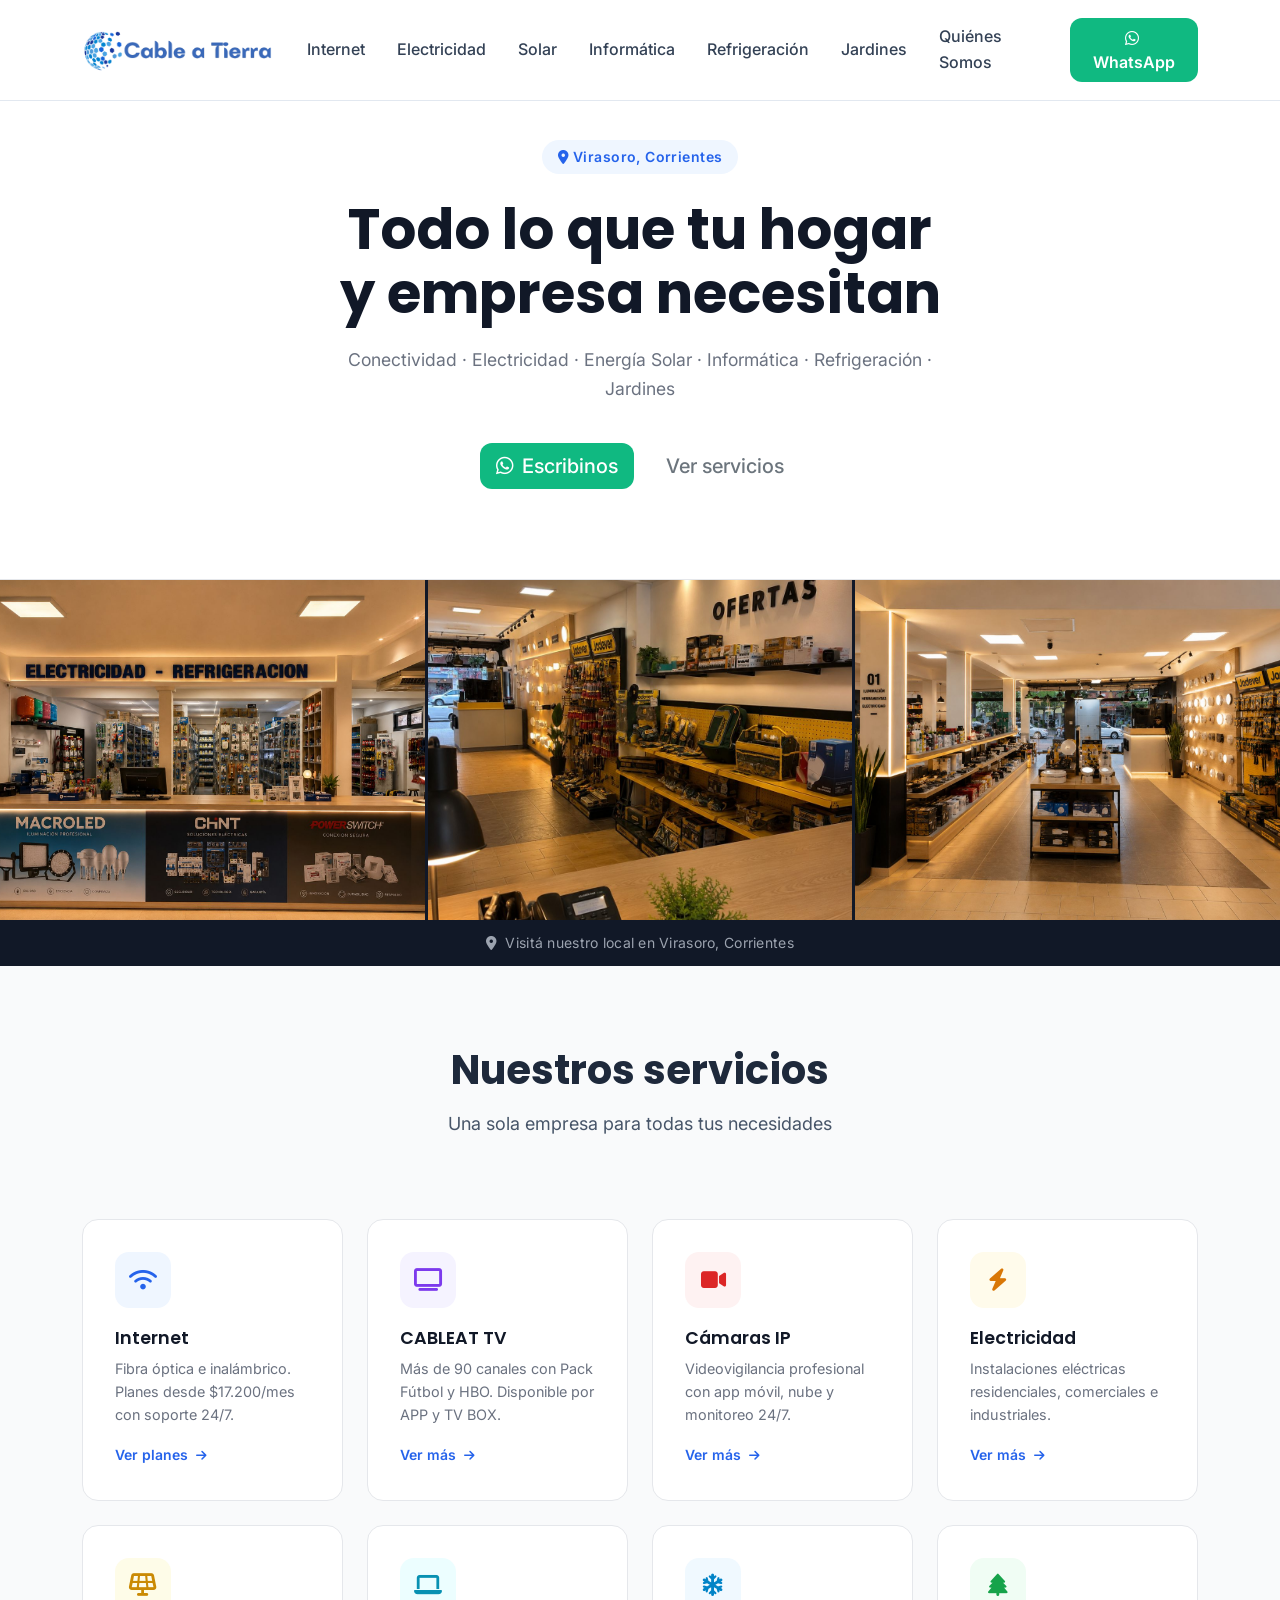
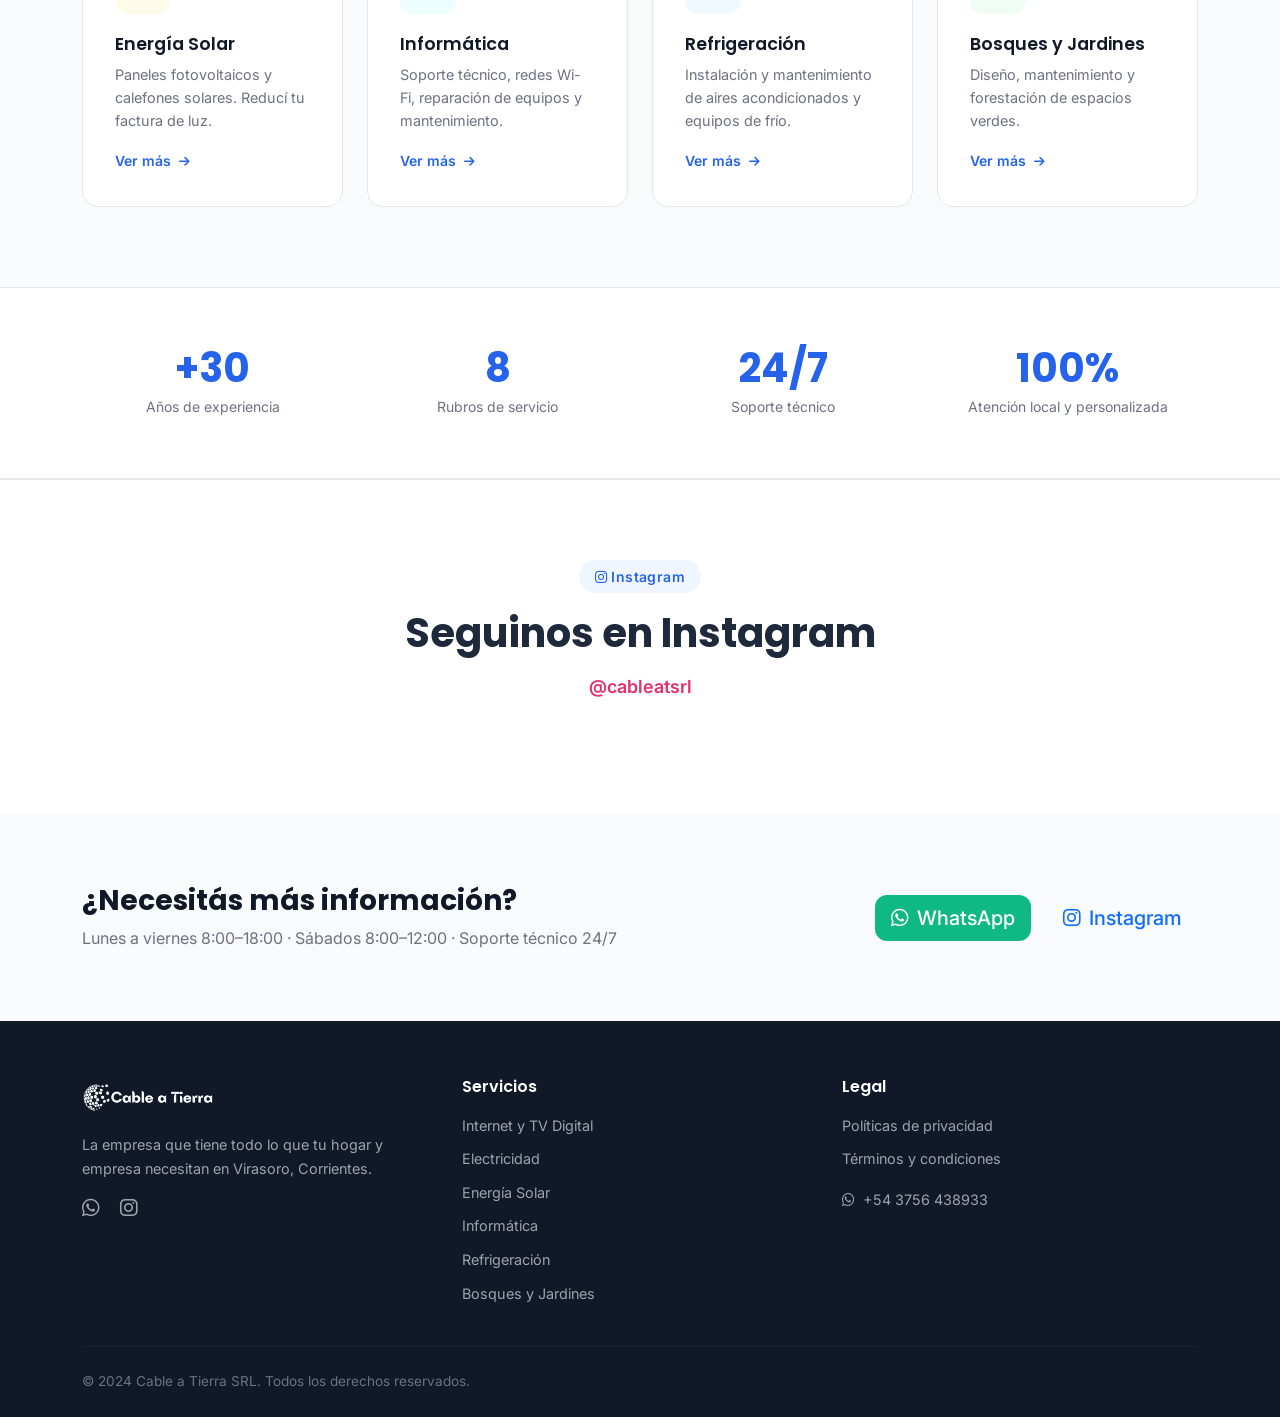
<file: index.html>
<!DOCTYPE html>
<html lang="es">
<head>
    <meta charset="UTF-8">
    <meta name="viewport" content="width=device-width, initial-scale=1.0">
    <title>Cable a Tierra - Soluciones para tu hogar y empresa en Virasoro</title>
    <meta name="description" content="Internet, TV Digital, Electricidad, Energía Solar, Informática, Refrigeración y Jardines en Virasoro, Corrientes.">
    <link href="https://cdn.jsdelivr.net/npm/bootstrap@5.3.0/dist/css/bootstrap.min.css" rel="stylesheet">
    <link rel="stylesheet" href="https://cdnjs.cloudflare.com/ajax/libs/font-awesome/6.4.0/css/all.min.css">
    <link href="https://fonts.googleapis.com/css2?family=Inter:wght@300;400;500;600;700&family=Poppins:wght@600;700&display=swap" rel="stylesheet">
    <link rel="stylesheet" href="styles.css">
    <!-- Google Tag Manager -->
    <script>(function(w,d,s,l,i){w[l]=w[l]||[];w[l].push({'gtm.start':
    new Date().getTime(),event:'gtm.js'});var f=d.getElementsByTagName(s)[0],
    j=d.createElement(s),dl=l!='dataLayer'?'&l='+l:'';j.async=true;j.src=
    'https://www.googletagmanager.com/gtm.js?id='+i+dl;f.parentNode.insertBefore(j,f);
    })(window,document,'script','dataLayer','GTM-PGJXGLJZ');</script>
    <!-- End Google Tag Manager -->
    <!-- Google tag (gtag.js) -->
    <script async src="https://www.googletagmanager.com/gtag/js?id=G-04BR76JN8S"></script>
    <script>
      window.dataLayer = window.dataLayer || [];
      function gtag(){dataLayer.push(arguments);}
      gtag('js', new Date());
      gtag('config', 'G-04BR76JN8S');
    </script>
</head>
<body>
    <!-- Google Tag Manager (noscript) -->
    <noscript><iframe src="https://www.googletagmanager.com/ns.html?id=GTM-PGJXGLJZ"
    height="0" width="0" style="display:none;visibility:hidden"></iframe></noscript>
    <!-- End Google Tag Manager (noscript) -->

    <!-- Navbar -->
    <nav class="navbar navbar-expand-lg fixed-top">
        <div class="container">
            <a class="navbar-brand" href="index.html">
                <img src="images/logo.png" alt="Cable a Tierra" class="logo">
            </a>
            <button class="navbar-toggler" type="button" data-bs-toggle="collapse" data-bs-target="#navbarNav">
                <span class="navbar-toggler-icon"></span>
            </button>
            <div class="collapse navbar-collapse" id="navbarNav">
                <ul class="navbar-nav ms-auto align-items-center">
                    <li class="nav-item"><a class="nav-link" href="internet.html">Internet</a></li>
                    <li class="nav-item"><a class="nav-link" href="electricidad.html">Electricidad</a></li>
                    <li class="nav-item"><a class="nav-link" href="solar.html">Solar</a></li>
                    <li class="nav-item"><a class="nav-link" href="informatica.html">Informática</a></li>
                    <li class="nav-item"><a class="nav-link" href="refrigeracion.html">Refrigeración</a></li>
                    <li class="nav-item"><a class="nav-link" href="jardines.html">Jardines</a></li>
                    <li class="nav-item"><a class="nav-link" href="nosotros.html">Quiénes Somos</a></li>
                    <li class="nav-item ms-2">
                        <a class="btn btn-success nav-cta" href="https://wa.me/5493756438933" target="_blank">
                            <i class="fab fa-whatsapp me-1"></i>WhatsApp
                        </a>
                    </li>
                </ul>
            </div>
        </div>
    </nav>

    <!-- Hero -->
    <section class="hub-hero">
        <div class="container">
            <div class="row justify-content-center text-center">
                <div class="col-lg-7">
                    <span class="hub-badge"><i class="fas fa-map-marker-alt me-1"></i>Virasoro, Corrientes</span>
                    <h1 class="hub-title">Todo lo que tu hogar<br>y empresa necesitan</h1>
                    <p class="hub-subtitle">Conectividad · Electricidad · Energía Solar · Informática · Refrigeración · Jardines</p>
                    <div class="hub-actions">
                        <a href="https://wa.me/5493756438933" class="btn btn-success btn-lg" target="_blank">
                            <i class="fab fa-whatsapp me-2"></i>Escribinos
                        </a>
                        <a href="#servicios" class="btn btn-outline-secondary btn-lg">Ver servicios</a>
                    </div>
                </div>
            </div>
        </div>
    </section>

    <!-- Fotos del local -->
    <section class="store-section">
        <div class="store-photos-strip">
            <img src="images/foto_interior1.jpeg" alt="Nuestro local - Cable a Tierra Virasoro">
            <img src="images/foto_interior2.jpeg" alt="Nuestro local - Cable a Tierra Virasoro">
            <img src="images/foto_interior3.jpeg" alt="Nuestro local - Cable a Tierra Virasoro">
        </div>
        <div class="store-caption">
            <i class="fas fa-map-marker-alt me-2"></i>Visitá nuestro local en Virasoro, Corrientes
        </div>
    </section>

    <!-- Servicios -->
    <section id="servicios" class="services-section">
        <div class="container">
            <div class="row justify-content-center mb-5">
                <div class="col-lg-6 text-center">
                    <h2 class="section-title">Nuestros servicios</h2>
                    <p class="section-subtitle">Una sola empresa para todas tus necesidades</p>
                </div>
            </div>
            <div class="row g-4">

                <div class="col-lg-3 col-md-6">
                    <a href="internet.html" class="service-card">
                        <div class="service-icon" style="background:#EFF6FF;color:#2563EB">
                            <i class="fas fa-wifi"></i>
                        </div>
                        <h4>Internet</h4>
                        <p>Fibra óptica e inalámbrico. Planes desde $17.200/mes con soporte 24/7.</p>
                        <span class="service-link">Ver planes <i class="fas fa-arrow-right"></i></span>
                    </a>
                </div>

                <div class="col-lg-3 col-md-6">
                    <a href="internet.html#tv-digital" class="service-card">
                        <div class="service-icon" style="background:#F5F3FF;color:#7C3AED">
                            <i class="fas fa-tv"></i>
                        </div>
                        <h4>CABLEAT TV</h4>
                        <p>Más de 90 canales con Pack Fútbol y HBO. Disponible por APP y TV BOX.</p>
                        <span class="service-link">Ver más <i class="fas fa-arrow-right"></i></span>
                    </a>
                </div>

                <div class="col-lg-3 col-md-6">
                    <a href="internet.html#camaras" class="service-card">
                        <div class="service-icon" style="background:#FEF2F2;color:#DC2626">
                            <i class="fas fa-video"></i>
                        </div>
                        <h4>Cámaras IP</h4>
                        <p>Videovigilancia profesional con app móvil, nube y monitoreo 24/7.</p>
                        <span class="service-link">Ver más <i class="fas fa-arrow-right"></i></span>
                    </a>
                </div>

                <div class="col-lg-3 col-md-6">
                    <a href="electricidad.html" class="service-card">
                        <div class="service-icon" style="background:#FFFBEB;color:#D97706">
                            <i class="fas fa-bolt"></i>
                        </div>
                        <h4>Electricidad</h4>
                        <p>Instalaciones eléctricas residenciales, comerciales e industriales.</p>
                        <span class="service-link">Ver más <i class="fas fa-arrow-right"></i></span>
                    </a>
                </div>

                <div class="col-lg-3 col-md-6">
                    <a href="solar.html" class="service-card">
                        <div class="service-icon" style="background:#FEFCE8;color:#CA8A04">
                            <i class="fas fa-solar-panel"></i>
                        </div>
                        <h4>Energía Solar</h4>
                        <p>Paneles fotovoltaicos y calefones solares. Reducí tu factura de luz.</p>
                        <span class="service-link">Ver más <i class="fas fa-arrow-right"></i></span>
                    </a>
                </div>

                <div class="col-lg-3 col-md-6">
                    <a href="informatica.html" class="service-card">
                        <div class="service-icon" style="background:#ECFEFF;color:#0891B2">
                            <i class="fas fa-laptop"></i>
                        </div>
                        <h4>Informática</h4>
                        <p>Soporte técnico, redes Wi-Fi, reparación de equipos y mantenimiento.</p>
                        <span class="service-link">Ver más <i class="fas fa-arrow-right"></i></span>
                    </a>
                </div>

                <div class="col-lg-3 col-md-6">
                    <a href="refrigeracion.html" class="service-card">
                        <div class="service-icon" style="background:#F0F9FF;color:#0284C7">
                            <i class="fas fa-snowflake"></i>
                        </div>
                        <h4>Refrigeración</h4>
                        <p>Instalación y mantenimiento de aires acondicionados y equipos de frío.</p>
                        <span class="service-link">Ver más <i class="fas fa-arrow-right"></i></span>
                    </a>
                </div>

                <div class="col-lg-3 col-md-6">
                    <a href="jardines.html" class="service-card">
                        <div class="service-icon" style="background:#F0FDF4;color:#16A34A">
                            <i class="fas fa-tree"></i>
                        </div>
                        <h4>Bosques y Jardines</h4>
                        <p>Diseño, mantenimiento y forestación de espacios verdes.</p>
                        <span class="service-link">Ver más <i class="fas fa-arrow-right"></i></span>
                    </a>
                </div>

            </div>
        </div>
    </section>

    <!-- Stats -->
    <section class="stats-section">
        <div class="container">
            <div class="row text-center g-4">
                <div class="col-6 col-md-3">
                    <div class="stat-number">+30</div>
                    <div class="stat-label">Años de experiencia</div>
                </div>
                <div class="col-6 col-md-3">
                    <div class="stat-number">8</div>
                    <div class="stat-label">Rubros de servicio</div>
                </div>
                <div class="col-6 col-md-3">
                    <div class="stat-number">24/7</div>
                    <div class="stat-label">Soporte técnico</div>
                </div>
                <div class="col-6 col-md-3">
                    <div class="stat-number">100%</div>
                    <div class="stat-label">Atención local y personalizada</div>
                </div>
            </div>
        </div>
    </section>

    <!-- Instagram Feed -->
    <section class="instagram-section">
        <div class="container">
            <div class="text-center mb-4">
                <span class="hub-badge mb-3 d-inline-block">
                    <i class="fab fa-instagram me-1"></i>Instagram
                </span>
                <h2 class="section-title">Seguinos en Instagram</h2>
                <p class="section-subtitle">
                    <a href="https://instagram.com/cableatsrl" target="_blank" style="color:#E1306C; text-decoration:none; font-weight:600;">@cableatsrl</a>
                </p>
            </div>
            <behold-widget feed-id="vJK6573dkyxBEqepvdRP"></behold-widget>
            <script>
              (() => {
                const d=document,s=d.createElement("script");s.type="module";
                s.src="https://w.behold.so/widget.js";d.head.append(s);
              })();
            </script>
        </div>
    </section>

    <!-- Contacto -->
    <section class="contact-bar">
        <div class="container">
            <div class="row align-items-center justify-content-between g-4">
                <div class="col-lg-6">
                    <h2>¿Necesitás más información?</h2>
                    <p>Lunes a viernes 8:00–18:00 · Sábados 8:00–12:00 · Soporte técnico 24/7</p>
                </div>
                <div class="col-lg-4 d-flex gap-3 justify-content-lg-end flex-wrap">
                    <a href="https://wa.me/5493756438933" class="btn btn-success btn-lg" target="_blank">
                        <i class="fab fa-whatsapp me-2"></i>WhatsApp
                    </a>
                    <a href="https://instagram.com/cableatsrl" class="btn btn-outline-primary btn-lg" target="_blank">
                        <i class="fab fa-instagram me-2"></i>Instagram
                    </a>
                </div>
            </div>
        </div>
    </section>

    <!-- Footer -->
    <footer>
        <div class="container">
            <div class="row gy-4">
                <div class="col-lg-4">
                    <img src="images/logo.png" alt="Cable a Tierra" class="footer-logo mb-3">
                    <p>La empresa que tiene todo lo que tu hogar y empresa necesitan en Virasoro, Corrientes.</p>
                    <div class="mt-3">
                        <a href="https://wa.me/5493756438933" class="footer-social me-3" target="_blank"><i class="fab fa-whatsapp fa-lg"></i></a>
                        <a href="https://instagram.com/cableatsrl" class="footer-social" target="_blank"><i class="fab fa-instagram fa-lg"></i></a>
                    </div>
                </div>
                <div class="col-lg-4">
                    <h6>Servicios</h6>
                    <ul class="list-unstyled footer-links">
                        <li><a href="internet.html">Internet y TV Digital</a></li>
                        <li><a href="electricidad.html">Electricidad</a></li>
                        <li><a href="solar.html">Energía Solar</a></li>
                        <li><a href="informatica.html">Informática</a></li>
                        <li><a href="refrigeracion.html">Refrigeración</a></li>
                        <li><a href="jardines.html">Bosques y Jardines</a></li>
                    </ul>
                </div>
                <div class="col-lg-4">
                    <h6>Legal</h6>
                    <ul class="list-unstyled footer-links">
                        <li><a href="politicas.html">Políticas de privacidad</a></li>
                        <li><a href="terminos.html">Términos y condiciones</a></li>
                    </ul>
                    <p class="mt-3" style="color:#9CA3AF;font-size:0.9rem"><i class="fab fa-whatsapp me-2"></i>+54 3756 438933</p>
                </div>
            </div>
            <hr class="footer-divider">
            <p class="footer-copy">&copy; 2024 Cable a Tierra SRL. Todos los derechos reservados.</p>
        </div>
    </footer>

    <script src="https://cdn.jsdelivr.net/npm/bootstrap@5.3.0/dist/js/bootstrap.bundle.min.js"></script>
    <script src="script.js"></script>
</body>
</html>
</file>
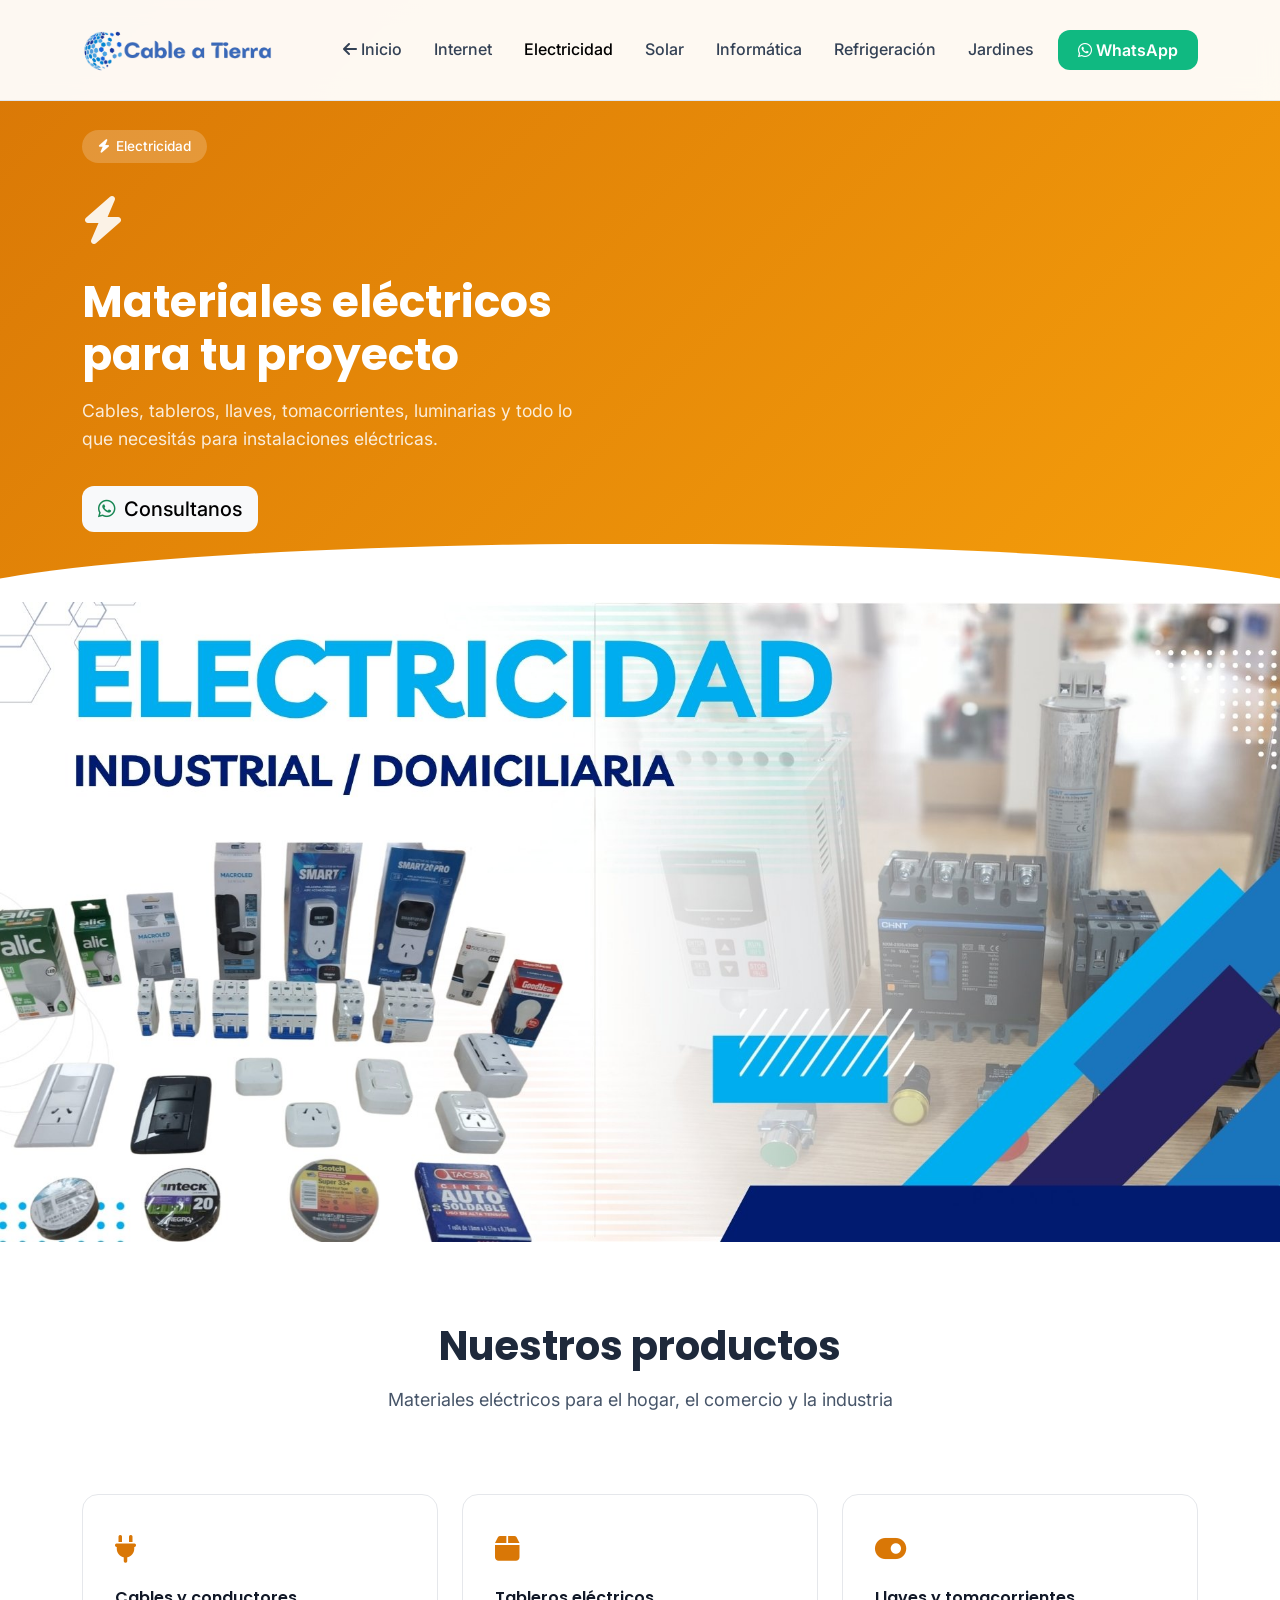
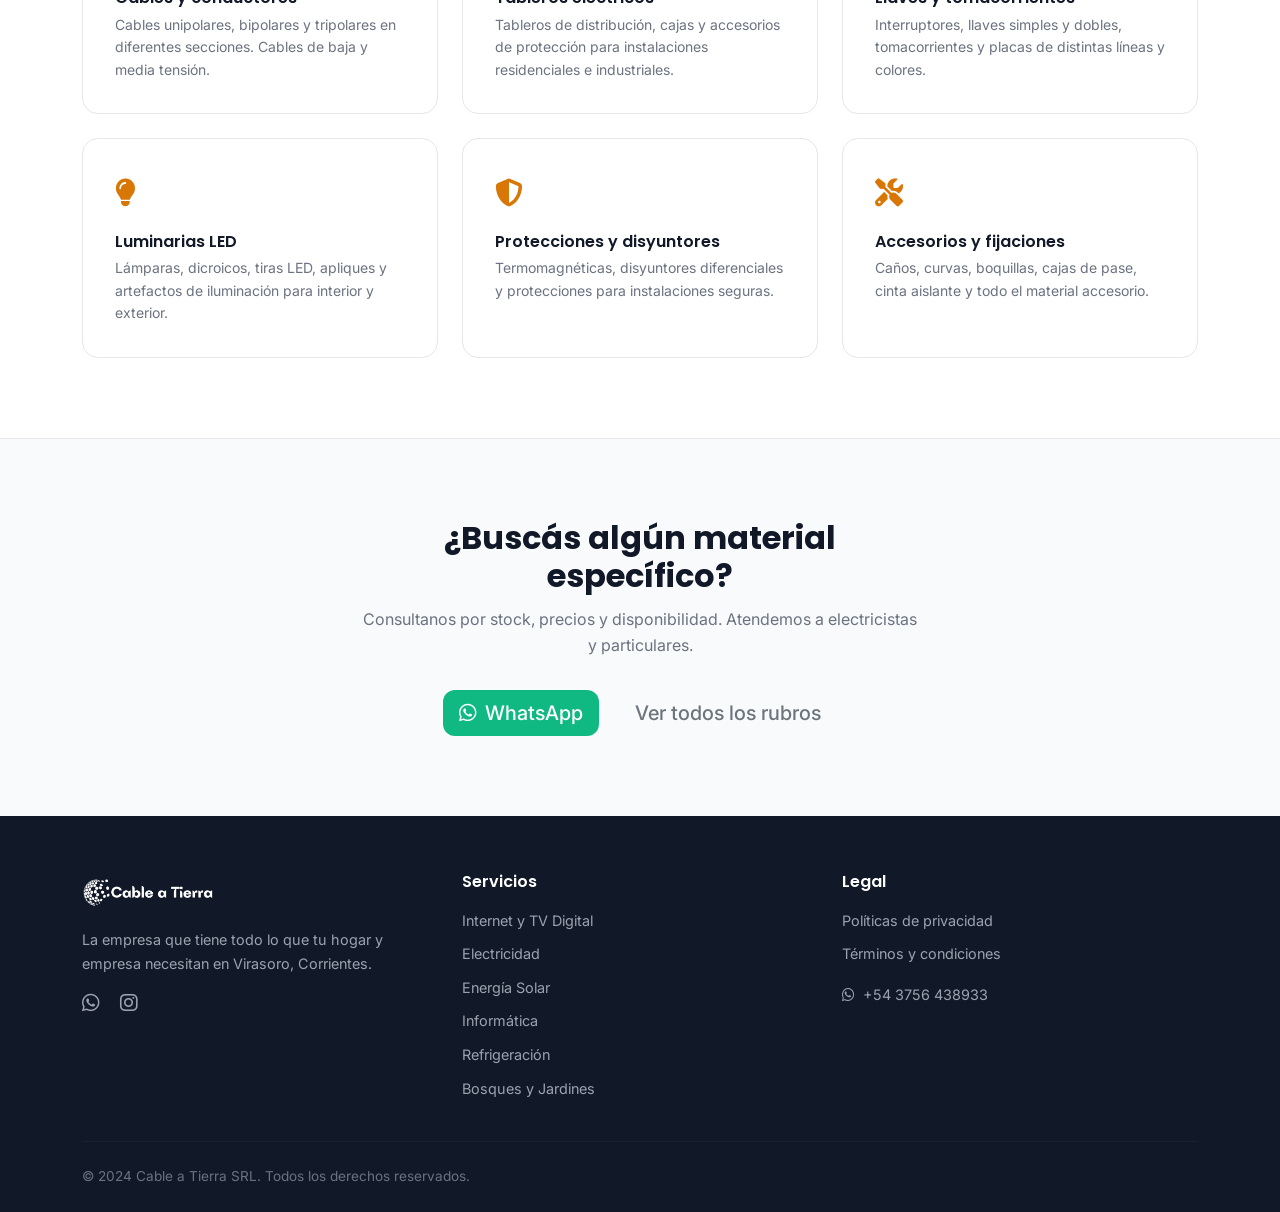
<file: electricidad.html>
<!DOCTYPE html>
<html lang="es">
<head>
    <meta charset="UTF-8">
    <meta name="viewport" content="width=device-width, initial-scale=1.0">
    <title>Electricidad - Cable a Tierra Virasoro</title>
    <meta name="description" content="Instalaciones eléctricas residenciales, comerciales e industriales en Virasoro. Tableros, iluminación LED, mantenimiento y más.">
    <link href="https://cdn.jsdelivr.net/npm/bootstrap@5.3.0/dist/css/bootstrap.min.css" rel="stylesheet">
    <link rel="stylesheet" href="https://cdnjs.cloudflare.com/ajax/libs/font-awesome/6.4.0/css/all.min.css">
    <link href="https://fonts.googleapis.com/css2?family=Inter:wght@300;400;500;600;700&family=Poppins:wght@600;700&display=swap" rel="stylesheet">
    <link rel="stylesheet" href="styles.css">
    <!-- Google Tag Manager -->
    <script>(function(w,d,s,l,i){w[l]=w[l]||[];w[l].push({'gtm.start':
    new Date().getTime(),event:'gtm.js'});var f=d.getElementsByTagName(s)[0],
    j=d.createElement(s),dl=l!='dataLayer'?'&l='+l:'';j.async=true;j.src=
    'https://www.googletagmanager.com/gtm.js?id='+i+dl;f.parentNode.insertBefore(j,f);
    })(window,document,'script','dataLayer','GTM-PGJXGLJZ');</script>
    <!-- End Google Tag Manager -->
    <!-- Google tag (gtag.js) -->
    <script async src="https://www.googletagmanager.com/gtag/js?id=G-04BR76JN8S"></script>
    <script>
      window.dataLayer = window.dataLayer || [];
      function gtag(){dataLayer.push(arguments);}
      gtag('js', new Date());
      gtag('config', 'G-04BR76JN8S');
    </script>
</head>
<body>
    <!-- Google Tag Manager (noscript) -->
    <noscript><iframe src="https://www.googletagmanager.com/ns.html?id=GTM-PGJXGLJZ"
    height="0" width="0" style="display:none;visibility:hidden"></iframe></noscript>
    <!-- End Google Tag Manager (noscript) -->

    <nav class="navbar navbar-expand-lg fixed-top">
        <div class="container">
            <a class="navbar-brand" href="index.html">
                <img src="images/logo.png" alt="Cable a Tierra" class="logo">
            </a>
            <button class="navbar-toggler" type="button" data-bs-toggle="collapse" data-bs-target="#navbarNav">
                <span class="navbar-toggler-icon"></span>
            </button>
            <div class="collapse navbar-collapse" id="navbarNav">
                <ul class="navbar-nav ms-auto align-items-center">
                    <li class="nav-item"><a class="nav-link" href="index.html"><i class="fas fa-arrow-left me-1"></i>Inicio</a></li>
                    <li class="nav-item"><a class="nav-link" href="internet.html">Internet</a></li>
                    <li class="nav-item"><a class="nav-link active" href="electricidad.html">Electricidad</a></li>
                    <li class="nav-item"><a class="nav-link" href="solar.html">Solar</a></li>
                    <li class="nav-item"><a class="nav-link" href="informatica.html">Informática</a></li>
                    <li class="nav-item"><a class="nav-link" href="refrigeracion.html">Refrigeración</a></li>
                    <li class="nav-item"><a class="nav-link" href="jardines.html">Jardines</a></li>
                    <li class="nav-item ms-2">
                        <a class="btn btn-success nav-cta" href="https://wa.me/5493756410828" target="_blank">
                            <i class="fab fa-whatsapp me-1"></i>WhatsApp
                        </a>
                    </li>
                </ul>
            </div>
        </div>
    </nav>

    <!-- Hero -->
    <section class="service-hero" style="background: linear-gradient(135deg, #D97706 0%, #F59E0B 100%);">
        <div class="container">
            <div class="service-hero-inner">
                <div class="service-hero-badge">
                    <i class="fas fa-bolt"></i> Electricidad
                </div>
                <div class="service-hero-icon"><i class="fas fa-bolt"></i></div>
                <h1 class="service-hero-title">Materiales eléctricos<br>para tu proyecto</h1>
                <p class="service-hero-subtitle">Cables, tableros, llaves, tomacorrientes, luminarias y todo lo que necesitás para instalaciones eléctricas.</p>
                <a href="https://wa.me/5493756410828?text=Hola,%20me%20interesa%20la%20secci%C3%B3n%20de%20Electricidad" class="btn btn-light btn-lg" target="_blank">
                    <i class="fab fa-whatsapp me-2 text-success"></i>Consultanos
                </a>
            </div>
        </div>
    </section>

    <!-- Banner -->
    <div class="page-banner-wrap">
        <img src="images/Electricidad banner.jpg" alt="Electricidad Industrial y Domiciliaria" class="page-banner">
    </div>

    <!-- Productos -->
    <section class="features-grid">
        <div class="container">
            <div class="row justify-content-center mb-5">
                <div class="col-lg-6 text-center">
                    <h2 class="section-title">Nuestros productos</h2>
                    <p class="section-subtitle">Materiales eléctricos para el hogar, el comercio y la industria</p>
                </div>
            </div>
            <div class="row g-4">
                <div class="col-lg-4 col-md-6">
                    <div class="feature-card">
                        <div class="feature-card-icon" style="color:#D97706"><i class="fas fa-plug"></i></div>
                        <h5>Cables y conductores</h5>
                        <p>Cables unipolares, bipolares y tripolares en diferentes secciones. Cables de baja y media tensión.</p>
                    </div>
                </div>
                <div class="col-lg-4 col-md-6">
                    <div class="feature-card">
                        <div class="feature-card-icon" style="color:#D97706"><i class="fas fa-box"></i></div>
                        <h5>Tableros eléctricos</h5>
                        <p>Tableros de distribución, cajas y accesorios de protección para instalaciones residenciales e industriales.</p>
                    </div>
                </div>
                <div class="col-lg-4 col-md-6">
                    <div class="feature-card">
                        <div class="feature-card-icon" style="color:#D97706"><i class="fas fa-toggle-on"></i></div>
                        <h5>Llaves y tomacorrientes</h5>
                        <p>Interruptores, llaves simples y dobles, tomacorrientes y placas de distintas líneas y colores.</p>
                    </div>
                </div>
                <div class="col-lg-4 col-md-6">
                    <div class="feature-card">
                        <div class="feature-card-icon" style="color:#D97706"><i class="fas fa-lightbulb"></i></div>
                        <h5>Luminarias LED</h5>
                        <p>Lámparas, dicroicos, tiras LED, apliques y artefactos de iluminación para interior y exterior.</p>
                    </div>
                </div>
                <div class="col-lg-4 col-md-6">
                    <div class="feature-card">
                        <div class="feature-card-icon" style="color:#D97706"><i class="fas fa-shield-alt"></i></div>
                        <h5>Protecciones y disyuntores</h5>
                        <p>Termomagnéticas, disyuntores diferenciales y protecciones para instalaciones seguras.</p>
                    </div>
                </div>
                <div class="col-lg-4 col-md-6">
                    <div class="feature-card">
                        <div class="feature-card-icon" style="color:#D97706"><i class="fas fa-tools"></i></div>
                        <h5>Accesorios y fijaciones</h5>
                        <p>Caños, curvas, boquillas, cajas de pase, cinta aislante y todo el material accesorio.</p>
                    </div>
                </div>
            </div>
        </div>
    </section>

    <!-- CTA -->
    <section class="cta-section">
        <div class="container">
            <div class="col-lg-6 mx-auto">
                <h2>¿Buscás algún material específico?</h2>
                <p>Consultanos por stock, precios y disponibilidad. Atendemos a electricistas y particulares.</p>
                <a href="https://wa.me/5493756410828?text=Hola,%20me%20interesa%20la%20secci%C3%B3n%20de%20Electricidad" class="btn btn-success btn-lg me-3" target="_blank">
                    <i class="fab fa-whatsapp me-2"></i>WhatsApp
                </a>
                <a href="index.html" class="btn btn-outline-secondary btn-lg">Ver todos los rubros</a>
            </div>
        </div>
    </section>

    <!-- Footer -->
    <footer>
        <div class="container">
            <div class="row gy-4">
                <div class="col-lg-4">
                    <img src="images/logo.png" alt="Cable a Tierra" class="footer-logo mb-3">
                    <p>La empresa que tiene todo lo que tu hogar y empresa necesitan en Virasoro, Corrientes.</p>
                    <div class="mt-3">
                        <a href="https://wa.me/5493756410828" class="footer-social me-3" target="_blank"><i class="fab fa-whatsapp fa-lg"></i></a>
                        <a href="https://instagram.com/cableatsrl" class="footer-social" target="_blank"><i class="fab fa-instagram fa-lg"></i></a>
                    </div>
                </div>
                <div class="col-lg-4">
                    <h6>Servicios</h6>
                    <ul class="list-unstyled footer-links">
                        <li><a href="internet.html">Internet y TV Digital</a></li>
                        <li><a href="electricidad.html">Electricidad</a></li>
                        <li><a href="solar.html">Energía Solar</a></li>
                        <li><a href="informatica.html">Informática</a></li>
                        <li><a href="refrigeracion.html">Refrigeración</a></li>
                        <li><a href="jardines.html">Bosques y Jardines</a></li>
                    </ul>
                </div>
                <div class="col-lg-4">
                    <h6>Legal</h6>
                    <ul class="list-unstyled footer-links">
                        <li><a href="politicas.html">Políticas de privacidad</a></li>
                        <li><a href="terminos.html">Términos y condiciones</a></li>
                    </ul>
                    <p class="mt-3" style="color:#9CA3AF;font-size:0.9rem"><i class="fab fa-whatsapp me-2"></i>+54 3756 438933</p>
                </div>
            </div>
            <hr class="footer-divider">
            <p class="footer-copy">&copy; 2024 Cable a Tierra SRL. Todos los derechos reservados.</p>
        </div>
    </footer>

    <script src="https://cdn.jsdelivr.net/npm/bootstrap@5.3.0/dist/js/bootstrap.bundle.min.js"></script>
    <script src="script.js"></script>
</body>
</html>
</file>
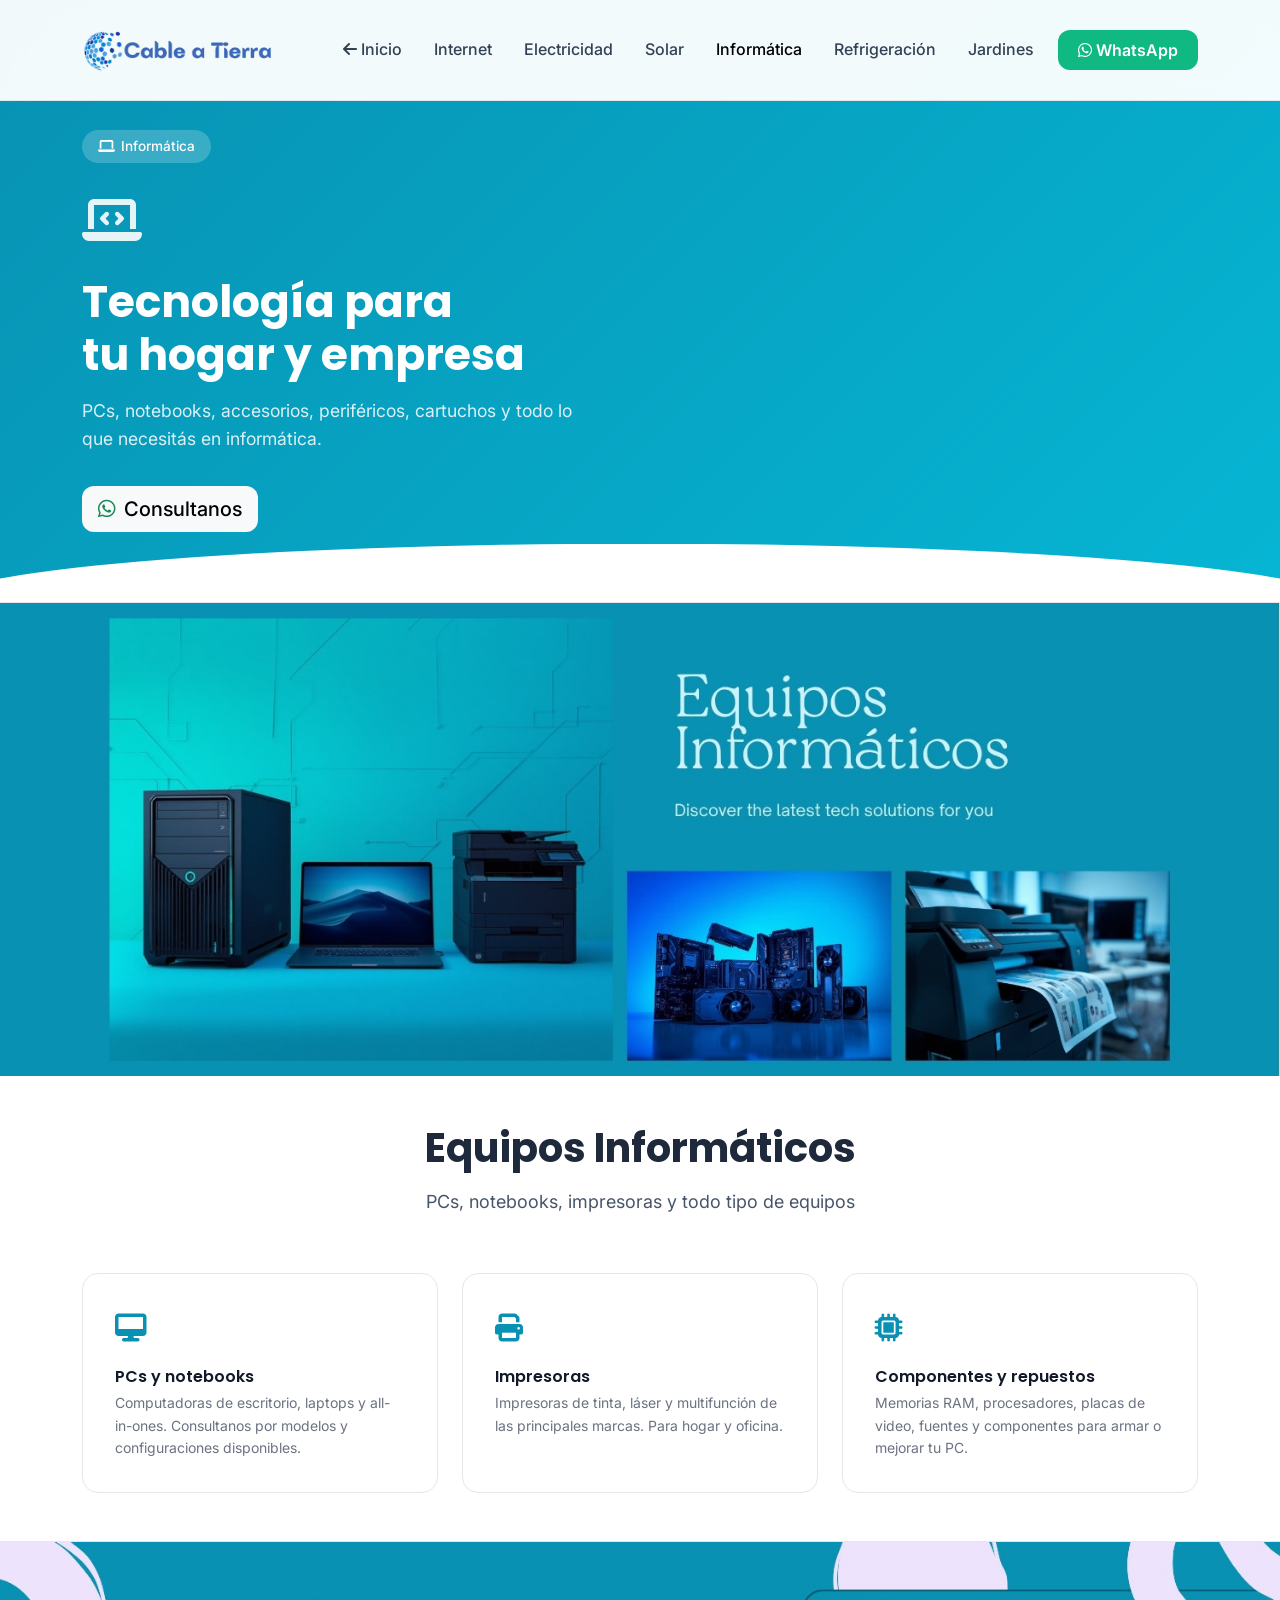
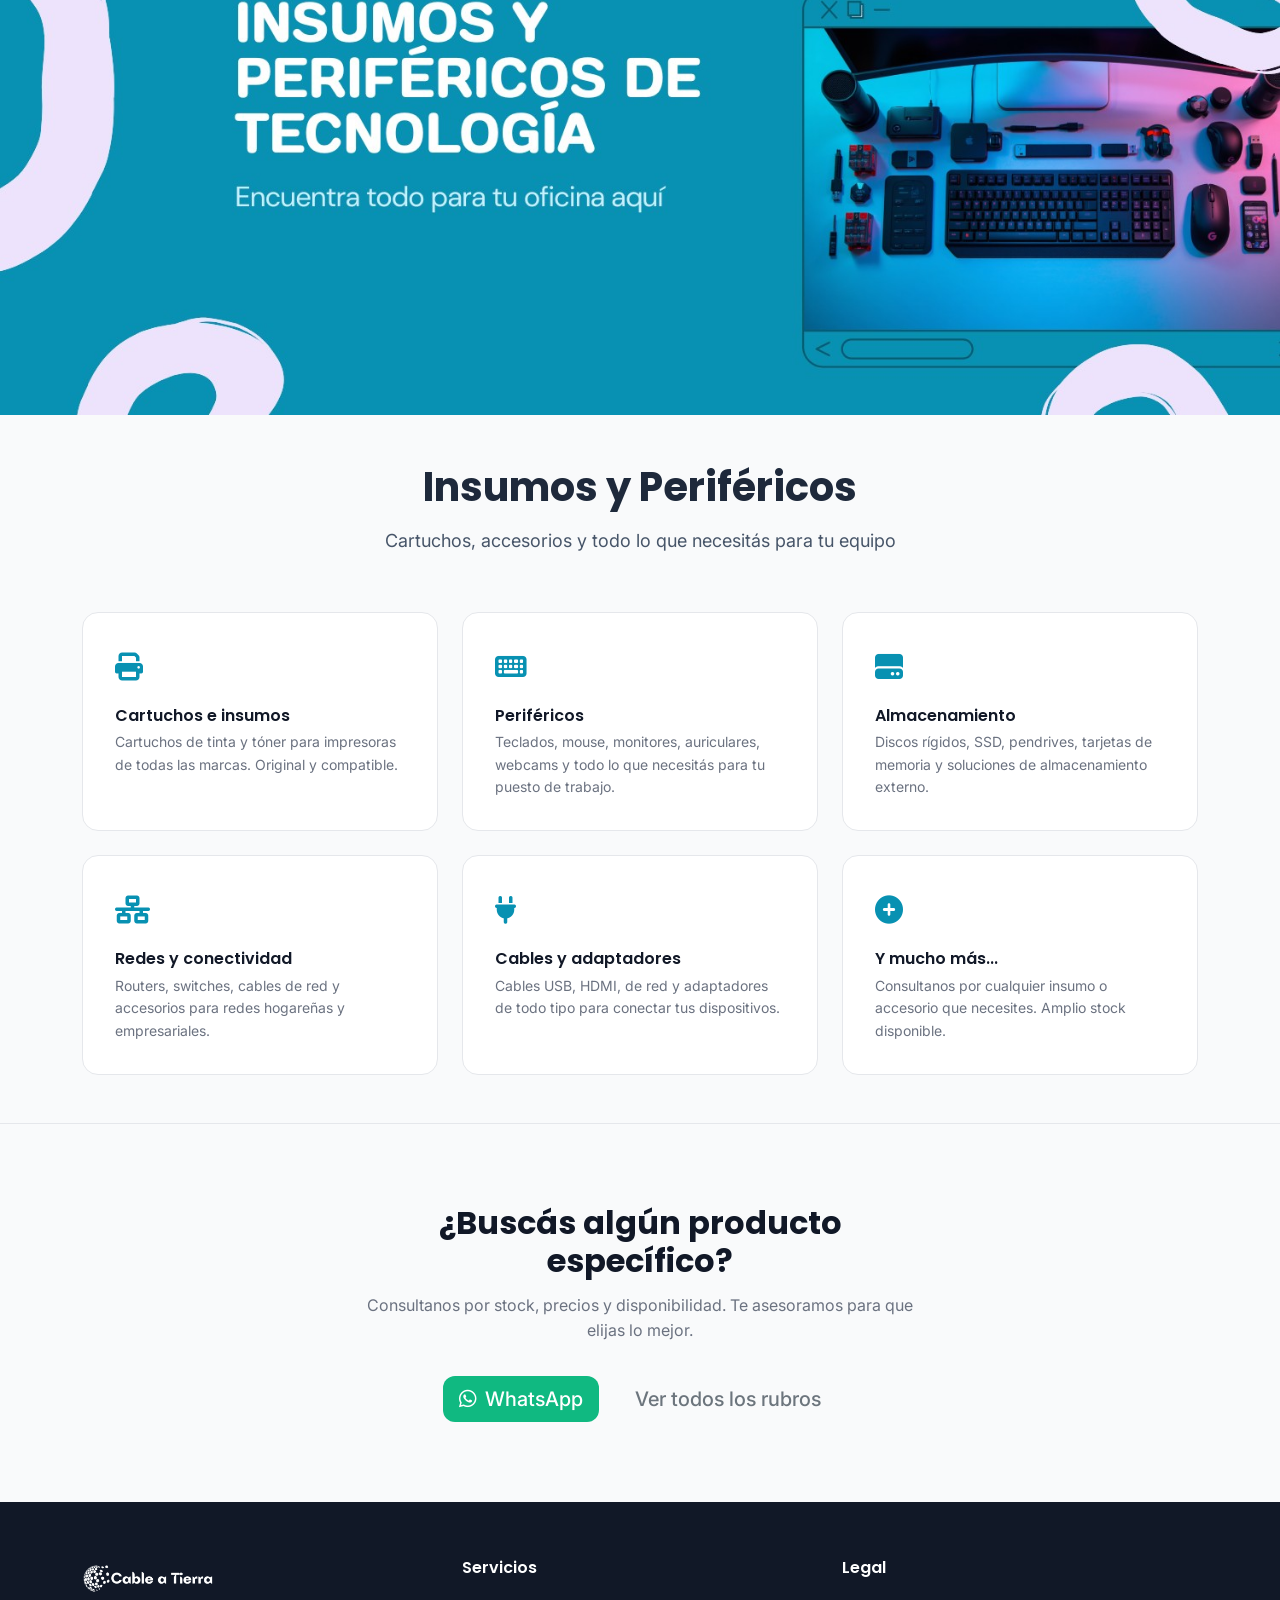
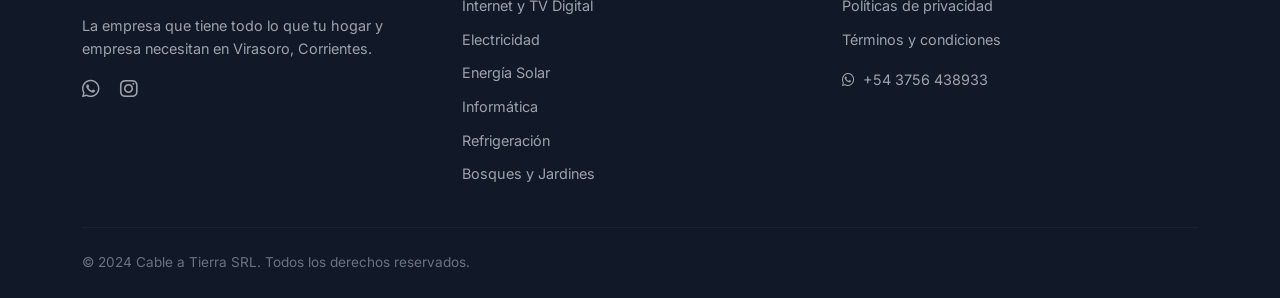
<file: informatica.html>
<!DOCTYPE html>
<html lang="es">
<head>
    <meta charset="UTF-8">
    <meta name="viewport" content="width=device-width, initial-scale=1.0">
    <title>Informática - Cable a Tierra Virasoro</title>
    <meta name="description" content="Soporte técnico, reparación de PC, redes Wi-Fi y mantenimiento informático en Virasoro.">
    <link href="https://cdn.jsdelivr.net/npm/bootstrap@5.3.0/dist/css/bootstrap.min.css" rel="stylesheet">
    <link rel="stylesheet" href="https://cdnjs.cloudflare.com/ajax/libs/font-awesome/6.4.0/css/all.min.css">
    <link href="https://fonts.googleapis.com/css2?family=Inter:wght@300;400;500;600;700&family=Poppins:wght@600;700&display=swap" rel="stylesheet">
    <link rel="stylesheet" href="styles.css">
    <!-- Google Tag Manager -->
    <script>(function(w,d,s,l,i){w[l]=w[l]||[];w[l].push({'gtm.start':
    new Date().getTime(),event:'gtm.js'});var f=d.getElementsByTagName(s)[0],
    j=d.createElement(s),dl=l!='dataLayer'?'&l='+l:'';j.async=true;j.src=
    'https://www.googletagmanager.com/gtm.js?id='+i+dl;f.parentNode.insertBefore(j,f);
    })(window,document,'script','dataLayer','GTM-PGJXGLJZ');</script>
    <!-- End Google Tag Manager -->
    <!-- Google tag (gtag.js) -->
    <script async src="https://www.googletagmanager.com/gtag/js?id=G-04BR76JN8S"></script>
    <script>
      window.dataLayer = window.dataLayer || [];
      function gtag(){dataLayer.push(arguments);}
      gtag('js', new Date());
      gtag('config', 'G-04BR76JN8S');
    </script>
</head>
<body>
    <!-- Google Tag Manager (noscript) -->
    <noscript><iframe src="https://www.googletagmanager.com/ns.html?id=GTM-PGJXGLJZ"
    height="0" width="0" style="display:none;visibility:hidden"></iframe></noscript>
    <!-- End Google Tag Manager (noscript) -->

    <nav class="navbar navbar-expand-lg fixed-top">
        <div class="container">
            <a class="navbar-brand" href="index.html">
                <img src="images/logo.png" alt="Cable a Tierra" class="logo">
            </a>
            <button class="navbar-toggler" type="button" data-bs-toggle="collapse" data-bs-target="#navbarNav">
                <span class="navbar-toggler-icon"></span>
            </button>
            <div class="collapse navbar-collapse" id="navbarNav">
                <ul class="navbar-nav ms-auto align-items-center">
                    <li class="nav-item"><a class="nav-link" href="index.html"><i class="fas fa-arrow-left me-1"></i>Inicio</a></li>
                    <li class="nav-item"><a class="nav-link" href="internet.html">Internet</a></li>
                    <li class="nav-item"><a class="nav-link" href="electricidad.html">Electricidad</a></li>
                    <li class="nav-item"><a class="nav-link" href="solar.html">Solar</a></li>
                    <li class="nav-item"><a class="nav-link active" href="informatica.html">Informática</a></li>
                    <li class="nav-item"><a class="nav-link" href="refrigeracion.html">Refrigeración</a></li>
                    <li class="nav-item"><a class="nav-link" href="jardines.html">Jardines</a></li>
                    <li class="nav-item ms-2">
                        <a class="btn btn-success nav-cta" href="https://wa.me/5493756411091" target="_blank">
                            <i class="fab fa-whatsapp me-1"></i>WhatsApp
                        </a>
                    </li>
                </ul>
            </div>
        </div>
    </nav>

    <!-- Hero -->
    <section class="service-hero" style="background: linear-gradient(135deg, #0891B2 0%, #06B6D4 100%);">
        <div class="container">
            <div class="service-hero-inner">
                <div class="service-hero-badge">
                    <i class="fas fa-laptop"></i> Informática
                </div>
                <div class="service-hero-icon"><i class="fas fa-laptop-code"></i></div>
                <h1 class="service-hero-title">Tecnología para<br>tu hogar y empresa</h1>
                <p class="service-hero-subtitle">PCs, notebooks, accesorios, periféricos, cartuchos y todo lo que necesitás en informática.</p>
                <a href="https://wa.me/5493756411091?text=Hola,%20me%20interesa%20la%20secci%C3%B3n%20de%20Inform%C3%A1tica" class="btn btn-light btn-lg" target="_blank">
                    <i class="fab fa-whatsapp me-2 text-success"></i>Consultanos
                </a>
            </div>
        </div>
    </section>

    <!-- SECCIÓN 1: Equipos -->
    <section class="product-section bg-white">
        <div class="product-section-banner">
            <img src="images/informatica equipos banner.jpg" alt="Equipos Informáticos">
        </div>
        <div class="container py-5">
            <div class="row justify-content-center mb-4">
                <div class="col-lg-7 text-center">
                    <h2 class="section-title">Equipos Informáticos</h2>
                    <p class="section-subtitle">PCs, notebooks, impresoras y todo tipo de equipos</p>
                </div>
            </div>
            <div class="row g-4">
                <div class="col-lg-4 col-md-6">
                    <div class="feature-card">
                        <div class="feature-card-icon" style="color:#0891B2"><i class="fas fa-desktop"></i></div>
                        <h5>PCs y notebooks</h5>
                        <p>Computadoras de escritorio, laptops y all-in-ones. Consultanos por modelos y configuraciones disponibles.</p>
                    </div>
                </div>
                <div class="col-lg-4 col-md-6">
                    <div class="feature-card">
                        <div class="feature-card-icon" style="color:#0891B2"><i class="fas fa-print"></i></div>
                        <h5>Impresoras</h5>
                        <p>Impresoras de tinta, láser y multifunción de las principales marcas. Para hogar y oficina.</p>
                    </div>
                </div>
                <div class="col-lg-4 col-md-6">
                    <div class="feature-card">
                        <div class="feature-card-icon" style="color:#0891B2"><i class="fas fa-microchip"></i></div>
                        <h5>Componentes y repuestos</h5>
                        <p>Memorias RAM, procesadores, placas de video, fuentes y componentes para armar o mejorar tu PC.</p>
                    </div>
                </div>
            </div>
        </div>
    </section>

    <!-- SECCIÓN 2: Insumos y Periféricos -->
    <section class="product-section" style="background:#F9FAFB;">
        <div class="product-section-banner">
            <img src="images/informatica insumos banner.jpg" alt="Insumos y Periféricos">
        </div>
        <div class="container py-5">
            <div class="row justify-content-center mb-4">
                <div class="col-lg-7 text-center">
                    <h2 class="section-title">Insumos y Periféricos</h2>
                    <p class="section-subtitle">Cartuchos, accesorios y todo lo que necesitás para tu equipo</p>
                </div>
            </div>
            <div class="row g-4">
                <div class="col-lg-4 col-md-6">
                    <div class="feature-card">
                        <div class="feature-card-icon" style="color:#0891B2"><i class="fas fa-print"></i></div>
                        <h5>Cartuchos e insumos</h5>
                        <p>Cartuchos de tinta y tóner para impresoras de todas las marcas. Original y compatible.</p>
                    </div>
                </div>
                <div class="col-lg-4 col-md-6">
                    <div class="feature-card">
                        <div class="feature-card-icon" style="color:#0891B2"><i class="fas fa-keyboard"></i></div>
                        <h5>Periféricos</h5>
                        <p>Teclados, mouse, monitores, auriculares, webcams y todo lo que necesitás para tu puesto de trabajo.</p>
                    </div>
                </div>
                <div class="col-lg-4 col-md-6">
                    <div class="feature-card">
                        <div class="feature-card-icon" style="color:#0891B2"><i class="fas fa-hdd"></i></div>
                        <h5>Almacenamiento</h5>
                        <p>Discos rígidos, SSD, pendrives, tarjetas de memoria y soluciones de almacenamiento externo.</p>
                    </div>
                </div>
                <div class="col-lg-4 col-md-6">
                    <div class="feature-card">
                        <div class="feature-card-icon" style="color:#0891B2"><i class="fas fa-network-wired"></i></div>
                        <h5>Redes y conectividad</h5>
                        <p>Routers, switches, cables de red y accesorios para redes hogareñas y empresariales.</p>
                    </div>
                </div>
                <div class="col-lg-4 col-md-6">
                    <div class="feature-card">
                        <div class="feature-card-icon" style="color:#0891B2"><i class="fas fa-plug"></i></div>
                        <h5>Cables y adaptadores</h5>
                        <p>Cables USB, HDMI, de red y adaptadores de todo tipo para conectar tus dispositivos.</p>
                    </div>
                </div>
                <div class="col-lg-4 col-md-6">
                    <div class="feature-card">
                        <div class="feature-card-icon" style="color:#0891B2"><i class="fas fa-plus-circle"></i></div>
                        <h5>Y mucho más...</h5>
                        <p>Consultanos por cualquier insumo o accesorio que necesites. Amplio stock disponible.</p>
                    </div>
                </div>
            </div>
        </div>
    </section>

    <!-- CTA -->
    <section class="cta-section">
        <div class="container">
            <div class="col-lg-6 mx-auto">
                <h2>¿Buscás algún producto específico?</h2>
                <p>Consultanos por stock, precios y disponibilidad. Te asesoramos para que elijas lo mejor.</p>
                <a href="https://wa.me/5493756411091?text=Hola,%20me%20interesa%20la%20secci%C3%B3n%20de%20Inform%C3%A1tica" class="btn btn-success btn-lg me-3" target="_blank">
                    <i class="fab fa-whatsapp me-2"></i>WhatsApp
                </a>
                <a href="index.html" class="btn btn-outline-secondary btn-lg">Ver todos los rubros</a>
            </div>
        </div>
    </section>

    <!-- Footer -->
    <footer>
        <div class="container">
            <div class="row gy-4">
                <div class="col-lg-4">
                    <img src="images/logo.png" alt="Cable a Tierra" class="footer-logo mb-3">
                    <p>La empresa que tiene todo lo que tu hogar y empresa necesitan en Virasoro, Corrientes.</p>
                    <div class="mt-3">
                        <a href="https://wa.me/5493756411091" class="footer-social me-3" target="_blank"><i class="fab fa-whatsapp fa-lg"></i></a>
                        <a href="https://instagram.com/cableatsrl" class="footer-social" target="_blank"><i class="fab fa-instagram fa-lg"></i></a>
                    </div>
                </div>
                <div class="col-lg-4">
                    <h6>Servicios</h6>
                    <ul class="list-unstyled footer-links">
                        <li><a href="internet.html">Internet y TV Digital</a></li>
                        <li><a href="electricidad.html">Electricidad</a></li>
                        <li><a href="solar.html">Energía Solar</a></li>
                        <li><a href="informatica.html">Informática</a></li>
                        <li><a href="refrigeracion.html">Refrigeración</a></li>
                        <li><a href="jardines.html">Bosques y Jardines</a></li>
                    </ul>
                </div>
                <div class="col-lg-4">
                    <h6>Legal</h6>
                    <ul class="list-unstyled footer-links">
                        <li><a href="politicas.html">Políticas de privacidad</a></li>
                        <li><a href="terminos.html">Términos y condiciones</a></li>
                    </ul>
                    <p class="mt-3" style="color:#9CA3AF;font-size:0.9rem"><i class="fab fa-whatsapp me-2"></i>+54 3756 438933</p>
                </div>
            </div>
            <hr class="footer-divider">
            <p class="footer-copy">&copy; 2024 Cable a Tierra SRL. Todos los derechos reservados.</p>
        </div>
    </footer>

    <script src="https://cdn.jsdelivr.net/npm/bootstrap@5.3.0/dist/js/bootstrap.bundle.min.js"></script>
    <script src="script.js"></script>
</body>
</html>
</file>
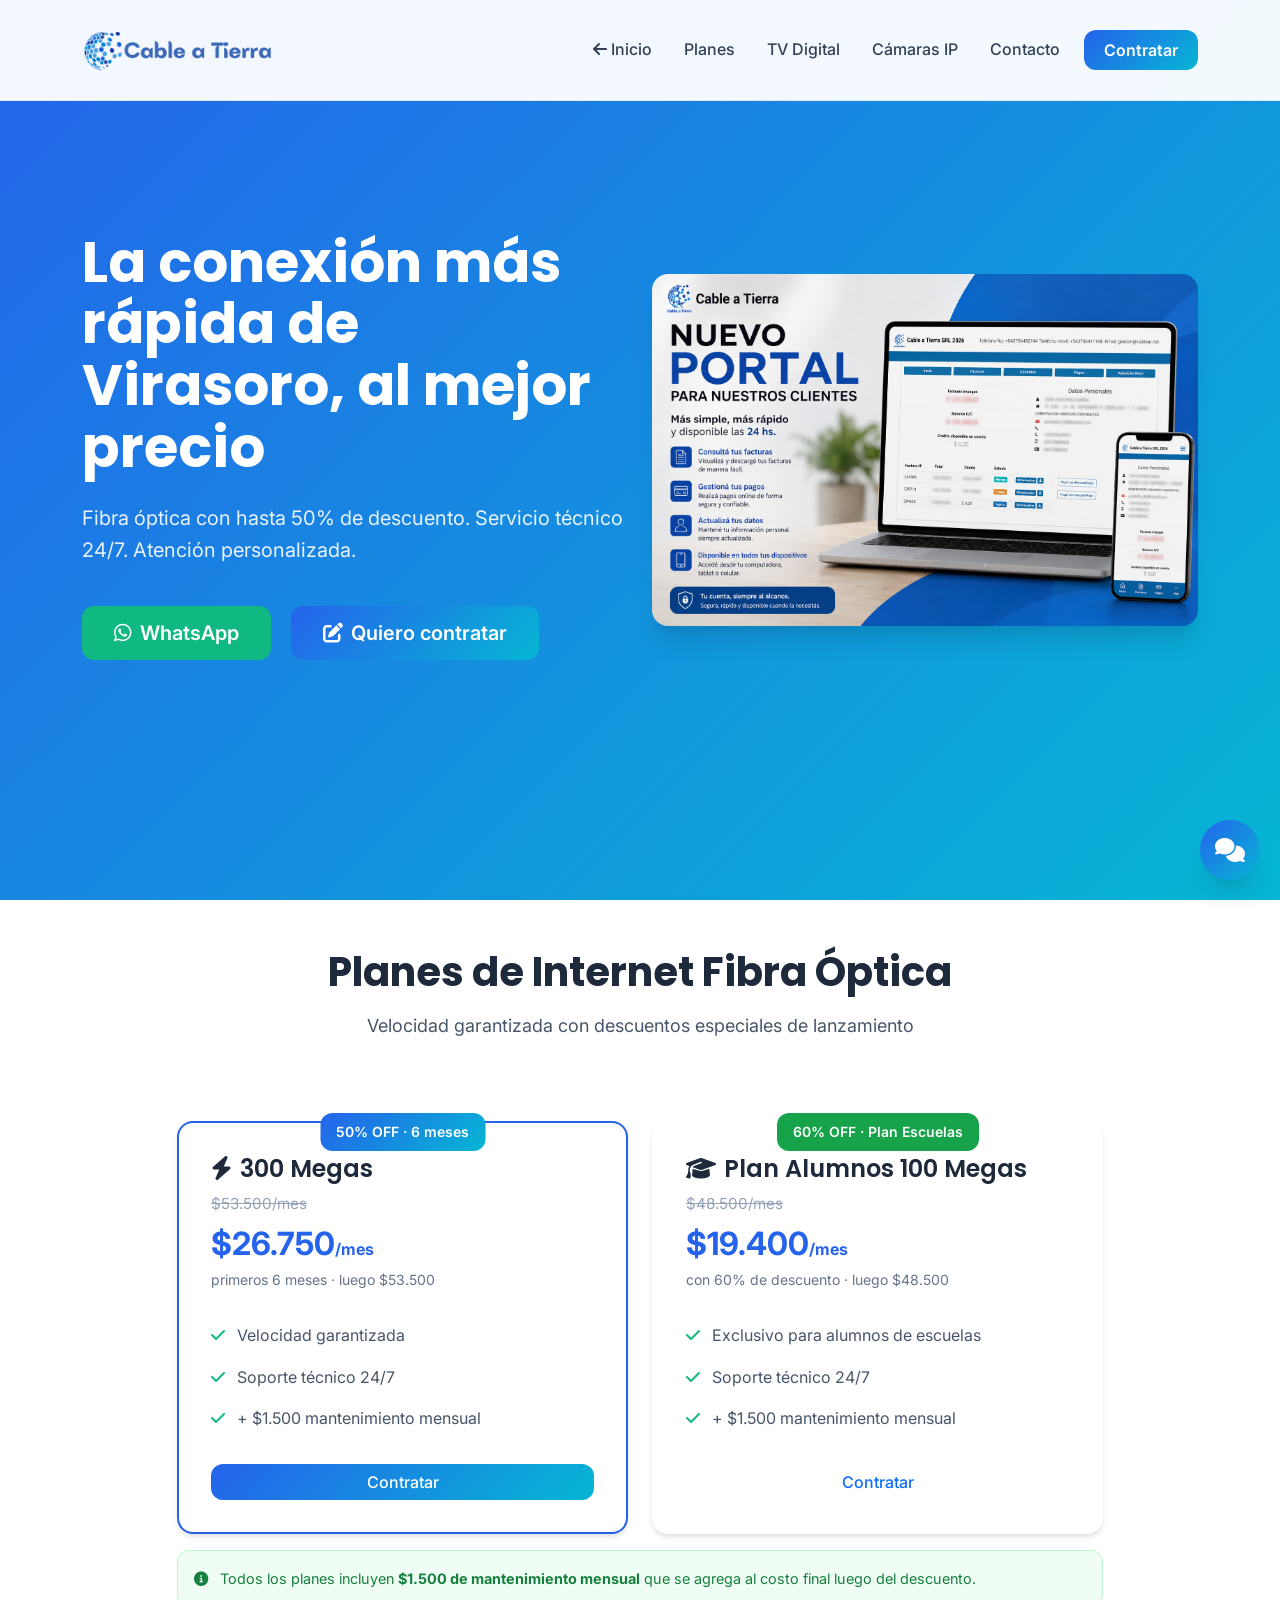
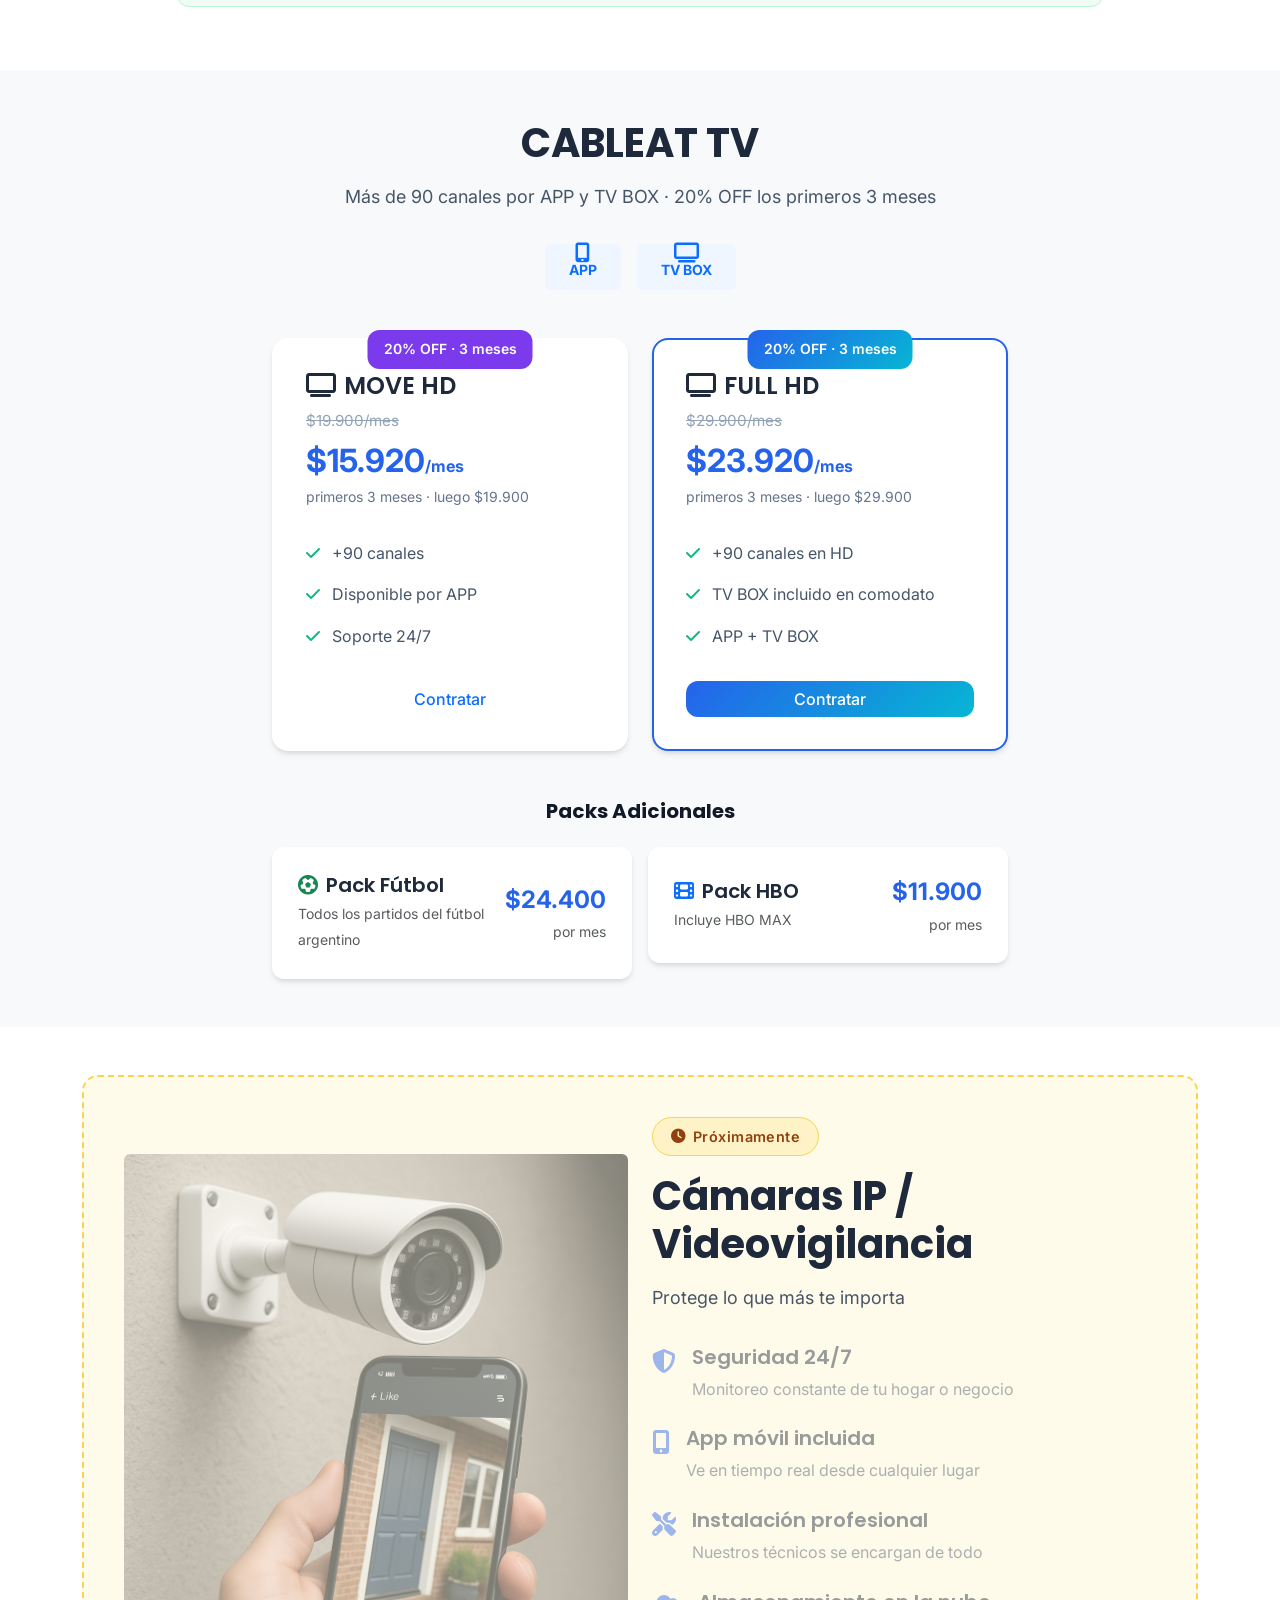
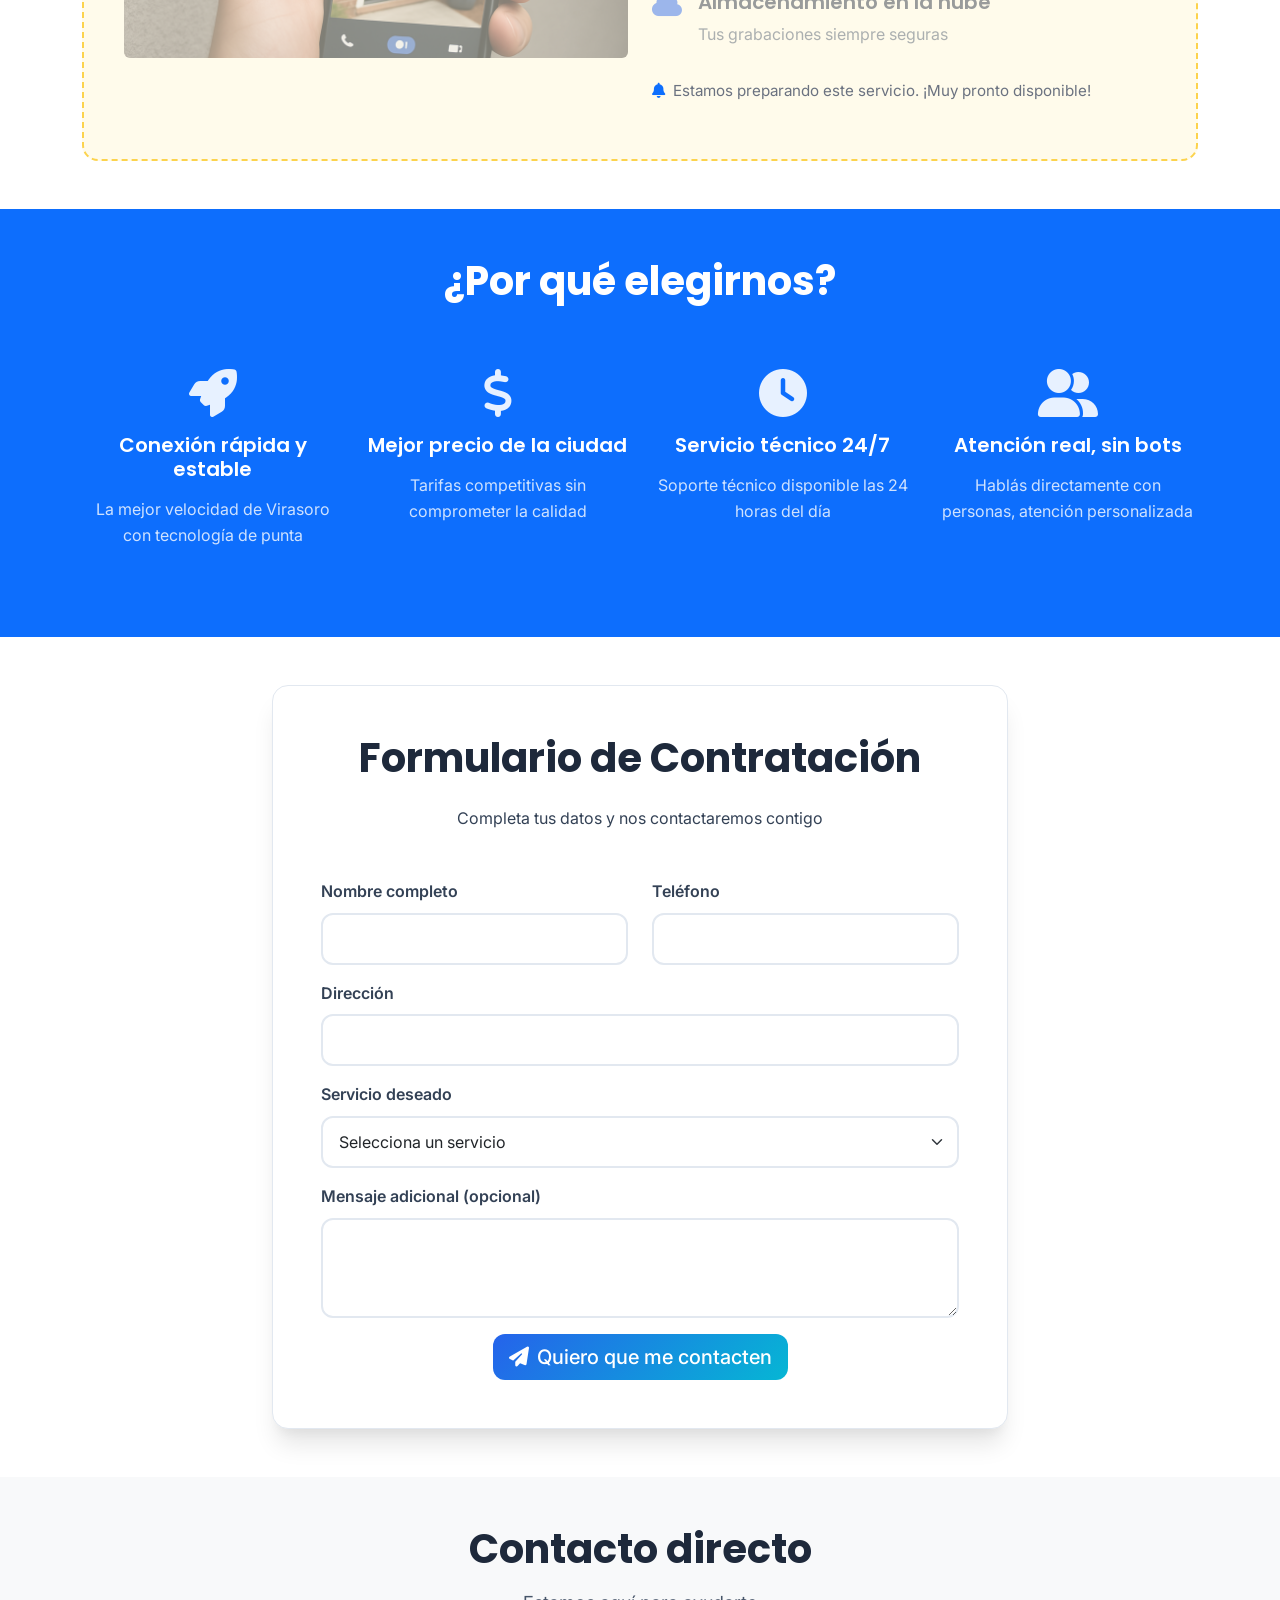
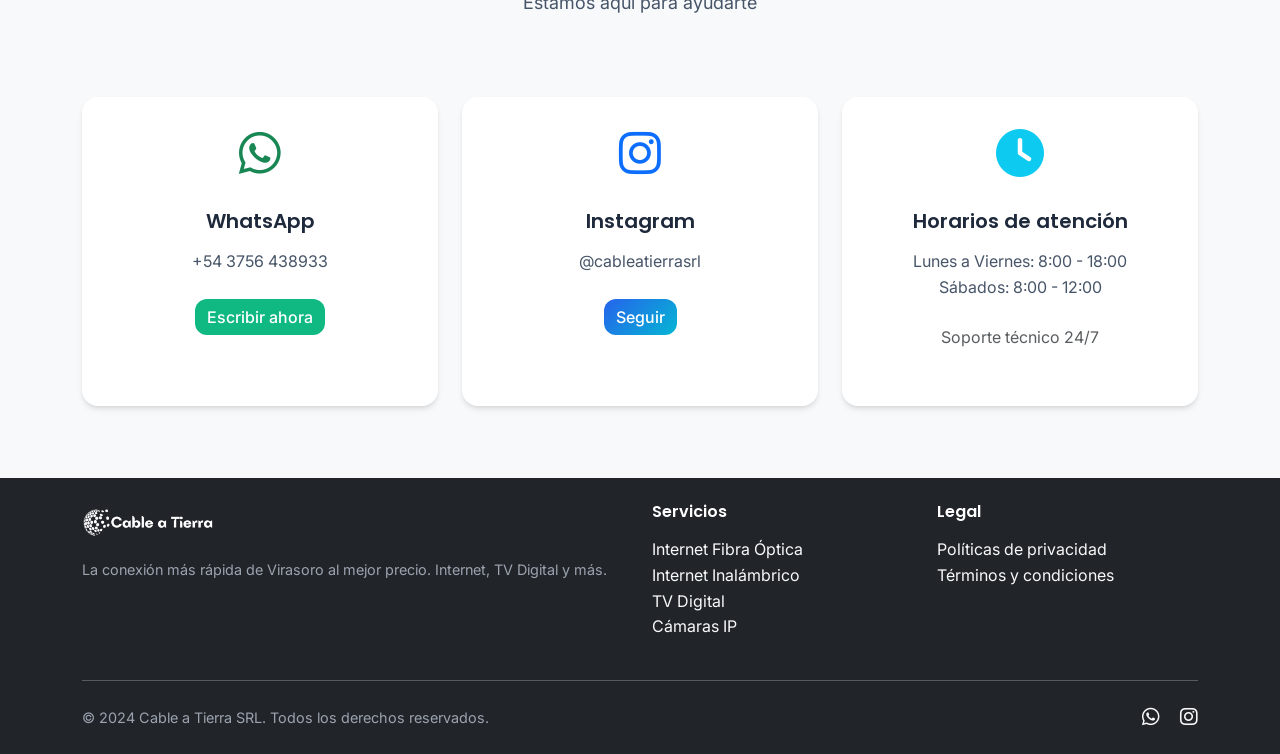
<file: internet.html>
<!DOCTYPE html>
<html lang="es">
<head>
    <meta charset="UTF-8">
    <meta name="viewport" content="width=device-width, initial-scale=1.0">
    <title>Internet y TV Digital - Cable a Tierra Virasoro</title>
    <meta name="description" content="La conexión más rápida de Virasoro al mejor precio. Internet fibra óptica, TV digital, cámaras IP. Servicio técnico 24/7.">
    
    <!-- Bootstrap CSS -->
    <link href="https://cdn.jsdelivr.net/npm/bootstrap@5.3.0/dist/css/bootstrap.min.css" rel="stylesheet">
    <!-- Font Awesome -->
    <link rel="stylesheet" href="https://cdnjs.cloudflare.com/ajax/libs/font-awesome/6.4.0/css/all.min.css">
    <!-- Google Fonts -->
    <link href="https://fonts.googleapis.com/css2?family=Inter:wght@300;400;500;600;700&family=Poppins:wght@300;400;500;600;700&display=swap" rel="stylesheet">
    
    <!-- Custom CSS -->
    <link rel="stylesheet" href="styles.css">
    <!-- Google Tag Manager -->
    <script>(function(w,d,s,l,i){w[l]=w[l]||[];w[l].push({'gtm.start':
    new Date().getTime(),event:'gtm.js'});var f=d.getElementsByTagName(s)[0],
    j=d.createElement(s),dl=l!='dataLayer'?'&l='+l:'';j.async=true;j.src=
    'https://www.googletagmanager.com/gtm.js?id='+i+dl;f.parentNode.insertBefore(j,f);
    })(window,document,'script','dataLayer','GTM-PGJXGLJZ');</script>
    <!-- End Google Tag Manager -->
    <!-- Google tag (gtag.js) -->
    <script async src="https://www.googletagmanager.com/gtag/js?id=G-04BR76JN8S"></script>
    <script>
      window.dataLayer = window.dataLayer || [];
      function gtag(){dataLayer.push(arguments);}
      gtag('js', new Date());
      gtag('config', 'G-04BR76JN8S');
    </script>
</head>
<body>
    <!-- Google Tag Manager (noscript) -->
    <noscript><iframe src="https://www.googletagmanager.com/ns.html?id=GTM-PGJXGLJZ"
    height="0" width="0" style="display:none;visibility:hidden"></iframe></noscript>
    <!-- End Google Tag Manager (noscript) -->
    <!-- Navigation -->
    <nav class="navbar navbar-expand-lg navbar-light fixed-top">
        <div class="container">
            <a class="navbar-brand" href="index.html">
                <img src="images/logo.png" alt="Cable a Tierra" class="logo">
            </a>
            <button class="navbar-toggler" type="button" data-bs-toggle="collapse" data-bs-target="#navbarNav">
                <span class="navbar-toggler-icon"></span>
            </button>
            <div class="collapse navbar-collapse" id="navbarNav">
                <ul class="navbar-nav ms-auto align-items-center">
                    <li class="nav-item">
                        <a class="nav-link" href="index.html"><i class="fas fa-arrow-left me-1"></i>Inicio</a>
                    </li>
                    <li class="nav-item">
                        <a class="nav-link" href="#planes">Planes</a>
                    </li>
                    <li class="nav-item">
                        <a class="nav-link" href="#tv-digital">TV Digital</a>
                    </li>
                    <li class="nav-item">
                        <a class="nav-link" href="#camaras">Cámaras IP</a>
                    </li>
                    <li class="nav-item">
                        <a class="nav-link" href="#contacto">Contacto</a>
                    </li>
                    <li class="nav-item ms-2">
                        <a class="btn btn-primary nav-cta" href="#contratar">Contratar</a>
                    </li>
                </ul>
            </div>
        </div>
    </nav>

    <!-- Hero Section -->
    <section id="home" class="hero-section">
        <div class="hero-background"></div>
        <div class="container">
            <div class="row align-items-center min-vh-100">
                <div class="col-lg-6">
                    <div class="hero-content">
                        <h1 class="hero-title">La conexión más rápida de Virasoro, al mejor precio</h1>
                        <p class="hero-subtitle">Fibra óptica con hasta 50% de descuento. Servicio técnico 24/7. Atención personalizada.</p>
                        <div class="hero-buttons">
                            <a href="https://wa.me/5493756438933" class="btn btn-success btn-lg me-3" target="_blank">
                                <i class="fab fa-whatsapp me-2"></i>WhatsApp
                            </a>
                            <a href="#contratar" class="btn btn-primary btn-lg">
                                <i class="fas fa-edit me-2"></i>Quiero contratar
                            </a>
                        </div>
                    </div>
                </div>
                <div class="col-lg-6">
                    <div class="hero-image">
                        <a href="https://cableatierra.wispro.co/portal/sign_in?locale=es" target="_blank">
                            <img src="images/portal_clientes.png" alt="Nuevo Portal para Clientes Cable a Tierra" class="img-fluid" style="cursor:pointer;">
                        </a>
                    </div>
                </div>
            </div>
        </div>
    </section>

    <!-- Planes de Internet -->
    <section id="planes" class="py-5">
        <div class="container">
            <div class="row">
                <div class="col-12 text-center mb-5">
                    <h2 class="section-title">Planes de Internet Fibra Óptica</h2>
                    <p class="section-subtitle">Velocidad garantizada con descuentos especiales de lanzamiento</p>
                </div>
            </div>

            <div class="row justify-content-center g-4 mb-3">

                <!-- Plan 300 MB -->
                <div class="col-lg-5 col-md-8">
                    <div class="plan-card featured">
                        <div class="plan-badge">50% OFF · 6 meses</div>
                        <div class="plan-header">
                            <h4><i class="fas fa-bolt me-2"></i>300 Megas</h4>
                            <div class="plan-price-original">$53.500/mes</div>
                            <div class="plan-price">$26.750<span style="font-size:1rem">/mes</span></div>
                            <div class="plan-period">primeros 6 meses · luego $53.500</div>
                        </div>
                        <div class="plan-features">
                            <ul>
                                <li><i class="fas fa-check"></i> Velocidad garantizada</li>
                                <li><i class="fas fa-check"></i> Soporte técnico 24/7</li>
                                <li><i class="fas fa-check"></i> + $1.500 mantenimiento mensual</li>
                            </ul>
                        </div>
                        <a href="#contratar" class="btn btn-primary w-100">Contratar</a>
                    </div>
                </div>

                <!-- Plan Alumnos -->
                <div class="col-lg-5 col-md-8">
                    <div class="plan-card">
                        <div class="plan-badge" style="background:#16A34A">60% OFF · Plan Escuelas</div>
                        <div class="plan-header">
                            <h4><i class="fas fa-graduation-cap me-2"></i>Plan Alumnos 100 Megas</h4>
                            <div class="plan-price-original">$48.500/mes</div>
                            <div class="plan-price">$19.400<span style="font-size:1rem">/mes</span></div>
                            <div class="plan-period">con 60% de descuento · luego $48.500</div>
                        </div>
                        <div class="plan-features">
                            <ul>
                                <li><i class="fas fa-check"></i> Exclusivo para alumnos de escuelas</li>
                                <li><i class="fas fa-check"></i> Soporte técnico 24/7</li>
                                <li><i class="fas fa-check"></i> + $1.500 mantenimiento mensual</li>
                            </ul>
                        </div>
                        <a href="#contratar" class="btn btn-outline-primary w-100">Contratar</a>
                    </div>
                </div>

            </div>
            <div class="row justify-content-center">
                <div class="col-lg-10">
                    <div class="alert" style="background:#F0FDF4;border:1px solid #BBF7D0;border-radius:12px;color:#15803D;font-size:0.9rem">
                        <i class="fas fa-info-circle me-2"></i>
                        Todos los planes incluyen <strong>$1.500 de mantenimiento mensual</strong> que se agrega al costo final luego del descuento.
                    </div>
                </div>
            </div>

            <!-- Sección Inalámbrico oculta pero mantenida por compatibilidad -->
            <div style="display:none">
                <div class="tab-pane fade" id="wireless" role="tabpanel">
                    <div class="row justify-content-center">
                        <div class="col-lg-4 col-md-6 mb-4">
                            <div class="plan-card">
                                <div class="plan-header">
                                    <h4>2 MB</h4>
                                    <div class="plan-price">$17.200</div>
                                    <div class="plan-period">por mes</div>
                                </div>
                                <div class="plan-features">
                                    <ul>
                                        <li><i class="fas fa-check"></i> Ideal para navegación</li>
                                        <li><i class="fas fa-check"></i> Instalación: $20.000</li>
                                        <li><i class="fas fa-check"></i> Soporte 24/7</li>
                                    </ul>
                                </div>
                                <a href="#contratar" class="btn btn-outline-primary w-100">Contratar</a>
                            </div>
                        </div>
                        <div class="col-lg-4 col-md-6 mb-4">
                            <div class="plan-card">
                                <div class="plan-header">
                                    <h4>4 MB</h4>
                                    <div class="plan-price">$20.400</div>
                                    <div class="plan-period">por mes</div>
                                </div>
                                <div class="plan-features">
                                    <ul>
                                        <li><i class="fas fa-check"></i> Streaming básico</li>
                                        <li><i class="fas fa-check"></i> Instalación: $20.000</li>
                                        <li><i class="fas fa-check"></i> Soporte 24/7</li>
                                    </ul>
                                </div>
                                <a href="#contratar" class="btn btn-outline-primary w-100">Contratar</a>
                            </div>
                        </div>
                        <div class="col-lg-4 col-md-6 mb-4">
                            <div class="plan-card">
                                <div class="plan-header">
                                    <h4>6 MB</h4>
                                    <div class="plan-price">$27.400</div>
                                    <div class="plan-period">por mes</div>
                                </div>
                                <div class="plan-features">
                                    <ul>
                                        <li><i class="fas fa-check"></i> Streaming HD</li>
                                        <li><i class="fas fa-check"></i> Instalación: $20.000</li>
                                        <li><i class="fas fa-check"></i> Soporte 24/7</li>
                                    </ul>
                                </div>
                                <a href="#contratar" class="btn btn-outline-primary w-100">Contratar</a>
                            </div>
                        </div>
                    </div>
                </div>
            </div>
        </div>
    </section>

    <!-- TV Digital -->
    <section id="tv-digital" class="py-5 bg-light">
        <div class="container">
            <div class="row justify-content-center mb-5">
                <div class="col-lg-7 text-center">
                    <h2 class="section-title">CABLEAT TV</h2>
                    <p class="section-subtitle">Más de 90 canales por APP y TV BOX · 20% OFF los primeros 3 meses</p>
                    <div class="d-flex gap-3 justify-content-center mt-3">
                        <div class="text-center px-4 py-2 rounded" style="background:#EFF6FF;">
                            <i class="fas fa-mobile-alt fa-lg text-primary mb-1 d-block"></i>
                            <small class="fw-bold text-primary">APP</small>
                        </div>
                        <div class="text-center px-4 py-2 rounded" style="background:#EFF6FF;">
                            <i class="fas fa-tv fa-lg text-primary mb-1 d-block"></i>
                            <small class="fw-bold text-primary">TV BOX</small>
                        </div>
                    </div>
                </div>
            </div>

            <!-- Planes TV -->
            <div class="row justify-content-center g-4 mb-5">
                <div class="col-lg-4 col-md-6">
                    <div class="plan-card">
                        <div class="plan-badge" style="background:#7C3AED">20% OFF · 3 meses</div>
                        <div class="plan-header">
                            <h4><i class="fas fa-tv me-2"></i>MOVE HD</h4>
                            <div class="plan-price-original">$19.900/mes</div>
                            <div class="plan-price">$15.920<span style="font-size:1rem">/mes</span></div>
                            <div class="plan-period">primeros 3 meses · luego $19.900</div>
                        </div>
                        <div class="plan-features">
                            <ul>
                                <li><i class="fas fa-check"></i> +90 canales</li>
                                <li><i class="fas fa-check"></i> Disponible por APP</li>
                                <li><i class="fas fa-check"></i> Soporte 24/7</li>
                            </ul>
                        </div>
                        <a href="#contratar" class="btn btn-outline-primary w-100">Contratar</a>
                    </div>
                </div>
                <div class="col-lg-4 col-md-6">
                    <div class="plan-card featured">
                        <div class="plan-badge">20% OFF · 3 meses</div>
                        <div class="plan-header">
                            <h4><i class="fas fa-tv me-2"></i>FULL HD</h4>
                            <div class="plan-price-original">$29.900/mes</div>
                            <div class="plan-price">$23.920<span style="font-size:1rem">/mes</span></div>
                            <div class="plan-period">primeros 3 meses · luego $29.900</div>
                        </div>
                        <div class="plan-features">
                            <ul>
                                <li><i class="fas fa-check"></i> +90 canales en HD</li>
                                <li><i class="fas fa-check"></i> TV BOX incluido en comodato</li>
                                <li><i class="fas fa-check"></i> APP + TV BOX</li>
                            </ul>
                        </div>
                        <a href="#contratar" class="btn btn-primary w-100">Contratar</a>
                    </div>
                </div>
            </div>

            <!-- Packs adicionales -->
            <div class="row justify-content-center">
                <div class="col-lg-8">
                    <h5 class="text-center mb-4 fw-bold" style="color:#111827">Packs Adicionales</h5>
                    <div class="row g-3">
                        <div class="col-md-6">
                            <div class="tv-plan-card d-flex justify-content-between align-items-center">
                                <div>
                                    <h5 class="mb-1"><i class="fas fa-futbol me-2 text-success"></i>Pack Fútbol</h5>
                                    <small class="text-muted">Todos los partidos del fútbol argentino</small>
                                </div>
                                <div class="text-end">
                                    <div class="price">$24.400</div>
                                    <small class="text-muted">por mes</small>
                                </div>
                            </div>
                        </div>
                        <div class="col-md-6">
                            <div class="tv-plan-card d-flex justify-content-between align-items-center">
                                <div>
                                    <h5 class="mb-1"><i class="fas fa-film me-2 text-primary"></i>Pack HBO</h5>
                                    <small class="text-muted">Incluye HBO MAX</small>
                                </div>
                                <div class="text-end">
                                    <div class="price">$11.900</div>
                                    <small class="text-muted">por mes</small>
                                </div>
                            </div>
                        </div>
                    </div>
                </div>
            </div>
        </div>
    </section>

    <!-- Cámaras IP -->
    <section id="camaras" class="py-5">
        <div class="container">
            <div class="proximamente-wrap">
                <div class="row align-items-center">
                    <div class="col-lg-6 mb-4">
                        <img src="images/camera_app.png" alt="Cámaras IP y App" class="img-fluid rounded" style="opacity:0.5">
                    </div>
                    <div class="col-lg-6">
                        <span class="proximamente-badge"><i class="fas fa-clock me-2"></i>Próximamente</span>
                        <h2 class="section-title mt-3">Cámaras IP / Videovigilancia</h2>
                        <p class="section-subtitle">Protege lo que más te importa</p>
                        <div class="features-list" style="opacity:0.45;pointer-events:none">
                            <div class="feature-item">
                                <i class="fas fa-shield-alt"></i>
                                <div>
                                    <h5>Seguridad 24/7</h5>
                                    <p>Monitoreo constante de tu hogar o negocio</p>
                                </div>
                            </div>
                            <div class="feature-item">
                                <i class="fas fa-mobile-alt"></i>
                                <div>
                                    <h5>App móvil incluida</h5>
                                    <p>Ve en tiempo real desde cualquier lugar</p>
                                </div>
                            </div>
                            <div class="feature-item">
                                <i class="fas fa-tools"></i>
                                <div>
                                    <h5>Instalación profesional</h5>
                                    <p>Nuestros técnicos se encargan de todo</p>
                                </div>
                            </div>
                            <div class="feature-item">
                                <i class="fas fa-cloud"></i>
                                <div>
                                    <h5>Almacenamiento en la nube</h5>
                                    <p>Tus grabaciones siempre seguras</p>
                                </div>
                            </div>
                        </div>
                        <p class="mt-3" style="color:#6B7280;font-size:0.95rem">
                            <i class="fas fa-bell me-2 text-primary"></i>Estamos preparando este servicio. ¡Muy pronto disponible!
                        </p>
                    </div>
                </div>
            </div>
        </div>
    </section>

    <!-- Por qué elegirnos -->
    <section class="py-5 bg-primary text-white">
        <div class="container">
            <div class="row">
                <div class="col-12 text-center mb-5">
                    <h2 class="section-title text-white">¿Por qué elegirnos?</h2>
                </div>
            </div>
            <div class="row">
                <div class="col-lg-3 col-md-6 mb-4">
                    <div class="why-choose-item text-center">
                        <i class="fas fa-rocket fa-3x mb-3"></i>
                        <h5>Conexión rápida y estable</h5>
                        <p>La mejor velocidad de Virasoro con tecnología de punta</p>
                    </div>
                </div>
                <div class="col-lg-3 col-md-6 mb-4">
                    <div class="why-choose-item text-center">
                        <i class="fas fa-dollar-sign fa-3x mb-3"></i>
                        <h5>Mejor precio de la ciudad</h5>
                        <p>Tarifas competitivas sin comprometer la calidad</p>
                    </div>
                </div>
                <div class="col-lg-3 col-md-6 mb-4">
                    <div class="why-choose-item text-center">
                        <i class="fas fa-clock fa-3x mb-3"></i>
                        <h5>Servicio técnico 24/7</h5>
                        <p>Soporte técnico disponible las 24 horas del día</p>
                    </div>
                </div>
                <div class="col-lg-3 col-md-6 mb-4">
                    <div class="why-choose-item text-center">
                        <i class="fas fa-user-friends fa-3x mb-3"></i>
                        <h5>Atención real, sin bots</h5>
                        <p>Hablás directamente con personas, atención personalizada</p>
                    </div>
                </div>
            </div>
        </div>
    </section>

    <!-- Formulario de Contratación -->
    <section id="contratar" class="py-5">
        <div class="container">
            <div class="row justify-content-center">
                <div class="col-lg-8">
                    <div class="contact-form-wrapper">
                        <h2 class="section-title text-center mb-4">Formulario de Contratación</h2>
                        <p class="text-center mb-5">Completa tus datos y nos contactaremos contigo</p>
                        
                        <form id="contractForm" class="contact-form">
                            <div class="row">
                                <div class="col-md-6 mb-3">
                                    <label for="nombre" class="form-label">Nombre completo</label>
                                    <input type="text" class="form-control" id="nombre" required>
                                </div>
                                <div class="col-md-6 mb-3">
                                    <label for="telefono" class="form-label">Teléfono</label>
                                    <input type="tel" class="form-control" id="telefono" required>
                                </div>
                            </div>
                            <div class="mb-3">
                                <label for="direccion" class="form-label">Dirección</label>
                                <input type="text" class="form-control" id="direccion" required>
                            </div>
                            <div class="mb-3">
                                <label for="servicio" class="form-label">Servicio deseado</label>
                                <select class="form-select" id="servicio" required>
                                    <option value="">Selecciona un servicio</option>
                                    <option value="fibra-100">Internet Fibra Óptica 100MB</option>
                                    <option value="fibra-150">Internet Fibra Óptica 150MB</option>
                                    <option value="fibra-200">Internet Fibra Óptica 200MB</option>
                                    <option value="fibra-300">Internet Fibra Óptica 300MB</option>
                                    <option value="wireless-2">Internet Inalámbrico 2MB</option>
                                    <option value="wireless-4">Internet Inalámbrico 4MB</option>
                                    <option value="wireless-6">Internet Inalámbrico 6MB</option>
                                    <option value="tv-basico">TV Digital Básico</option>
                                    <option value="tv-full">TV Digital Full</option>
                                    <option value="camaras">Cámaras IP / Videovigilancia</option>
                                    <option value="combo">Combo (Internet + TV)</option>
                                </select>
                            </div>
                            <div class="mb-3">
                                <label for="mensaje" class="form-label">Mensaje adicional (opcional)</label>
                                <textarea class="form-control" id="mensaje" rows="3"></textarea>
                            </div>
                            <div class="text-center">
                                <button type="submit" class="btn btn-primary btn-lg">
                                    <i class="fas fa-paper-plane me-2"></i>Quiero que me contacten
                                </button>
                            </div>
                        </form>
                    </div>
                </div>
            </div>
        </div>
    </section>

    <!-- Contacto directo -->
    <section id="contacto" class="py-5 bg-light">
        <div class="container">
            <div class="row">
                <div class="col-12 text-center mb-5">
                    <h2 class="section-title">Contacto directo</h2>
                    <p class="section-subtitle">Estamos aquí para ayudarte</p>
                </div>
            </div>
            <div class="row justify-content-center">
                <div class="col-lg-4 col-md-6 mb-4">
                    <div class="contact-card text-center">
                        <i class="fab fa-whatsapp fa-3x text-success mb-3"></i>
                        <h5>WhatsApp</h5>
                        <p>+54 3756 438933</p>
                        <a href="https://wa.me/5493756438933" class="btn btn-success" target="_blank">Escribir ahora</a>
                    </div>
                </div>
                <div class="col-lg-4 col-md-6 mb-4">
                    <div class="contact-card text-center">
                        <i class="fab fa-instagram fa-3x text-primary mb-3"></i>
                        <h5>Instagram</h5>
                        <p>@cableatierrasrl</p>
                        <a href="https://instagram.com/cableatsrl" class="btn btn-primary" target="_blank">Seguir</a>
                    </div>
                </div>
                <div class="col-lg-4 col-md-6 mb-4">
                    <div class="contact-card text-center">
                        <i class="fas fa-clock fa-3x text-info mb-3"></i>
                        <h5>Horarios de atención</h5>
                        <p>Lunes a Viernes: 8:00 - 18:00<br>Sábados: 8:00 - 12:00</p>
                        <p class="text-muted">Soporte técnico 24/7</p>
                    </div>
                </div>
            </div>
        </div>
    </section>

    <!-- Footer -->
    <footer class="bg-dark text-white py-4">
        <div class="container">
            <div class="row">
                <div class="col-lg-6">
                    <img src="images/logo.png" alt="Cable a Tierra" class="footer-logo mb-3">
                    <p>La conexión más rápida de Virasoro al mejor precio. Internet, TV Digital y más.</p>
                </div>
                <div class="col-lg-6">
                    <div class="row">
                        <div class="col-md-6">
                            <h6>Servicios</h6>
                            <ul class="list-unstyled">
                                <li><a href="#planes" class="text-light">Internet Fibra Óptica</a></li>
                                <li><a href="#planes" class="text-light">Internet Inalámbrico</a></li>
                                <li><a href="#tv-digital" class="text-light">TV Digital</a></li>
                                <li><a href="#camaras" class="text-light">Cámaras IP</a></li>
                            </ul>
                        </div>
                        <div class="col-md-6">
                            <h6>Legal</h6>
                            <ul class="list-unstyled">
                                <li><a href="politicas.html" class="text-light">Políticas de privacidad</a></li>
                                <li><a href="terminos.html" class="text-light">Términos y condiciones</a></li>
                            </ul>
                        </div>
                    </div>
                </div>
            </div>
            <hr class="my-4">
            <div class="row align-items-center">
                <div class="col-md-6">
                    <p class="mb-0">&copy; 2024 Cable a Tierra SRL. Todos los derechos reservados.</p>
                </div>
                <div class="col-md-6 text-md-end">
                    <a href="https://wa.me/5493756438933" class="text-light me-3" target="_blank">
                        <i class="fab fa-whatsapp fa-lg"></i>
                    </a>
                    <a href="https://instagram.com/cableatsrl" class="text-light" target="_blank">
                        <i class="fab fa-instagram fa-lg"></i>
                    </a>
                </div>
            </div>
        </div>
    </footer>

    <!-- Chatbot Widget -->
    <div id="chatbot-widget" class="chatbot-widget">
        <div class="chatbot-toggle" onclick="toggleChatbot()">
            <i class="fas fa-comments"></i>
        </div>
        <div class="chatbot-window" id="chatbot-window">
            <div class="chatbot-header">
                <h6>Asistente Virtual</h6>
                <button onclick="toggleChatbot()" class="btn-close btn-close-white"></button>
            </div>
            <div class="chatbot-body">
                <div class="chatbot-message bot-message">
                    ¡Hola! Soy tu asistente virtual. ¿En qué puedo ayudarte?
                </div>
                <div class="chatbot-options">
                    <button class="chatbot-option" onclick="selectOption('planes')">Ver planes de internet</button>
                    <button class="chatbot-option" onclick="selectOption('tv')">Información sobre TV Digital</button>
                    <button class="chatbot-option" onclick="selectOption('camaras')">Cámaras de seguridad</button>
                    <button class="chatbot-option" onclick="selectOption('contacto')">Hablar con un humano</button>
                </div>
            </div>
        </div>
    </div>

    <!-- Bootstrap JS -->
    <script src="https://cdn.jsdelivr.net/npm/bootstrap@5.3.0/dist/js/bootstrap.bundle.min.js"></script>
    <!-- Custom JS -->
    <script src="script.js"></script>
</body>
</html>
</file>
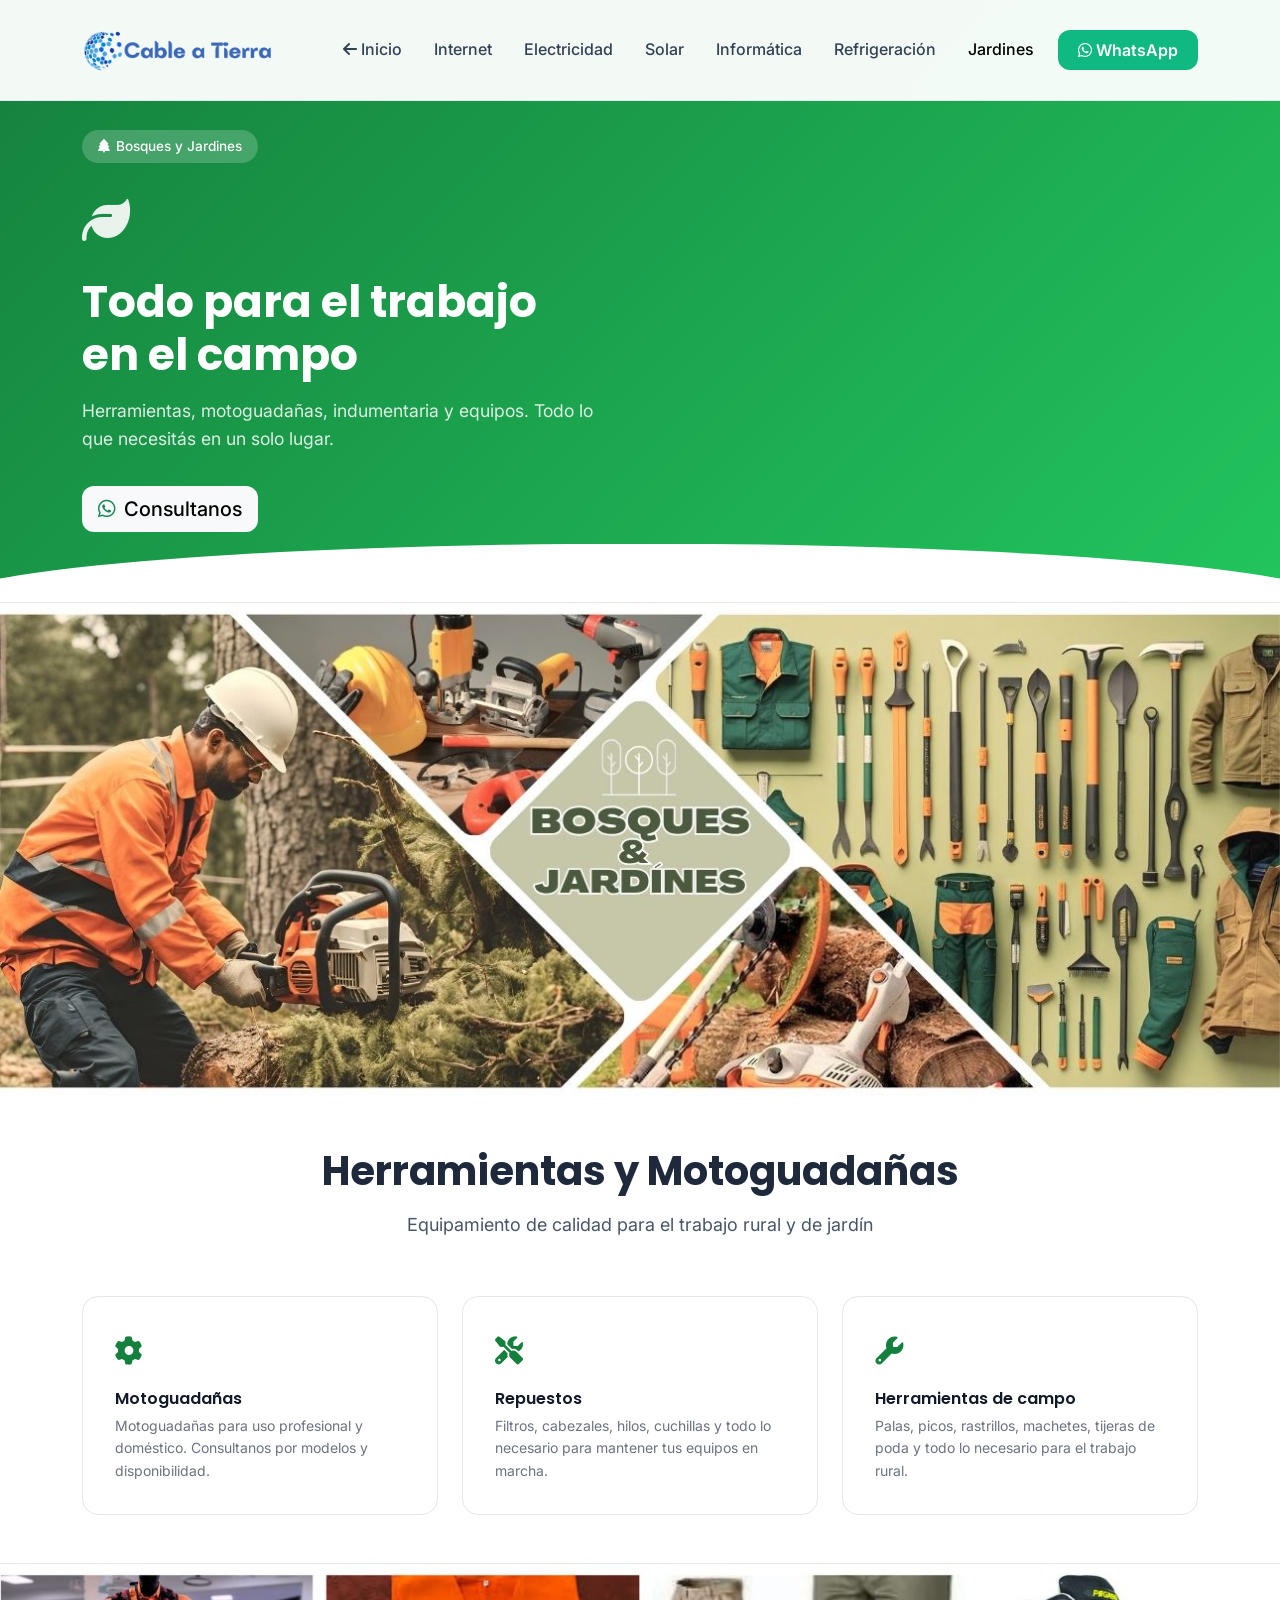
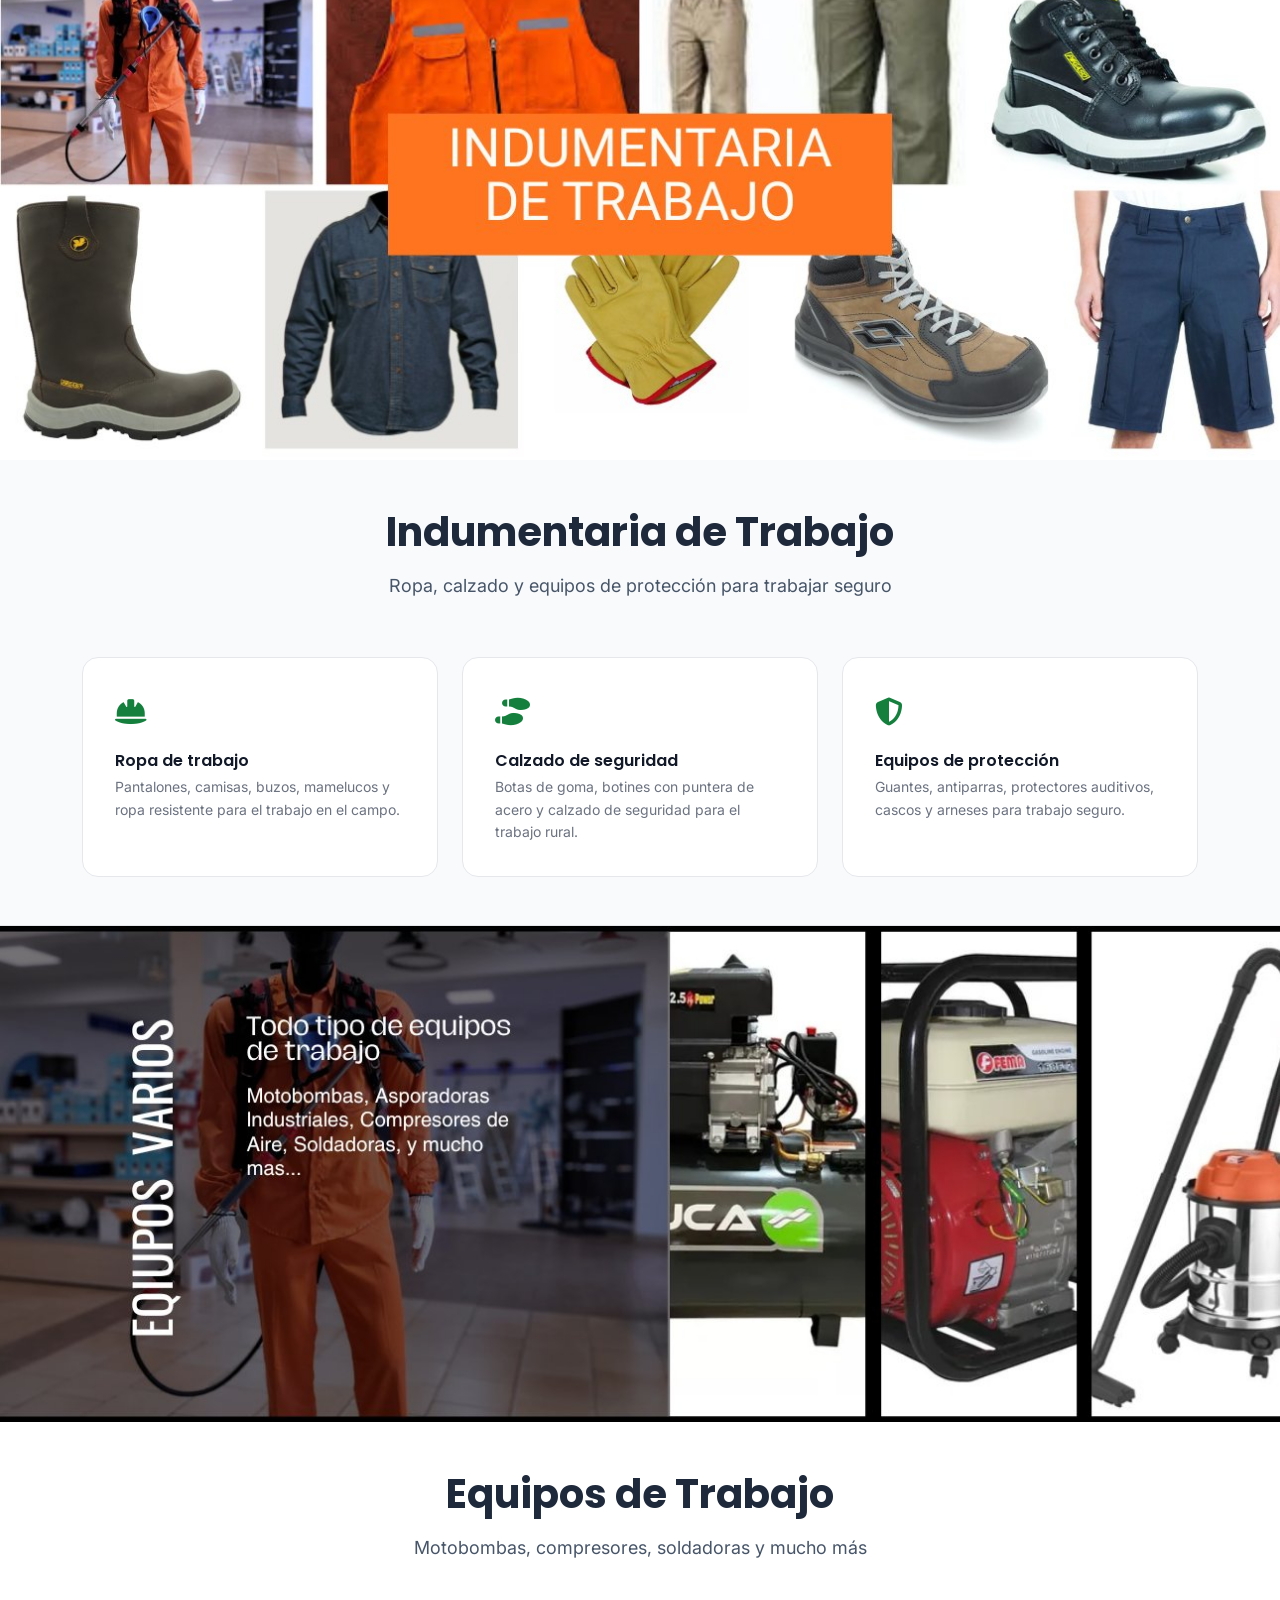
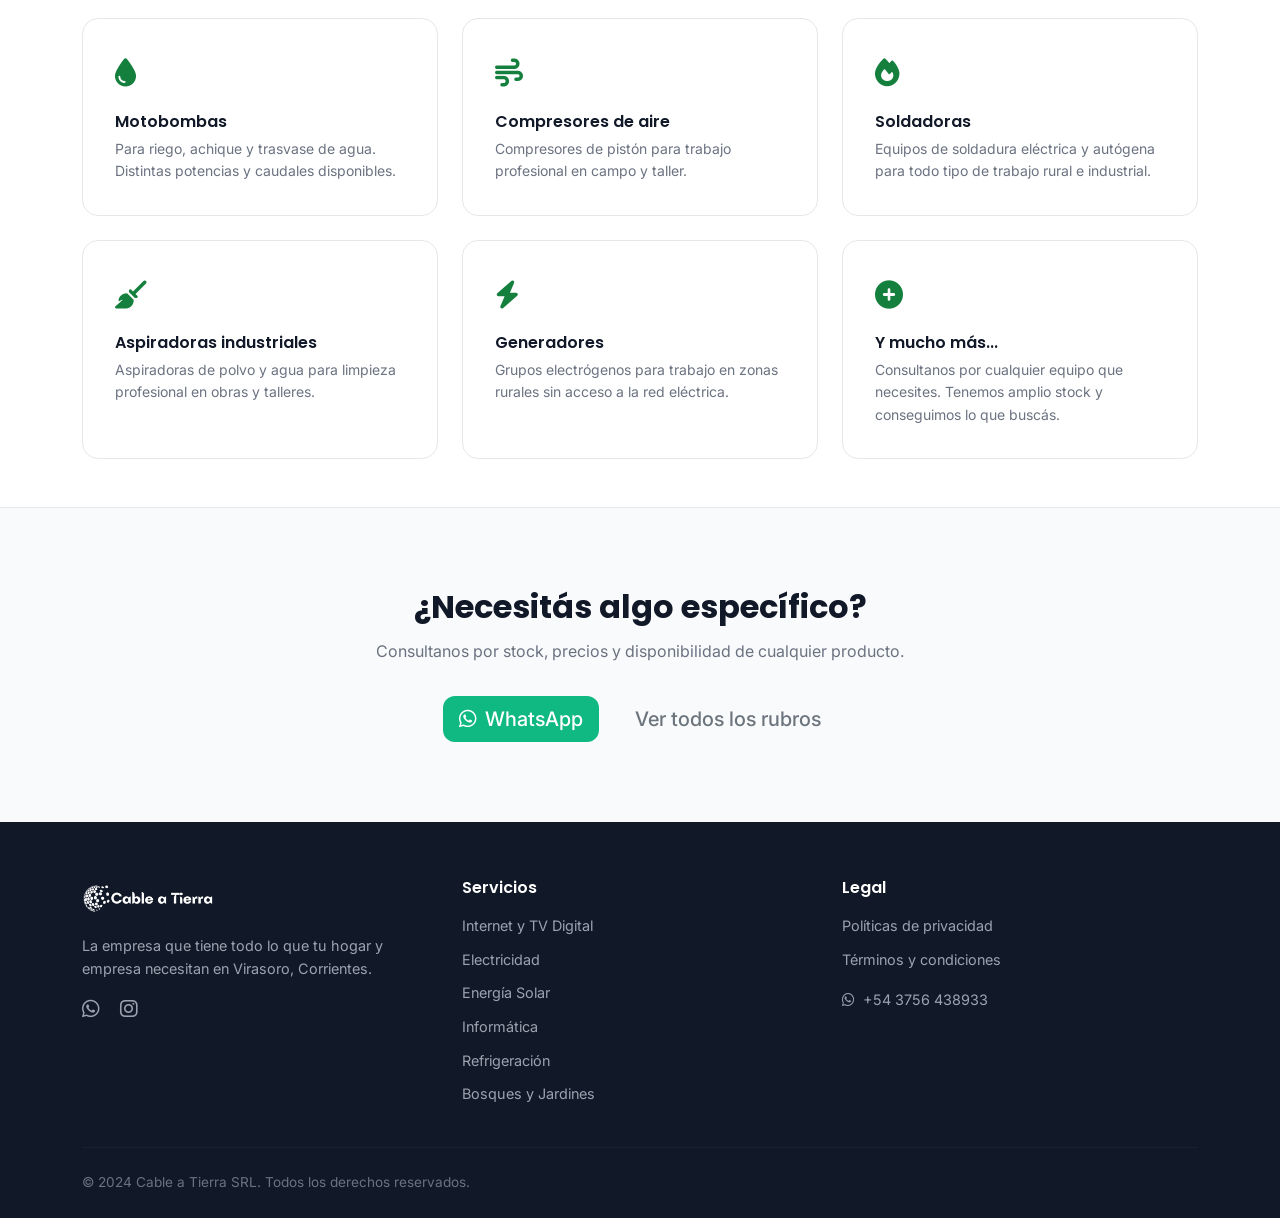
<file: jardines.html>
<!DOCTYPE html>
<html lang="es">
<head>
    <meta charset="UTF-8">
    <meta name="viewport" content="width=device-width, initial-scale=1.0">
    <title>Bosques y Jardines - Cable a Tierra Virasoro</title>
    <meta name="description" content="Motoguadañas, herramientas, indumentaria de trabajo y equipos varios en Virasoro, Corrientes.">
    <link href="https://cdn.jsdelivr.net/npm/bootstrap@5.3.0/dist/css/bootstrap.min.css" rel="stylesheet">
    <link rel="stylesheet" href="https://cdnjs.cloudflare.com/ajax/libs/font-awesome/6.4.0/css/all.min.css">
    <link href="https://fonts.googleapis.com/css2?family=Inter:wght@300;400;500;600;700&family=Poppins:wght@600;700&display=swap" rel="stylesheet">
    <link rel="stylesheet" href="styles.css">
    <!-- Google Tag Manager -->
    <script>(function(w,d,s,l,i){w[l]=w[l]||[];w[l].push({'gtm.start':
    new Date().getTime(),event:'gtm.js'});var f=d.getElementsByTagName(s)[0],
    j=d.createElement(s),dl=l!='dataLayer'?'&l='+l:'';j.async=true;j.src=
    'https://www.googletagmanager.com/gtm.js?id='+i+dl;f.parentNode.insertBefore(j,f);
    })(window,document,'script','dataLayer','GTM-PGJXGLJZ');</script>
    <!-- End Google Tag Manager -->
    <!-- Google tag (gtag.js) -->
    <script async src="https://www.googletagmanager.com/gtag/js?id=G-04BR76JN8S"></script>
    <script>
      window.dataLayer = window.dataLayer || [];
      function gtag(){dataLayer.push(arguments);}
      gtag('js', new Date());
      gtag('config', 'G-04BR76JN8S');
    </script>
</head>
<body>
    <!-- Google Tag Manager (noscript) -->
    <noscript><iframe src="https://www.googletagmanager.com/ns.html?id=GTM-PGJXGLJZ"
    height="0" width="0" style="display:none;visibility:hidden"></iframe></noscript>
    <!-- End Google Tag Manager (noscript) -->

    <nav class="navbar navbar-expand-lg fixed-top">
        <div class="container">
            <a class="navbar-brand" href="index.html">
                <img src="images/logo.png" alt="Cable a Tierra" class="logo">
            </a>
            <button class="navbar-toggler" type="button" data-bs-toggle="collapse" data-bs-target="#navbarNav">
                <span class="navbar-toggler-icon"></span>
            </button>
            <div class="collapse navbar-collapse" id="navbarNav">
                <ul class="navbar-nav ms-auto align-items-center">
                    <li class="nav-item"><a class="nav-link" href="index.html"><i class="fas fa-arrow-left me-1"></i>Inicio</a></li>
                    <li class="nav-item"><a class="nav-link" href="internet.html">Internet</a></li>
                    <li class="nav-item"><a class="nav-link" href="electricidad.html">Electricidad</a></li>
                    <li class="nav-item"><a class="nav-link" href="solar.html">Solar</a></li>
                    <li class="nav-item"><a class="nav-link" href="informatica.html">Informática</a></li>
                    <li class="nav-item"><a class="nav-link" href="refrigeracion.html">Refrigeración</a></li>
                    <li class="nav-item"><a class="nav-link active" href="jardines.html">Jardines</a></li>
                    <li class="nav-item ms-2">
                        <a class="btn btn-success nav-cta" href="https://wa.me/5493756521500" target="_blank">
                            <i class="fab fa-whatsapp me-1"></i>WhatsApp
                        </a>
                    </li>
                </ul>
            </div>
        </div>
    </nav>

    <!-- Hero -->
    <section class="service-hero" style="background: linear-gradient(135deg, #15803D 0%, #22C55E 100%);">
        <div class="container">
            <div class="service-hero-inner">
                <div class="service-hero-badge">
                    <i class="fas fa-tree"></i> Bosques y Jardines
                </div>
                <div class="service-hero-icon"><i class="fas fa-leaf"></i></div>
                <h1 class="service-hero-title">Todo para el trabajo<br>en el campo</h1>
                <p class="service-hero-subtitle">Herramientas, motoguadañas, indumentaria y equipos. Todo lo que necesitás en un solo lugar.</p>
                <a href="https://wa.me/5493756521500?text=Hola,%20me%20interesa%20la%20secci%C3%B3n%20de%20Bosques%20y%20Jardines" class="btn btn-light btn-lg" target="_blank">
                    <i class="fab fa-whatsapp me-2 text-success"></i>Consultanos
                </a>
            </div>
        </div>
    </section>

    <!-- SECCIÓN 1: Herramientas y Motoguadañas -->
    <section class="product-section bg-white">
        <div class="product-section-banner">
            <img src="images/ByJ banner.jpg" alt="Herramientas y Motoguadañas">
        </div>
        <div class="container py-5">
            <div class="row justify-content-center mb-4">
                <div class="col-lg-7 text-center">
                    <h2 class="section-title">Herramientas y Motoguadañas</h2>
                    <p class="section-subtitle">Equipamiento de calidad para el trabajo rural y de jardín</p>
                </div>
            </div>
            <div class="row g-4">
                <div class="col-lg-4 col-md-6">
                    <div class="feature-card">
                        <div class="feature-card-icon" style="color:#15803D"><i class="fas fa-cog"></i></div>
                        <h5>Motoguadañas</h5>
                        <p>Motoguadañas para uso profesional y doméstico. Consultanos por modelos y disponibilidad.</p>
                    </div>
                </div>
                <div class="col-lg-4 col-md-6">
                    <div class="feature-card">
                        <div class="feature-card-icon" style="color:#15803D"><i class="fas fa-tools"></i></div>
                        <h5>Repuestos</h5>
                        <p>Filtros, cabezales, hilos, cuchillas y todo lo necesario para mantener tus equipos en marcha.</p>
                    </div>
                </div>
                <div class="col-lg-4 col-md-6">
                    <div class="feature-card">
                        <div class="feature-card-icon" style="color:#15803D"><i class="fas fa-wrench"></i></div>
                        <h5>Herramientas de campo</h5>
                        <p>Palas, picos, rastrillos, machetes, tijeras de poda y todo lo necesario para el trabajo rural.</p>
                    </div>
                </div>
            </div>
        </div>
    </section>

    <!-- SECCIÓN 2: Indumentaria -->
    <section class="product-section" style="background:#F9FAFB;">
        <div class="product-section-banner">
            <img src="images/Indumentaria de Trabajo banner.jpg" alt="Indumentaria de Trabajo">
        </div>
        <div class="container py-5">
            <div class="row justify-content-center mb-4">
                <div class="col-lg-7 text-center">
                    <h2 class="section-title">Indumentaria de Trabajo</h2>
                    <p class="section-subtitle">Ropa, calzado y equipos de protección para trabajar seguro</p>
                </div>
            </div>
            <div class="row g-4">
                <div class="col-lg-4 col-md-6">
                    <div class="feature-card">
                        <div class="feature-card-icon" style="color:#15803D"><i class="fas fa-hard-hat"></i></div>
                        <h5>Ropa de trabajo</h5>
                        <p>Pantalones, camisas, buzos, mamelucos y ropa resistente para el trabajo en el campo.</p>
                    </div>
                </div>
                <div class="col-lg-4 col-md-6">
                    <div class="feature-card">
                        <div class="feature-card-icon" style="color:#15803D"><i class="fas fa-shoe-prints"></i></div>
                        <h5>Calzado de seguridad</h5>
                        <p>Botas de goma, botines con puntera de acero y calzado de seguridad para el trabajo rural.</p>
                    </div>
                </div>
                <div class="col-lg-4 col-md-6">
                    <div class="feature-card">
                        <div class="feature-card-icon" style="color:#15803D"><i class="fas fa-shield-alt"></i></div>
                        <h5>Equipos de protección</h5>
                        <p>Guantes, antiparras, protectores auditivos, cascos y arneses para trabajo seguro.</p>
                    </div>
                </div>
            </div>
        </div>
    </section>

    <!-- SECCIÓN 3: Equipos Varios -->
    <section class="product-section bg-white">
        <div class="product-section-banner">
            <img src="images/equipos varios banner.jpg" alt="Equipos Varios">
        </div>
        <div class="container py-5">
            <div class="row justify-content-center mb-4">
                <div class="col-lg-7 text-center">
                    <h2 class="section-title">Equipos de Trabajo</h2>
                    <p class="section-subtitle">Motobombas, compresores, soldadoras y mucho más</p>
                </div>
            </div>
            <div class="row g-4">
                <div class="col-lg-4 col-md-6">
                    <div class="feature-card">
                        <div class="feature-card-icon" style="color:#15803D"><i class="fas fa-tint"></i></div>
                        <h5>Motobombas</h5>
                        <p>Para riego, achique y trasvase de agua. Distintas potencias y caudales disponibles.</p>
                    </div>
                </div>
                <div class="col-lg-4 col-md-6">
                    <div class="feature-card">
                        <div class="feature-card-icon" style="color:#15803D"><i class="fas fa-wind"></i></div>
                        <h5>Compresores de aire</h5>
                        <p>Compresores de pistón para trabajo profesional en campo y taller.</p>
                    </div>
                </div>
                <div class="col-lg-4 col-md-6">
                    <div class="feature-card">
                        <div class="feature-card-icon" style="color:#15803D"><i class="fas fa-fire"></i></div>
                        <h5>Soldadoras</h5>
                        <p>Equipos de soldadura eléctrica y autógena para todo tipo de trabajo rural e industrial.</p>
                    </div>
                </div>
                <div class="col-lg-4 col-md-6">
                    <div class="feature-card">
                        <div class="feature-card-icon" style="color:#15803D"><i class="fas fa-broom"></i></div>
                        <h5>Aspiradoras industriales</h5>
                        <p>Aspiradoras de polvo y agua para limpieza profesional en obras y talleres.</p>
                    </div>
                </div>
                <div class="col-lg-4 col-md-6">
                    <div class="feature-card">
                        <div class="feature-card-icon" style="color:#15803D"><i class="fas fa-bolt"></i></div>
                        <h5>Generadores</h5>
                        <p>Grupos electrógenos para trabajo en zonas rurales sin acceso a la red eléctrica.</p>
                    </div>
                </div>
                <div class="col-lg-4 col-md-6">
                    <div class="feature-card">
                        <div class="feature-card-icon" style="color:#15803D"><i class="fas fa-plus-circle"></i></div>
                        <h5>Y mucho más...</h5>
                        <p>Consultanos por cualquier equipo que necesites. Tenemos amplio stock y conseguimos lo que buscás.</p>
                    </div>
                </div>
            </div>
        </div>
    </section>

    <!-- CTA -->
    <section class="cta-section">
        <div class="container">
            <div class="col-lg-6 mx-auto">
                <h2>¿Necesitás algo específico?</h2>
                <p>Consultanos por stock, precios y disponibilidad de cualquier producto.</p>
                <a href="https://wa.me/5493756521500?text=Hola,%20me%20interesa%20la%20secci%C3%B3n%20de%20Bosques%20y%20Jardines" class="btn btn-success btn-lg me-3" target="_blank">
                    <i class="fab fa-whatsapp me-2"></i>WhatsApp
                </a>
                <a href="index.html" class="btn btn-outline-secondary btn-lg">Ver todos los rubros</a>
            </div>
        </div>
    </section>

    <!-- Footer -->
    <footer>
        <div class="container">
            <div class="row gy-4">
                <div class="col-lg-4">
                    <img src="images/logo.png" alt="Cable a Tierra" class="footer-logo mb-3">
                    <p>La empresa que tiene todo lo que tu hogar y empresa necesitan en Virasoro, Corrientes.</p>
                    <div class="mt-3">
                        <a href="https://wa.me/5493756521500" class="footer-social me-3" target="_blank"><i class="fab fa-whatsapp fa-lg"></i></a>
                        <a href="https://instagram.com/cableatsrl" class="footer-social" target="_blank"><i class="fab fa-instagram fa-lg"></i></a>
                    </div>
                </div>
                <div class="col-lg-4">
                    <h6>Servicios</h6>
                    <ul class="list-unstyled footer-links">
                        <li><a href="internet.html">Internet y TV Digital</a></li>
                        <li><a href="electricidad.html">Electricidad</a></li>
                        <li><a href="solar.html">Energía Solar</a></li>
                        <li><a href="informatica.html">Informática</a></li>
                        <li><a href="refrigeracion.html">Refrigeración</a></li>
                        <li><a href="jardines.html">Bosques y Jardines</a></li>
                    </ul>
                </div>
                <div class="col-lg-4">
                    <h6>Legal</h6>
                    <ul class="list-unstyled footer-links">
                        <li><a href="politicas.html">Políticas de privacidad</a></li>
                        <li><a href="terminos.html">Términos y condiciones</a></li>
                    </ul>
                    <p class="mt-3" style="color:#9CA3AF;font-size:0.9rem"><i class="fab fa-whatsapp me-2"></i>+54 3756 438933</p>
                </div>
            </div>
            <hr class="footer-divider">
            <p class="footer-copy">&copy; 2024 Cable a Tierra SRL. Todos los derechos reservados.</p>
        </div>
    </footer>

    <script src="https://cdn.jsdelivr.net/npm/bootstrap@5.3.0/dist/js/bootstrap.bundle.min.js"></script>
    <script src="script.js"></script>
</body>
</html>
</file>
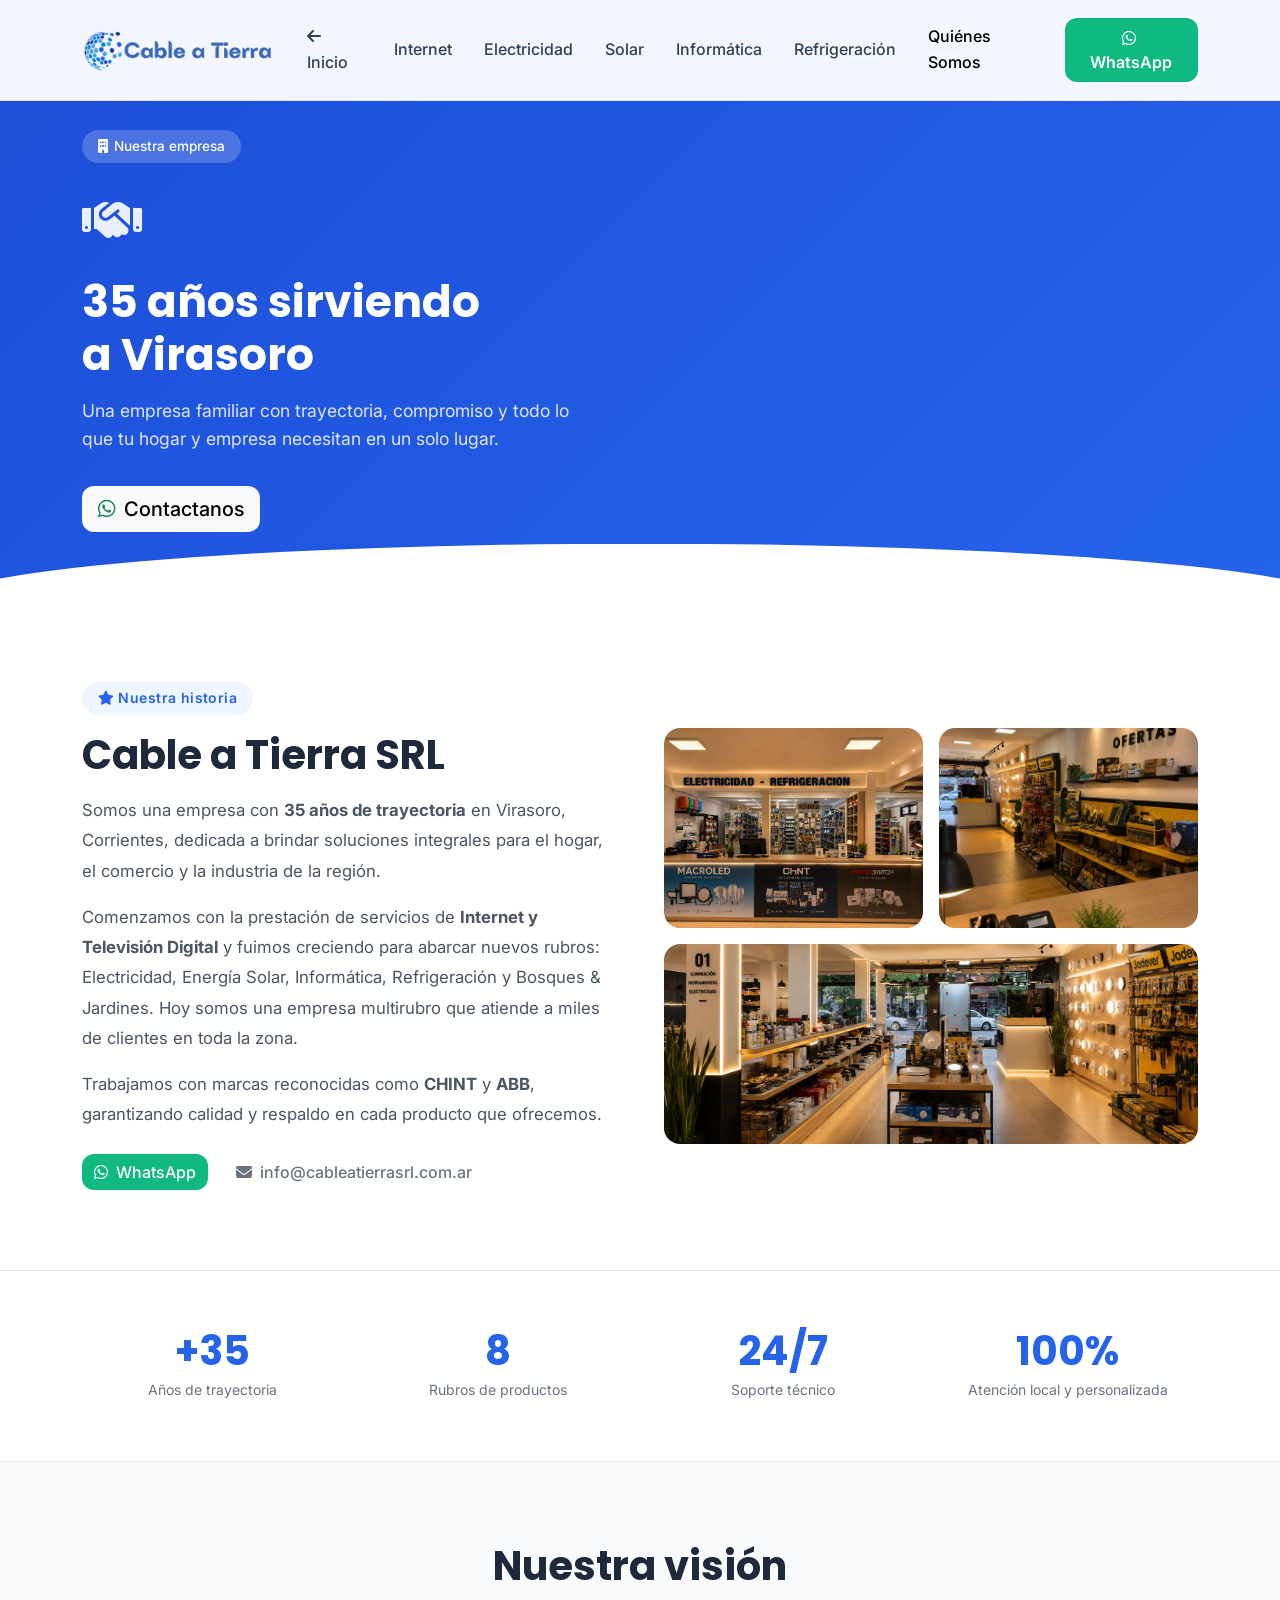
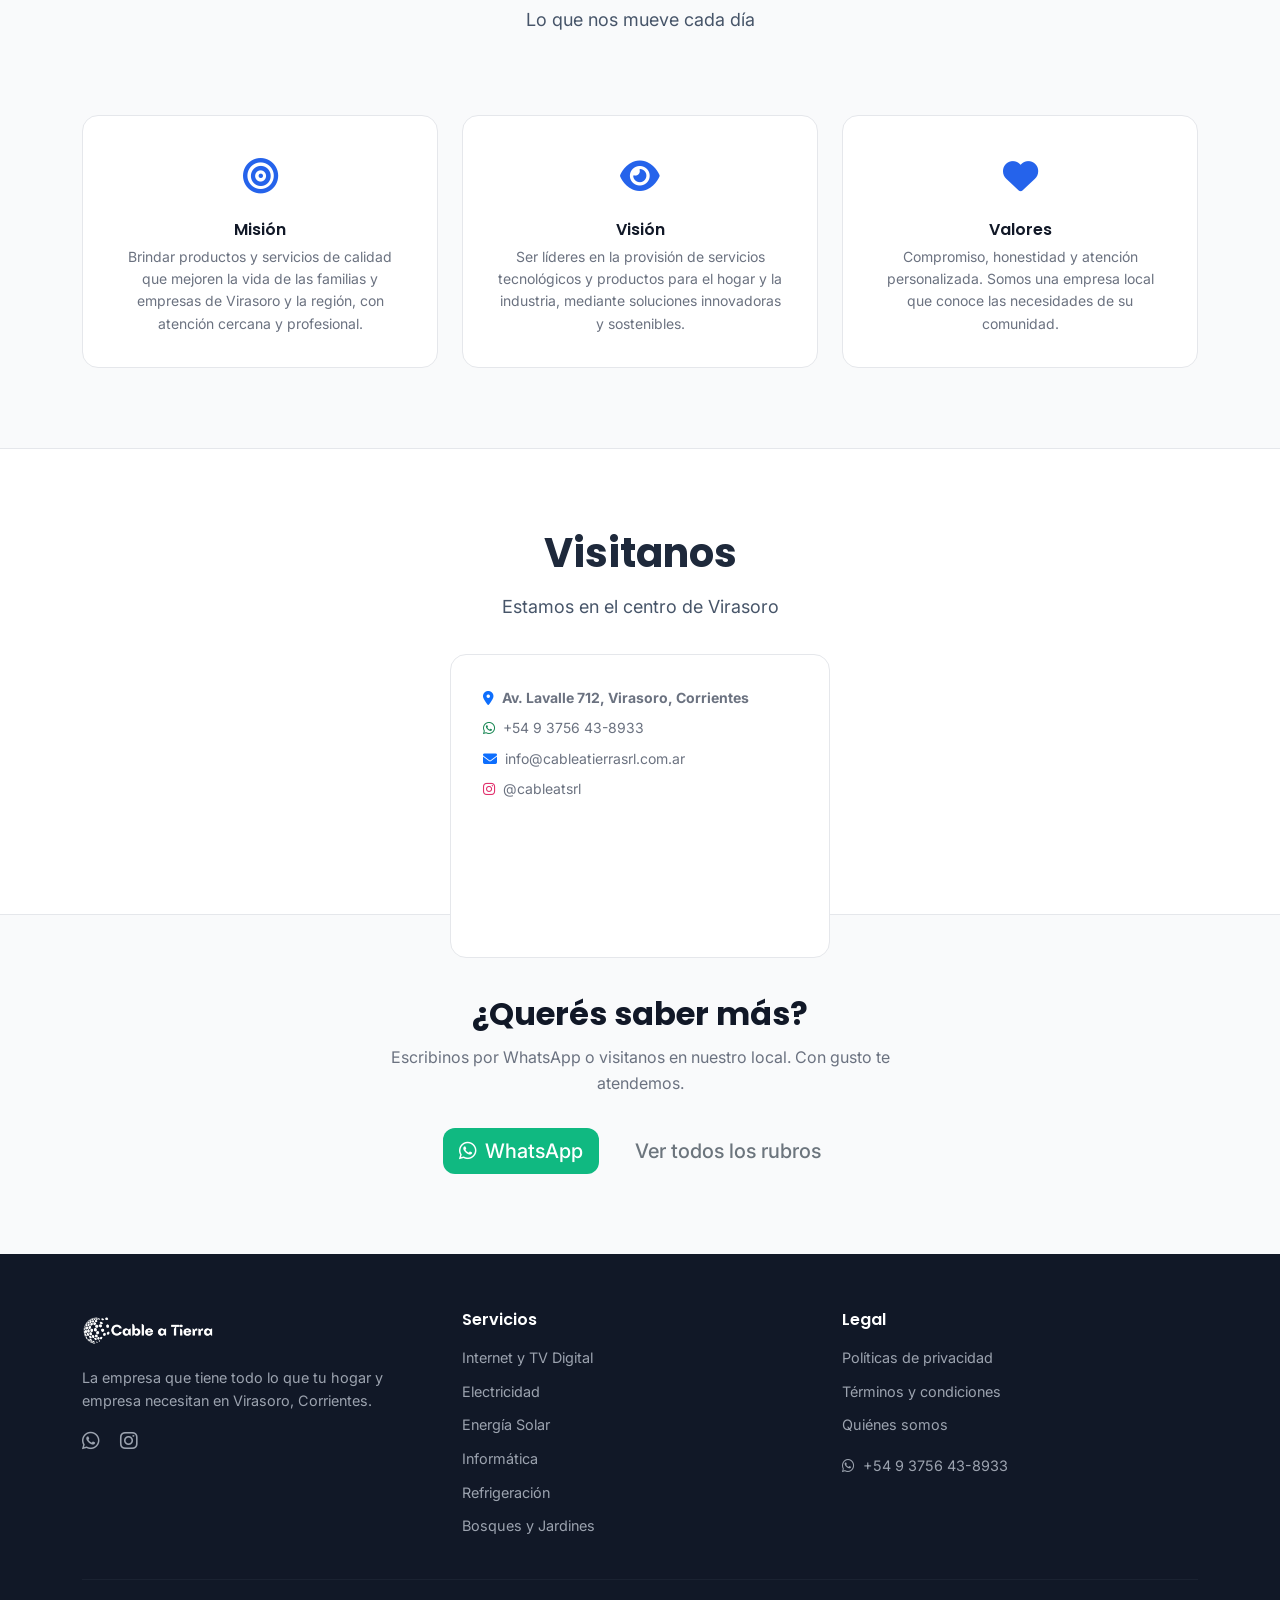
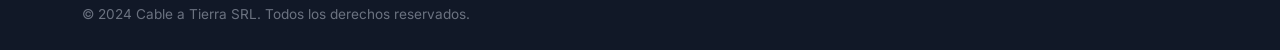
<file: nosotros.html>
<!DOCTYPE html>
<html lang="es">
<head>
    <meta charset="UTF-8">
    <meta name="viewport" content="width=device-width, initial-scale=1.0">
    <title>Quiénes Somos - Cable a Tierra Virasoro</title>
    <meta name="description" content="Conocé la historia de Cable a Tierra SRL, 35 años de trayectoria en Virasoro, Corrientes. Electricidad, Internet, Solar, Informática y más.">
    <link href="https://cdn.jsdelivr.net/npm/bootstrap@5.3.0/dist/css/bootstrap.min.css" rel="stylesheet">
    <link rel="stylesheet" href="https://cdnjs.cloudflare.com/ajax/libs/font-awesome/6.4.0/css/all.min.css">
    <link href="https://fonts.googleapis.com/css2?family=Inter:wght@300;400;500;600;700&family=Poppins:wght@600;700&display=swap" rel="stylesheet">
    <link rel="stylesheet" href="styles.css">
    <!-- Google Tag Manager -->
    <script>(function(w,d,s,l,i){w[l]=w[l]||[];w[l].push({'gtm.start':
    new Date().getTime(),event:'gtm.js'});var f=d.getElementsByTagName(s)[0],
    j=d.createElement(s),dl=l!='dataLayer'?'&l='+l:'';j.async=true;j.src=
    'https://www.googletagmanager.com/gtm.js?id='+i+dl;f.parentNode.insertBefore(j,f);
    })(window,document,'script','dataLayer','GTM-PGJXGLJZ');</script>
    <!-- End Google Tag Manager -->
    <!-- Google tag (gtag.js) -->
    <script async src="https://www.googletagmanager.com/gtag/js?id=G-04BR76JN8S"></script>
    <script>
      window.dataLayer = window.dataLayer || [];
      function gtag(){dataLayer.push(arguments);}
      gtag('js', new Date());
      gtag('config', 'G-04BR76JN8S');
    </script>
</head>
<body>
    <!-- Google Tag Manager (noscript) -->
    <noscript><iframe src="https://www.googletagmanager.com/ns.html?id=GTM-PGJXGLJZ"
    height="0" width="0" style="display:none;visibility:hidden"></iframe></noscript>
    <!-- End Google Tag Manager (noscript) -->

    <nav class="navbar navbar-expand-lg fixed-top">
        <div class="container">
            <a class="navbar-brand" href="index.html">
                <img src="images/logo.png" alt="Cable a Tierra" class="logo">
            </a>
            <button class="navbar-toggler" type="button" data-bs-toggle="collapse" data-bs-target="#navbarNav">
                <span class="navbar-toggler-icon"></span>
            </button>
            <div class="collapse navbar-collapse" id="navbarNav">
                <ul class="navbar-nav ms-auto align-items-center">
                    <li class="nav-item"><a class="nav-link" href="index.html"><i class="fas fa-arrow-left me-1"></i>Inicio</a></li>
                    <li class="nav-item"><a class="nav-link" href="internet.html">Internet</a></li>
                    <li class="nav-item"><a class="nav-link" href="electricidad.html">Electricidad</a></li>
                    <li class="nav-item"><a class="nav-link" href="solar.html">Solar</a></li>
                    <li class="nav-item"><a class="nav-link" href="informatica.html">Informática</a></li>
                    <li class="nav-item"><a class="nav-link" href="refrigeracion.html">Refrigeración</a></li>
                    <li class="nav-item"><a class="nav-link active" href="nosotros.html">Quiénes Somos</a></li>
                    <li class="nav-item ms-2">
                        <a class="btn btn-success nav-cta" href="https://wa.me/5493756438933" target="_blank">
                            <i class="fab fa-whatsapp me-1"></i>WhatsApp
                        </a>
                    </li>
                </ul>
            </div>
        </div>
    </nav>

    <!-- Hero -->
    <section class="service-hero" style="background: linear-gradient(135deg, #1d4ed8 0%, #2563eb 100%);">
        <div class="container">
            <div class="service-hero-inner">
                <div class="service-hero-badge">
                    <i class="fas fa-building"></i> Nuestra empresa
                </div>
                <div class="service-hero-icon"><i class="fas fa-handshake"></i></div>
                <h1 class="service-hero-title">35 años sirviendo<br>a Virasoro</h1>
                <p class="service-hero-subtitle">Una empresa familiar con trayectoria, compromiso y todo lo que tu hogar y empresa necesitan en un solo lugar.</p>
                <a href="https://wa.me/5493756438933" class="btn btn-light btn-lg" target="_blank">
                    <i class="fab fa-whatsapp me-2 text-success"></i>Contactanos
                </a>
            </div>
        </div>
    </section>

    <!-- Quiénes somos -->
    <section class="features-grid">
        <div class="container">
            <div class="row align-items-center g-5">
                <div class="col-lg-6">
                    <span class="hub-badge mb-3 d-inline-block"><i class="fas fa-star me-1"></i>Nuestra historia</span>
                    <h2 class="section-title">Cable a Tierra SRL</h2>
                    <p style="color:#4B5563; font-size:1.05rem; line-height:1.8;">
                        Somos una empresa con <strong>35 años de trayectoria</strong> en Virasoro, Corrientes, dedicada a brindar soluciones integrales para el hogar, el comercio y la industria de la región.
                    </p>
                    <p style="color:#4B5563; font-size:1.05rem; line-height:1.8;">
                        Comenzamos con la prestación de servicios de <strong>Internet y Televisión Digital</strong> y fuimos creciendo para abarcar nuevos rubros: Electricidad, Energía Solar, Informática, Refrigeración y Bosques & Jardines. Hoy somos una empresa multirubro que atiende a miles de clientes en toda la zona.
                    </p>
                    <p style="color:#4B5563; font-size:1.05rem; line-height:1.8;">
                        Trabajamos con marcas reconocidas como <strong>CHINT</strong> y <strong>ABB</strong>, garantizando calidad y respaldo en cada producto que ofrecemos.
                    </p>
                    <div class="d-flex align-items-center mt-4" style="gap:1rem; flex-wrap:wrap;">
                        <a href="https://wa.me/5493756438933" class="btn btn-success" target="_blank">
                            <i class="fab fa-whatsapp me-2"></i>WhatsApp
                        </a>
                        <a href="mailto:info@cableatierrasrl.com.ar" class="btn btn-outline-secondary">
                            <i class="fas fa-envelope me-2"></i>info@cableatierrasrl.com.ar
                        </a>
                    </div>
                </div>
                <div class="col-lg-6">
                    <div class="row g-3">
                        <div class="col-6">
                            <img src="images/foto_interior1.jpeg" alt="Nuestro local" style="width:100%; height:200px; object-fit:cover; border-radius:16px;">
                        </div>
                        <div class="col-6">
                            <img src="images/foto_interior2.jpeg" alt="Nuestro local" style="width:100%; height:200px; object-fit:cover; border-radius:16px;">
                        </div>
                        <div class="col-12">
                            <img src="images/foto_interior3.jpeg" alt="Nuestro local" style="width:100%; height:200px; object-fit:cover; border-radius:16px;">
                        </div>
                    </div>
                </div>
            </div>
        </div>
    </section>

    <!-- Stats -->
    <section class="stats-section">
        <div class="container">
            <div class="row text-center g-4">
                <div class="col-6 col-md-3">
                    <div class="stat-number">+35</div>
                    <div class="stat-label">Años de trayectoria</div>
                </div>
                <div class="col-6 col-md-3">
                    <div class="stat-number">8</div>
                    <div class="stat-label">Rubros de productos</div>
                </div>
                <div class="col-6 col-md-3">
                    <div class="stat-number">24/7</div>
                    <div class="stat-label">Soporte técnico</div>
                </div>
                <div class="col-6 col-md-3">
                    <div class="stat-number">100%</div>
                    <div class="stat-label">Atención local y personalizada</div>
                </div>
            </div>
        </div>
    </section>

    <!-- Visión y valores -->
    <section style="padding: 80px 0; background:#F9FAFB;">
        <div class="container">
            <div class="row justify-content-center mb-5">
                <div class="col-lg-6 text-center">
                    <h2 class="section-title">Nuestra visión</h2>
                    <p class="section-subtitle">Lo que nos mueve cada día</p>
                </div>
            </div>
            <div class="row g-4 justify-content-center">
                <div class="col-lg-4 col-md-6">
                    <div class="feature-card text-center">
                        <div class="feature-card-icon" style="color:#2563EB; font-size:2.2rem; margin-bottom:1rem;">
                            <i class="fas fa-bullseye"></i>
                        </div>
                        <h5>Misión</h5>
                        <p>Brindar productos y servicios de calidad que mejoren la vida de las familias y empresas de Virasoro y la región, con atención cercana y profesional.</p>
                    </div>
                </div>
                <div class="col-lg-4 col-md-6">
                    <div class="feature-card text-center">
                        <div class="feature-card-icon" style="color:#2563EB; font-size:2.2rem; margin-bottom:1rem;">
                            <i class="fas fa-eye"></i>
                        </div>
                        <h5>Visión</h5>
                        <p>Ser líderes en la provisión de servicios tecnológicos y productos para el hogar y la industria, mediante soluciones innovadoras y sostenibles.</p>
                    </div>
                </div>
                <div class="col-lg-4 col-md-6">
                    <div class="feature-card text-center">
                        <div class="feature-card-icon" style="color:#2563EB; font-size:2.2rem; margin-bottom:1rem;">
                            <i class="fas fa-heart"></i>
                        </div>
                        <h5>Valores</h5>
                        <p>Compromiso, honestidad y atención personalizada. Somos una empresa local que conoce las necesidades de su comunidad.</p>
                    </div>
                </div>
            </div>
        </div>
    </section>

    <!-- Ubicación -->
    <section style="padding: 80px 0; background:white; border-top:1px solid #E5E7EB;">
        <div class="container">
            <div class="row justify-content-center text-center">
                <div class="col-lg-6">
                    <h2 class="section-title">Visitanos</h2>
                    <p class="section-subtitle">Estamos en el centro de Virasoro</p>
                    <div class="feature-card d-inline-block text-start" style="max-width:380px; width:100%;">
                        <p class="mb-2"><i class="fas fa-map-marker-alt me-2 text-primary"></i><strong>Av. Lavalle 712, Virasoro, Corrientes</strong></p>
                        <p class="mb-2"><i class="fab fa-whatsapp me-2 text-success"></i>+54 9 3756 43-8933</p>
                        <p class="mb-2"><i class="fas fa-envelope me-2 text-primary"></i>info@cableatierrasrl.com.ar</p>
                        <p class="mb-0"><i class="fab fa-instagram me-2" style="color:#E1306C"></i>@cableatsrl</p>
                    </div>
                </div>
            </div>
        </div>
    </section>

    <!-- CTA -->
    <section class="cta-section">
        <div class="container">
            <div class="col-lg-6 mx-auto">
                <h2>¿Querés saber más?</h2>
                <p>Escribinos por WhatsApp o visitanos en nuestro local. Con gusto te atendemos.</p>
                <a href="https://wa.me/5493756438933" class="btn btn-success btn-lg me-3" target="_blank">
                    <i class="fab fa-whatsapp me-2"></i>WhatsApp
                </a>
                <a href="index.html" class="btn btn-outline-secondary btn-lg">Ver todos los rubros</a>
            </div>
        </div>
    </section>

    <!-- Footer -->
    <footer>
        <div class="container">
            <div class="row gy-4">
                <div class="col-lg-4">
                    <img src="images/logo.png" alt="Cable a Tierra" class="footer-logo mb-3">
                    <p>La empresa que tiene todo lo que tu hogar y empresa necesitan en Virasoro, Corrientes.</p>
                    <div class="mt-3">
                        <a href="https://wa.me/5493756438933" class="footer-social me-3" target="_blank"><i class="fab fa-whatsapp fa-lg"></i></a>
                        <a href="https://instagram.com/cableatsrl" class="footer-social" target="_blank"><i class="fab fa-instagram fa-lg"></i></a>
                    </div>
                </div>
                <div class="col-lg-4">
                    <h6>Servicios</h6>
                    <ul class="list-unstyled footer-links">
                        <li><a href="internet.html">Internet y TV Digital</a></li>
                        <li><a href="electricidad.html">Electricidad</a></li>
                        <li><a href="solar.html">Energía Solar</a></li>
                        <li><a href="informatica.html">Informática</a></li>
                        <li><a href="refrigeracion.html">Refrigeración</a></li>
                        <li><a href="jardines.html">Bosques y Jardines</a></li>
                    </ul>
                </div>
                <div class="col-lg-4">
                    <h6>Legal</h6>
                    <ul class="list-unstyled footer-links">
                        <li><a href="politicas.html">Políticas de privacidad</a></li>
                        <li><a href="terminos.html">Términos y condiciones</a></li>
                        <li><a href="nosotros.html">Quiénes somos</a></li>
                    </ul>
                    <p class="mt-3" style="color:#9CA3AF;font-size:0.9rem"><i class="fab fa-whatsapp me-2"></i>+54 9 3756 43-8933</p>
                </div>
            </div>
            <hr class="footer-divider">
            <p class="footer-copy">&copy; 2024 Cable a Tierra SRL. Todos los derechos reservados.</p>
        </div>
    </footer>

    <script src="https://cdn.jsdelivr.net/npm/bootstrap@5.3.0/dist/js/bootstrap.bundle.min.js"></script>
    <script src="script.js"></script>
</body>
</html>
</file>
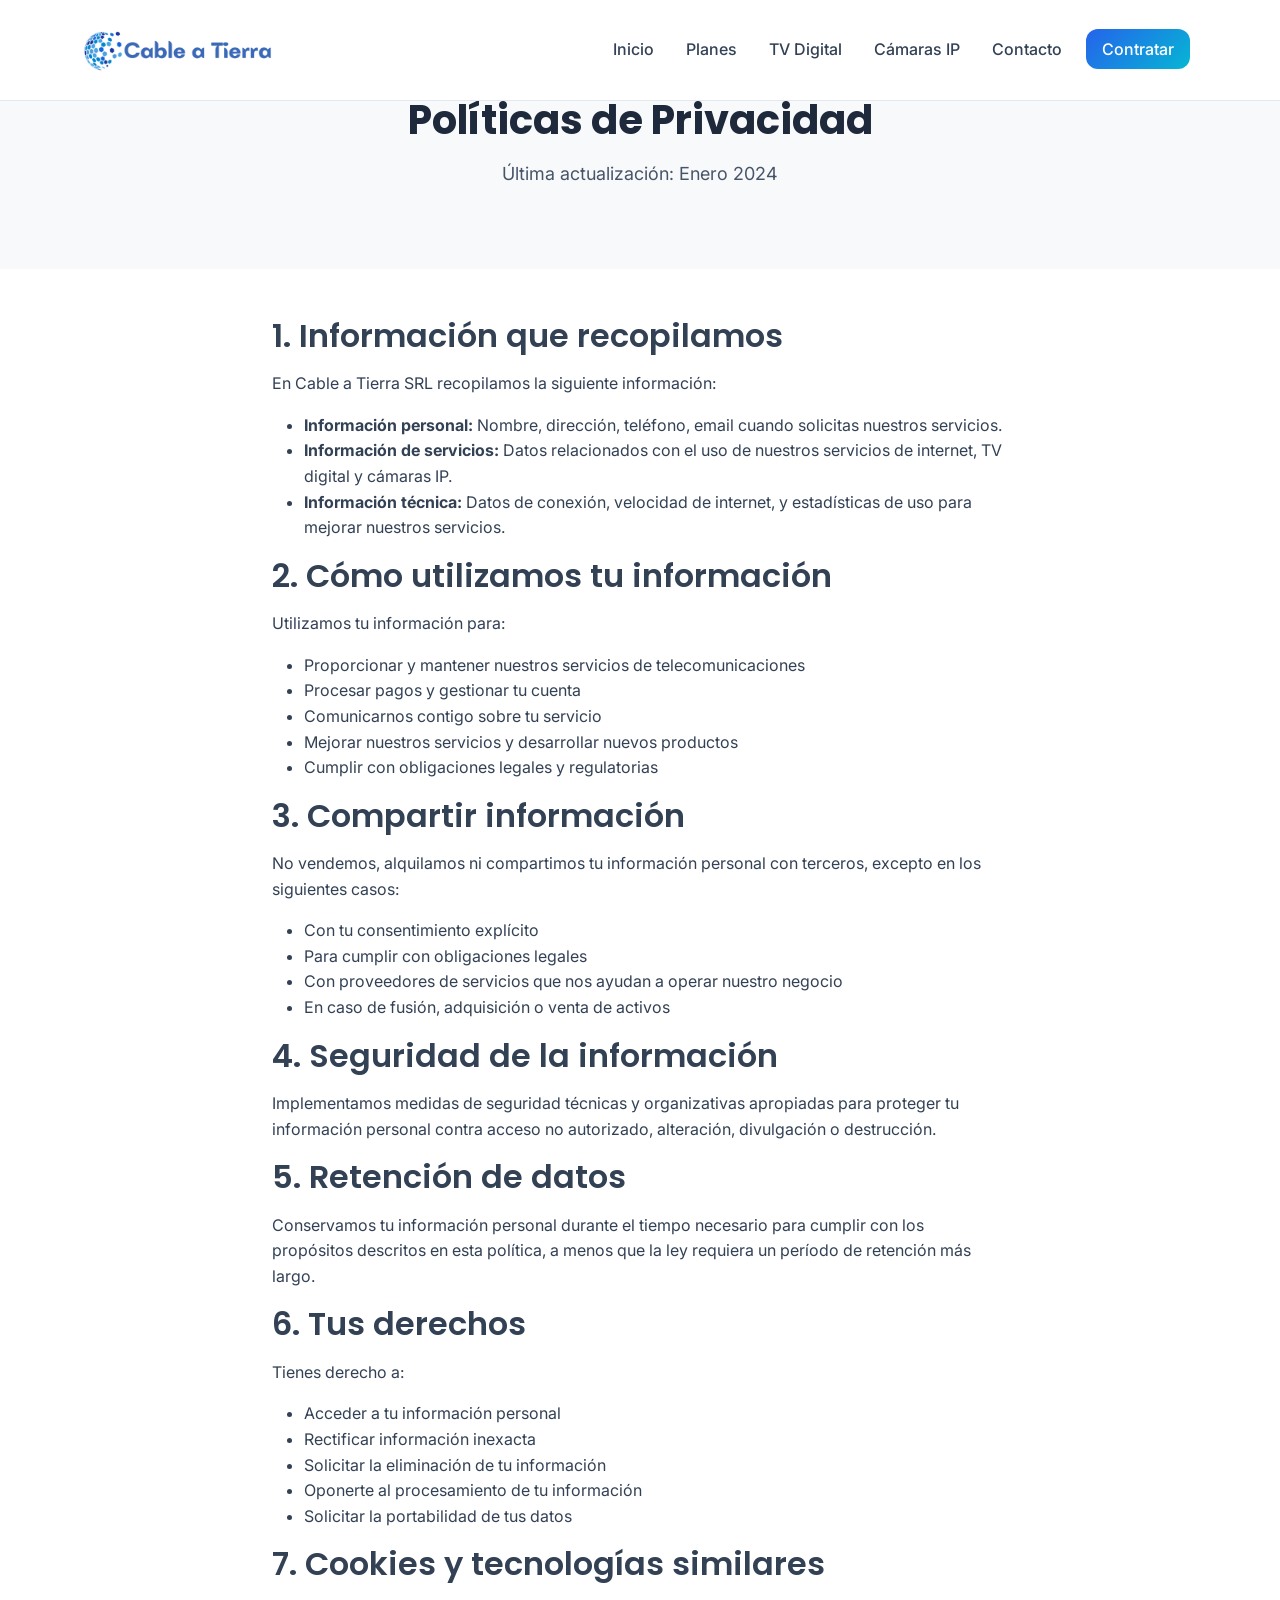
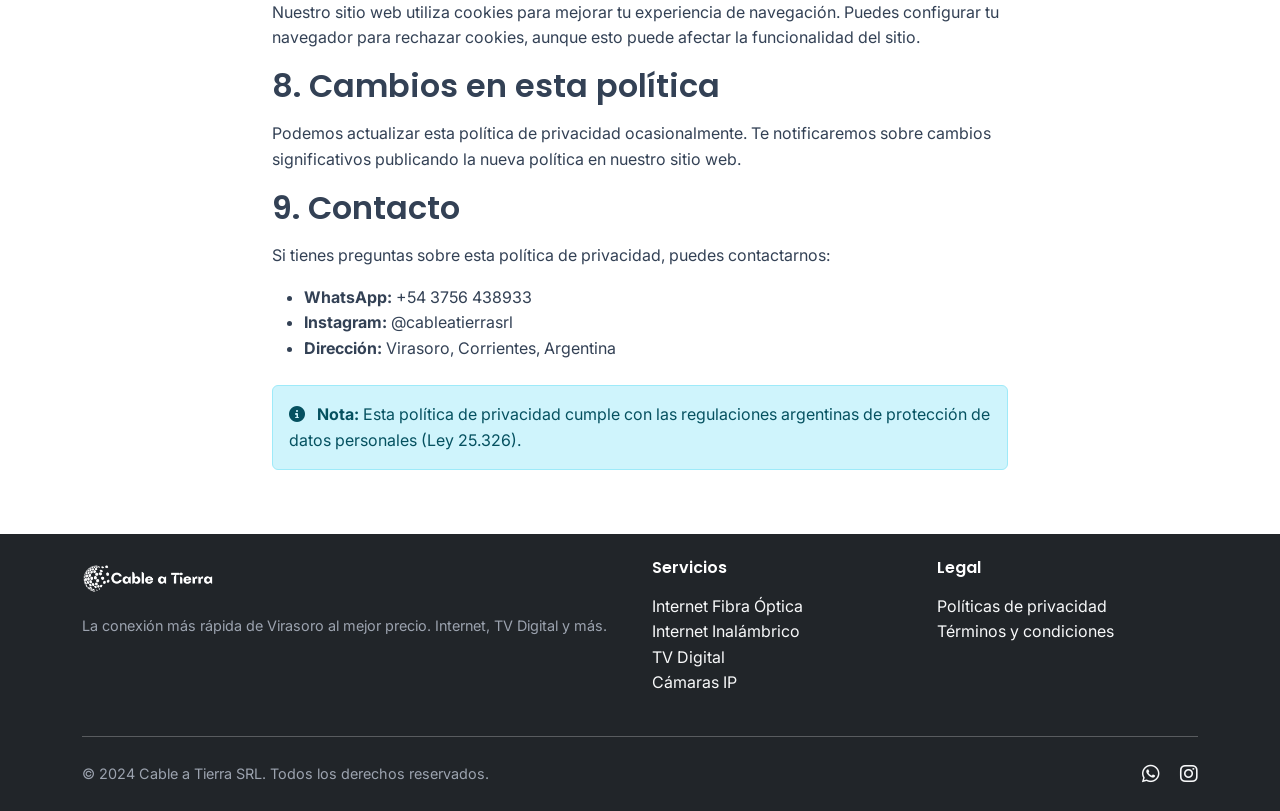
<file: politicas.html>
<!DOCTYPE html>
<html lang="es">
<head>
    <meta charset="UTF-8">
    <meta name="viewport" content="width=device-width, initial-scale=1.0">
    <title>Políticas de Privacidad - Cable a Tierra</title>
    <meta name="description" content="Políticas de privacidad de Cable a Tierra SRL. Conoce cómo protegemos tu información personal.">
    
    <!-- Bootstrap CSS -->
    <link href="https://cdn.jsdelivr.net/npm/bootstrap@5.3.0/dist/css/bootstrap.min.css" rel="stylesheet">
    <!-- Font Awesome -->
    <link rel="stylesheet" href="https://cdnjs.cloudflare.com/ajax/libs/font-awesome/6.4.0/css/all.min.css">
    <!-- Google Fonts -->
    <link href="https://fonts.googleapis.com/css2?family=Inter:wght@300;400;500;600;700&family=Poppins:wght@300;400;500;600;700&display=swap" rel="stylesheet">
    
    <!-- Custom CSS -->
    <link rel="stylesheet" href="styles.css">
    <!-- Google Tag Manager -->
    <script>(function(w,d,s,l,i){w[l]=w[l]||[];w[l].push({'gtm.start':
    new Date().getTime(),event:'gtm.js'});var f=d.getElementsByTagName(s)[0],
    j=d.createElement(s),dl=l!='dataLayer'?'&l='+l:'';j.async=true;j.src=
    'https://www.googletagmanager.com/gtm.js?id='+i+dl;f.parentNode.insertBefore(j,f);
    })(window,document,'script','dataLayer','GTM-PGJXGLJZ');</script>
    <!-- End Google Tag Manager -->
    <!-- Google tag (gtag.js) -->
    <script async src="https://www.googletagmanager.com/gtag/js?id=G-04BR76JN8S"></script>
    <script>
      window.dataLayer = window.dataLayer || [];
      function gtag(){dataLayer.push(arguments);}
      gtag('js', new Date());
      gtag('config', 'G-04BR76JN8S');
    </script>
</head>
<body>
    <!-- Google Tag Manager (noscript) -->
    <noscript><iframe src="https://www.googletagmanager.com/ns.html?id=GTM-PGJXGLJZ"
    height="0" width="0" style="display:none;visibility:hidden"></iframe></noscript>
    <!-- End Google Tag Manager (noscript) -->
    <!-- Navigation -->
    <nav class="navbar navbar-expand-lg navbar-light fixed-top">
        <div class="container">
            <a class="navbar-brand" href="index.html">
                <img src="images/logo.png" alt="Cable a Tierra" class="logo">
            </a>
            <button class="navbar-toggler" type="button" data-bs-toggle="collapse" data-bs-target="#navbarNav">
                <span class="navbar-toggler-icon"></span>
            </button>
            <div class="collapse navbar-collapse" id="navbarNav">
                <ul class="navbar-nav ms-auto">
                    <li class="nav-item">
                        <a class="nav-link" href="index.html">Inicio</a>
                    </li>
                    <li class="nav-item">
                        <a class="nav-link" href="index.html#planes">Planes</a>
                    </li>
                    <li class="nav-item">
                        <a class="nav-link" href="index.html#tv-digital">TV Digital</a>
                    </li>
                    <li class="nav-item">
                        <a class="nav-link" href="index.html#camaras">Cámaras IP</a>
                    </li>
                    <li class="nav-item">
                        <a class="nav-link" href="index.html#contacto">Contacto</a>
                    </li>
                    <li class="nav-item">
                        <a class="nav-link btn btn-primary text-white px-3 ms-2" href="index.html#contratar">Contratar</a>
                    </li>
                </ul>
            </div>
        </div>
    </nav>

    <!-- Header -->
    <section class="py-5 mt-5 bg-light">
        <div class="container">
            <div class="row">
                <div class="col-12 text-center">
                    <h1 class="section-title">Políticas de Privacidad</h1>
                    <p class="section-subtitle">Última actualización: Enero 2024</p>
                </div>
            </div>
        </div>
    </section>

    <!-- Content -->
    <section class="py-5">
        <div class="container">
            <div class="row">
                <div class="col-lg-8 mx-auto">
                    <div class="content-wrapper">
                        <h2>1. Información que recopilamos</h2>
                        <p>En Cable a Tierra SRL recopilamos la siguiente información:</p>
                        <ul>
                            <li><strong>Información personal:</strong> Nombre, dirección, teléfono, email cuando solicitas nuestros servicios.</li>
                            <li><strong>Información de servicios:</strong> Datos relacionados con el uso de nuestros servicios de internet, TV digital y cámaras IP.</li>
                            <li><strong>Información técnica:</strong> Datos de conexión, velocidad de internet, y estadísticas de uso para mejorar nuestros servicios.</li>
                        </ul>

                        <h2>2. Cómo utilizamos tu información</h2>
                        <p>Utilizamos tu información para:</p>
                        <ul>
                            <li>Proporcionar y mantener nuestros servicios de telecomunicaciones</li>
                            <li>Procesar pagos y gestionar tu cuenta</li>
                            <li>Comunicarnos contigo sobre tu servicio</li>
                            <li>Mejorar nuestros servicios y desarrollar nuevos productos</li>
                            <li>Cumplir con obligaciones legales y regulatorias</li>
                        </ul>

                        <h2>3. Compartir información</h2>
                        <p>No vendemos, alquilamos ni compartimos tu información personal con terceros, excepto en los siguientes casos:</p>
                        <ul>
                            <li>Con tu consentimiento explícito</li>
                            <li>Para cumplir con obligaciones legales</li>
                            <li>Con proveedores de servicios que nos ayudan a operar nuestro negocio</li>
                            <li>En caso de fusión, adquisición o venta de activos</li>
                        </ul>

                        <h2>4. Seguridad de la información</h2>
                        <p>Implementamos medidas de seguridad técnicas y organizativas apropiadas para proteger tu información personal contra acceso no autorizado, alteración, divulgación o destrucción.</p>

                        <h2>5. Retención de datos</h2>
                        <p>Conservamos tu información personal durante el tiempo necesario para cumplir con los propósitos descritos en esta política, a menos que la ley requiera un período de retención más largo.</p>

                        <h2>6. Tus derechos</h2>
                        <p>Tienes derecho a:</p>
                        <ul>
                            <li>Acceder a tu información personal</li>
                            <li>Rectificar información inexacta</li>
                            <li>Solicitar la eliminación de tu información</li>
                            <li>Oponerte al procesamiento de tu información</li>
                            <li>Solicitar la portabilidad de tus datos</li>
                        </ul>

                        <h2>7. Cookies y tecnologías similares</h2>
                        <p>Nuestro sitio web utiliza cookies para mejorar tu experiencia de navegación. Puedes configurar tu navegador para rechazar cookies, aunque esto puede afectar la funcionalidad del sitio.</p>

                        <h2>8. Cambios en esta política</h2>
                        <p>Podemos actualizar esta política de privacidad ocasionalmente. Te notificaremos sobre cambios significativos publicando la nueva política en nuestro sitio web.</p>

                        <h2>9. Contacto</h2>
                        <p>Si tienes preguntas sobre esta política de privacidad, puedes contactarnos:</p>
                        <ul>
                            <li><strong>WhatsApp:</strong> +54 3756 438933</li>
                            <li><strong>Instagram:</strong> @cableatierrasrl</li>
                            <li><strong>Dirección:</strong> Virasoro, Corrientes, Argentina</li>
                        </ul>

                        <div class="alert alert-info mt-4">
                            <i class="fas fa-info-circle me-2"></i>
                            <strong>Nota:</strong> Esta política de privacidad cumple con las regulaciones argentinas de protección de datos personales (Ley 25.326).
                        </div>
                    </div>
                </div>
            </div>
        </div>
    </section>

    <!-- Footer -->
    <footer class="bg-dark text-white py-4">
        <div class="container">
            <div class="row">
                <div class="col-lg-6">
                    <img src="images/logo.png" alt="Cable a Tierra" class="footer-logo mb-3">
                    <p>La conexión más rápida de Virasoro al mejor precio. Internet, TV Digital y más.</p>
                </div>
                <div class="col-lg-6">
                    <div class="row">
                        <div class="col-md-6">
                            <h6>Servicios</h6>
                            <ul class="list-unstyled">
                                <li><a href="index.html#planes" class="text-light">Internet Fibra Óptica</a></li>
                                <li><a href="index.html#planes" class="text-light">Internet Inalámbrico</a></li>
                                <li><a href="index.html#tv-digital" class="text-light">TV Digital</a></li>
                                <li><a href="index.html#camaras" class="text-light">Cámaras IP</a></li>
                            </ul>
                        </div>
                        <div class="col-md-6">
                            <h6>Legal</h6>
                            <ul class="list-unstyled">
                                <li><a href="politicas.html" class="text-light">Políticas de privacidad</a></li>
                                <li><a href="terminos.html" class="text-light">Términos y condiciones</a></li>
                            </ul>
                        </div>
                    </div>
                </div>
            </div>
            <hr class="my-4">
            <div class="row align-items-center">
                <div class="col-md-6">
                    <p class="mb-0">&copy; 2024 Cable a Tierra SRL. Todos los derechos reservados.</p>
                </div>
                <div class="col-md-6 text-md-end">
                    <a href="https://wa.me/5493756438933" class="text-light me-3" target="_blank">
                        <i class="fab fa-whatsapp fa-lg"></i>
                    </a>
                    <a href="https://instagram.com/cableatsrl" class="text-light" target="_blank">
                        <i class="fab fa-instagram fa-lg"></i>
                    </a>
                </div>
            </div>
        </div>
    </footer>

    <!-- Bootstrap JS -->
    <script src="https://cdn.jsdelivr.net/npm/bootstrap@5.3.0/dist/js/bootstrap.bundle.min.js"></script>
    <!-- Custom JS -->
    <script src="script.js"></script>
</body>
</html>
</file>
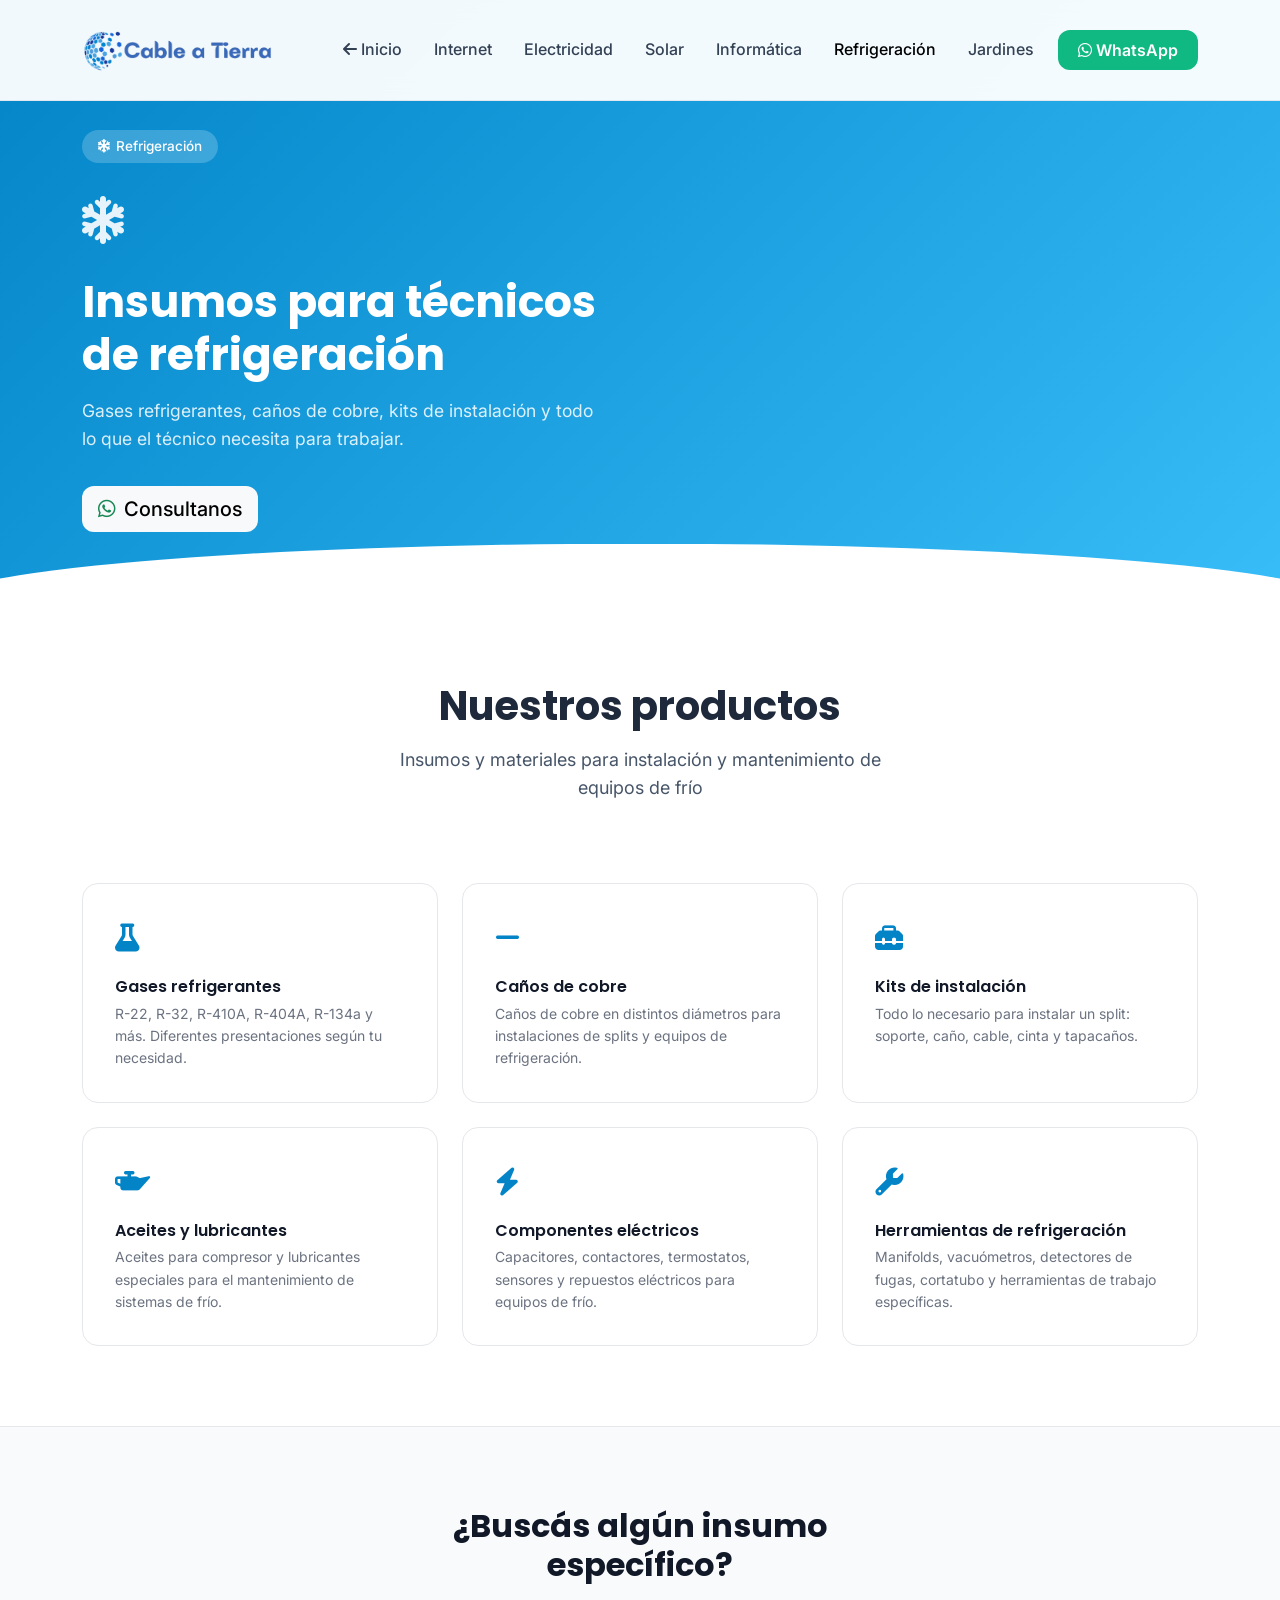
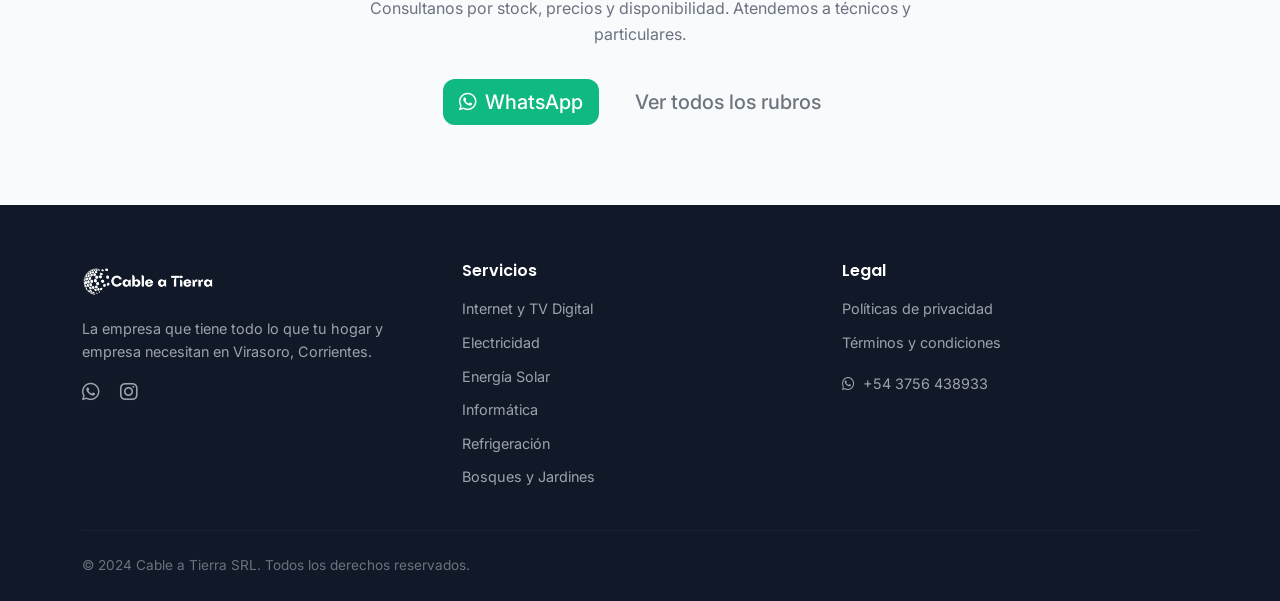
<file: refrigeracion.html>
<!DOCTYPE html>
<html lang="es">
<head>
    <meta charset="UTF-8">
    <meta name="viewport" content="width=device-width, initial-scale=1.0">
    <title>Refrigeración - Cable a Tierra Virasoro</title>
    <meta name="description" content="Instalación y mantenimiento de aires acondicionados y equipos de refrigeración en Virasoro.">
    <link href="https://cdn.jsdelivr.net/npm/bootstrap@5.3.0/dist/css/bootstrap.min.css" rel="stylesheet">
    <link rel="stylesheet" href="https://cdnjs.cloudflare.com/ajax/libs/font-awesome/6.4.0/css/all.min.css">
    <link href="https://fonts.googleapis.com/css2?family=Inter:wght@300;400;500;600;700&family=Poppins:wght@600;700&display=swap" rel="stylesheet">
    <link rel="stylesheet" href="styles.css">
    <!-- Google Tag Manager -->
    <script>(function(w,d,s,l,i){w[l]=w[l]||[];w[l].push({'gtm.start':
    new Date().getTime(),event:'gtm.js'});var f=d.getElementsByTagName(s)[0],
    j=d.createElement(s),dl=l!='dataLayer'?'&l='+l:'';j.async=true;j.src=
    'https://www.googletagmanager.com/gtm.js?id='+i+dl;f.parentNode.insertBefore(j,f);
    })(window,document,'script','dataLayer','GTM-PGJXGLJZ');</script>
    <!-- End Google Tag Manager -->
    <!-- Google tag (gtag.js) -->
    <script async src="https://www.googletagmanager.com/gtag/js?id=G-04BR76JN8S"></script>
    <script>
      window.dataLayer = window.dataLayer || [];
      function gtag(){dataLayer.push(arguments);}
      gtag('js', new Date());
      gtag('config', 'G-04BR76JN8S');
    </script>
</head>
<body>
    <!-- Google Tag Manager (noscript) -->
    <noscript><iframe src="https://www.googletagmanager.com/ns.html?id=GTM-PGJXGLJZ"
    height="0" width="0" style="display:none;visibility:hidden"></iframe></noscript>
    <!-- End Google Tag Manager (noscript) -->

    <nav class="navbar navbar-expand-lg fixed-top">
        <div class="container">
            <a class="navbar-brand" href="index.html">
                <img src="images/logo.png" alt="Cable a Tierra" class="logo">
            </a>
            <button class="navbar-toggler" type="button" data-bs-toggle="collapse" data-bs-target="#navbarNav">
                <span class="navbar-toggler-icon"></span>
            </button>
            <div class="collapse navbar-collapse" id="navbarNav">
                <ul class="navbar-nav ms-auto align-items-center">
                    <li class="nav-item"><a class="nav-link" href="index.html"><i class="fas fa-arrow-left me-1"></i>Inicio</a></li>
                    <li class="nav-item"><a class="nav-link" href="internet.html">Internet</a></li>
                    <li class="nav-item"><a class="nav-link" href="electricidad.html">Electricidad</a></li>
                    <li class="nav-item"><a class="nav-link" href="solar.html">Solar</a></li>
                    <li class="nav-item"><a class="nav-link" href="informatica.html">Informática</a></li>
                    <li class="nav-item"><a class="nav-link active" href="refrigeracion.html">Refrigeración</a></li>
                    <li class="nav-item"><a class="nav-link" href="jardines.html">Jardines</a></li>
                    <li class="nav-item ms-2">
                        <a class="btn btn-success nav-cta" href="https://wa.me/5493756410828" target="_blank">
                            <i class="fab fa-whatsapp me-1"></i>WhatsApp
                        </a>
                    </li>
                </ul>
            </div>
        </div>
    </nav>

    <!-- Hero -->
    <section class="service-hero" style="background: linear-gradient(135deg, #0284C7 0%, #38BDF8 100%);">
        <div class="container">
            <div class="service-hero-inner">
                <div class="service-hero-badge">
                    <i class="fas fa-snowflake"></i> Refrigeración
                </div>
                <div class="service-hero-icon"><i class="fas fa-snowflake"></i></div>
                <h1 class="service-hero-title">Insumos para técnicos<br>de refrigeración</h1>
                <p class="service-hero-subtitle">Gases refrigerantes, caños de cobre, kits de instalación y todo lo que el técnico necesita para trabajar.</p>
                <a href="https://wa.me/5493756410828?text=Hola,%20me%20interesa%20la%20secci%C3%B3n%20de%20Refrigeraci%C3%B3n" class="btn btn-light btn-lg" target="_blank">
                    <i class="fab fa-whatsapp me-2 text-success"></i>Consultanos
                </a>
            </div>
        </div>
    </section>

    <!-- Productos -->
    <section class="features-grid">
        <div class="container">
            <div class="row justify-content-center mb-5">
                <div class="col-lg-6 text-center">
                    <h2 class="section-title">Nuestros productos</h2>
                    <p class="section-subtitle">Insumos y materiales para instalación y mantenimiento de equipos de frío</p>
                </div>
            </div>
            <div class="row g-4">
                <div class="col-lg-4 col-md-6">
                    <div class="feature-card">
                        <div class="feature-card-icon" style="color:#0284C7"><i class="fas fa-flask"></i></div>
                        <h5>Gases refrigerantes</h5>
                        <p>R-22, R-32, R-410A, R-404A, R-134a y más. Diferentes presentaciones según tu necesidad.</p>
                    </div>
                </div>
                <div class="col-lg-4 col-md-6">
                    <div class="feature-card">
                        <div class="feature-card-icon" style="color:#0284C7"><i class="fas fa-minus"></i></div>
                        <h5>Caños de cobre</h5>
                        <p>Caños de cobre en distintos diámetros para instalaciones de splits y equipos de refrigeración.</p>
                    </div>
                </div>
                <div class="col-lg-4 col-md-6">
                    <div class="feature-card">
                        <div class="feature-card-icon" style="color:#0284C7"><i class="fas fa-toolbox"></i></div>
                        <h5>Kits de instalación</h5>
                        <p>Todo lo necesario para instalar un split: soporte, caño, cable, cinta y tapacaños.</p>
                    </div>
                </div>
                <div class="col-lg-4 col-md-6">
                    <div class="feature-card">
                        <div class="feature-card-icon" style="color:#0284C7"><i class="fas fa-oil-can"></i></div>
                        <h5>Aceites y lubricantes</h5>
                        <p>Aceites para compresor y lubricantes especiales para el mantenimiento de sistemas de frío.</p>
                    </div>
                </div>
                <div class="col-lg-4 col-md-6">
                    <div class="feature-card">
                        <div class="feature-card-icon" style="color:#0284C7"><i class="fas fa-bolt"></i></div>
                        <h5>Componentes eléctricos</h5>
                        <p>Capacitores, contactores, termostatos, sensores y repuestos eléctricos para equipos de frío.</p>
                    </div>
                </div>
                <div class="col-lg-4 col-md-6">
                    <div class="feature-card">
                        <div class="feature-card-icon" style="color:#0284C7"><i class="fas fa-wrench"></i></div>
                        <h5>Herramientas de refrigeración</h5>
                        <p>Manifolds, vacuómetros, detectores de fugas, cortatubo y herramientas de trabajo específicas.</p>
                    </div>
                </div>
            </div>
        </div>
    </section>

    <!-- CTA -->
    <section class="cta-section">
        <div class="container">
            <div class="col-lg-6 mx-auto">
                <h2>¿Buscás algún insumo específico?</h2>
                <p>Consultanos por stock, precios y disponibilidad. Atendemos a técnicos y particulares.</p>
                <a href="https://wa.me/5493756410828?text=Hola,%20me%20interesa%20la%20secci%C3%B3n%20de%20Refrigeraci%C3%B3n" class="btn btn-success btn-lg me-3" target="_blank">
                    <i class="fab fa-whatsapp me-2"></i>WhatsApp
                </a>
                <a href="index.html" class="btn btn-outline-secondary btn-lg">Ver todos los rubros</a>
            </div>
        </div>
    </section>

    <!-- Footer -->
    <footer>
        <div class="container">
            <div class="row gy-4">
                <div class="col-lg-4">
                    <img src="images/logo.png" alt="Cable a Tierra" class="footer-logo mb-3">
                    <p>La empresa que tiene todo lo que tu hogar y empresa necesitan en Virasoro, Corrientes.</p>
                    <div class="mt-3">
                        <a href="https://wa.me/5493756410828" class="footer-social me-3" target="_blank"><i class="fab fa-whatsapp fa-lg"></i></a>
                        <a href="https://instagram.com/cableatsrl" class="footer-social" target="_blank"><i class="fab fa-instagram fa-lg"></i></a>
                    </div>
                </div>
                <div class="col-lg-4">
                    <h6>Servicios</h6>
                    <ul class="list-unstyled footer-links">
                        <li><a href="internet.html">Internet y TV Digital</a></li>
                        <li><a href="electricidad.html">Electricidad</a></li>
                        <li><a href="solar.html">Energía Solar</a></li>
                        <li><a href="informatica.html">Informática</a></li>
                        <li><a href="refrigeracion.html">Refrigeración</a></li>
                        <li><a href="jardines.html">Bosques y Jardines</a></li>
                    </ul>
                </div>
                <div class="col-lg-4">
                    <h6>Legal</h6>
                    <ul class="list-unstyled footer-links">
                        <li><a href="politicas.html">Políticas de privacidad</a></li>
                        <li><a href="terminos.html">Términos y condiciones</a></li>
                    </ul>
                    <p class="mt-3" style="color:#9CA3AF;font-size:0.9rem"><i class="fab fa-whatsapp me-2"></i>+54 3756 438933</p>
                </div>
            </div>
            <hr class="footer-divider">
            <p class="footer-copy">&copy; 2024 Cable a Tierra SRL. Todos los derechos reservados.</p>
        </div>
    </footer>

    <script src="https://cdn.jsdelivr.net/npm/bootstrap@5.3.0/dist/js/bootstrap.bundle.min.js"></script>
    <script src="script.js"></script>
</body>
</html>
</file>
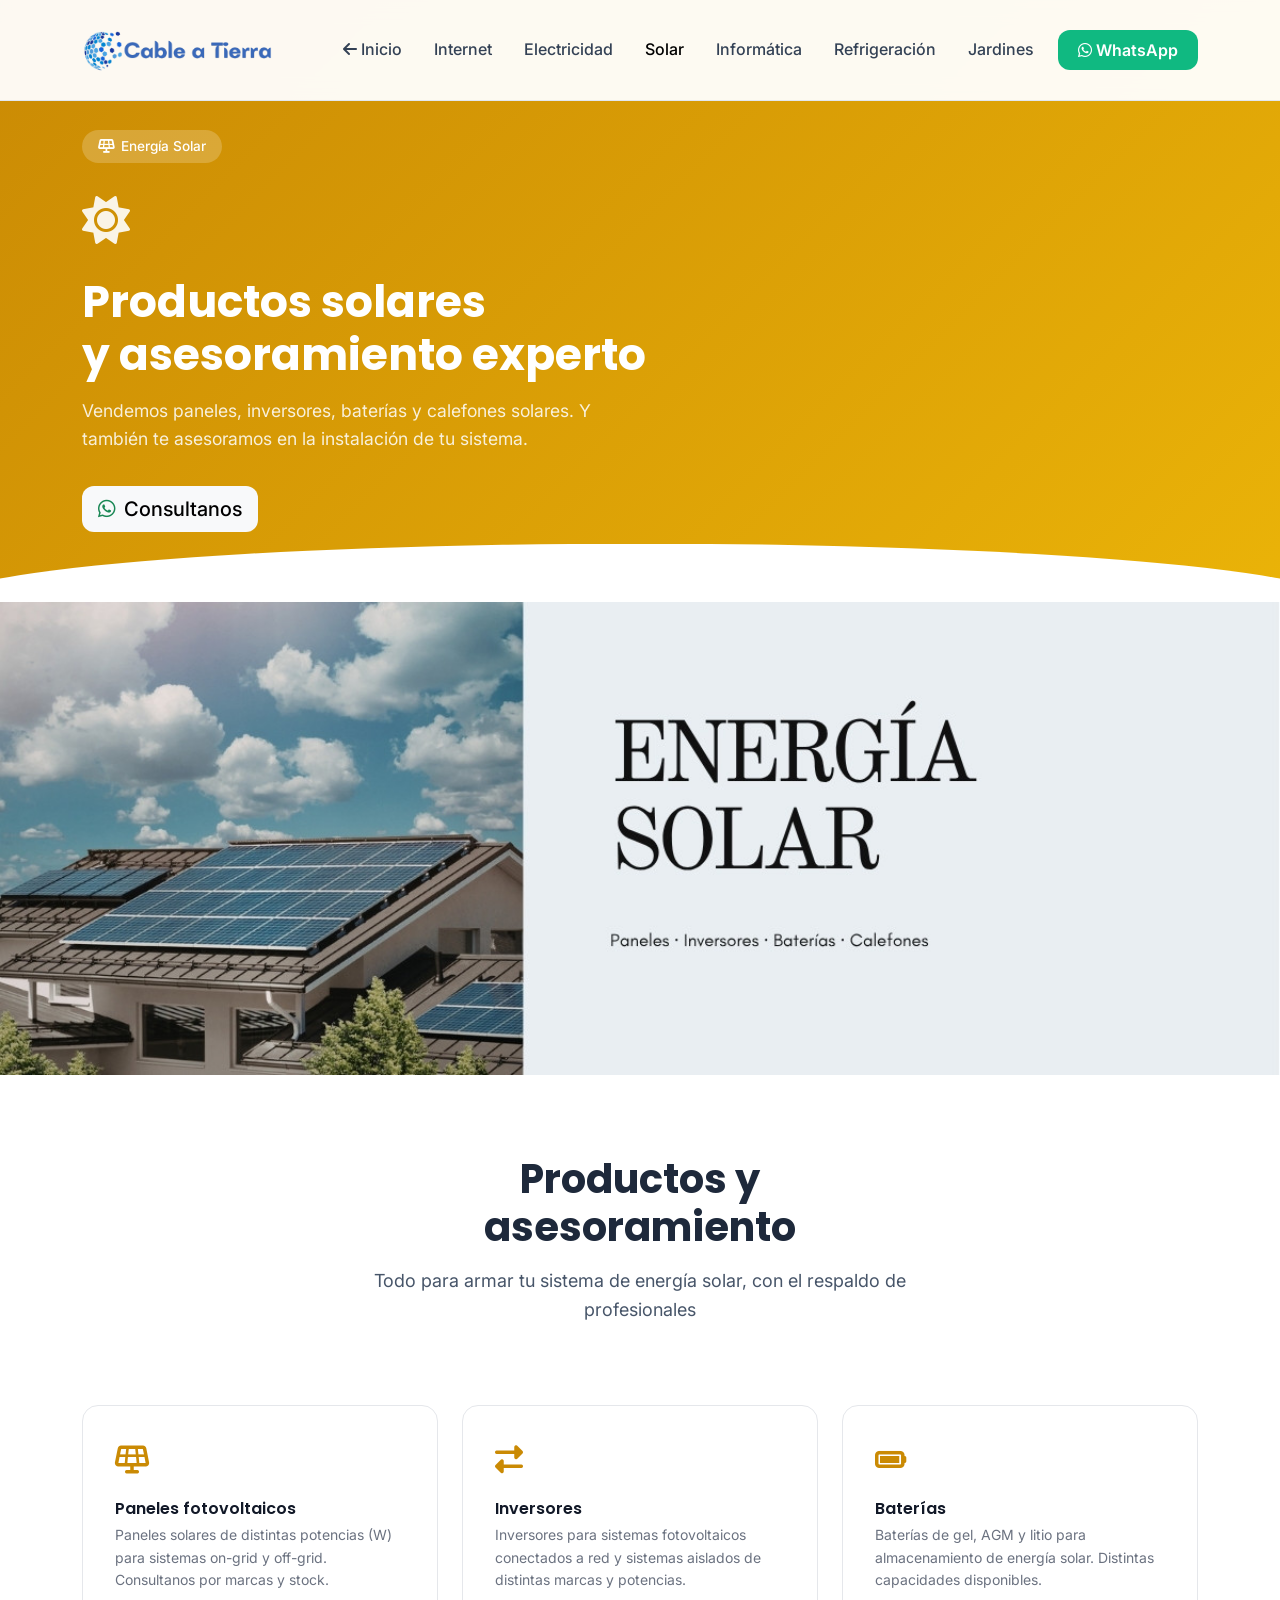
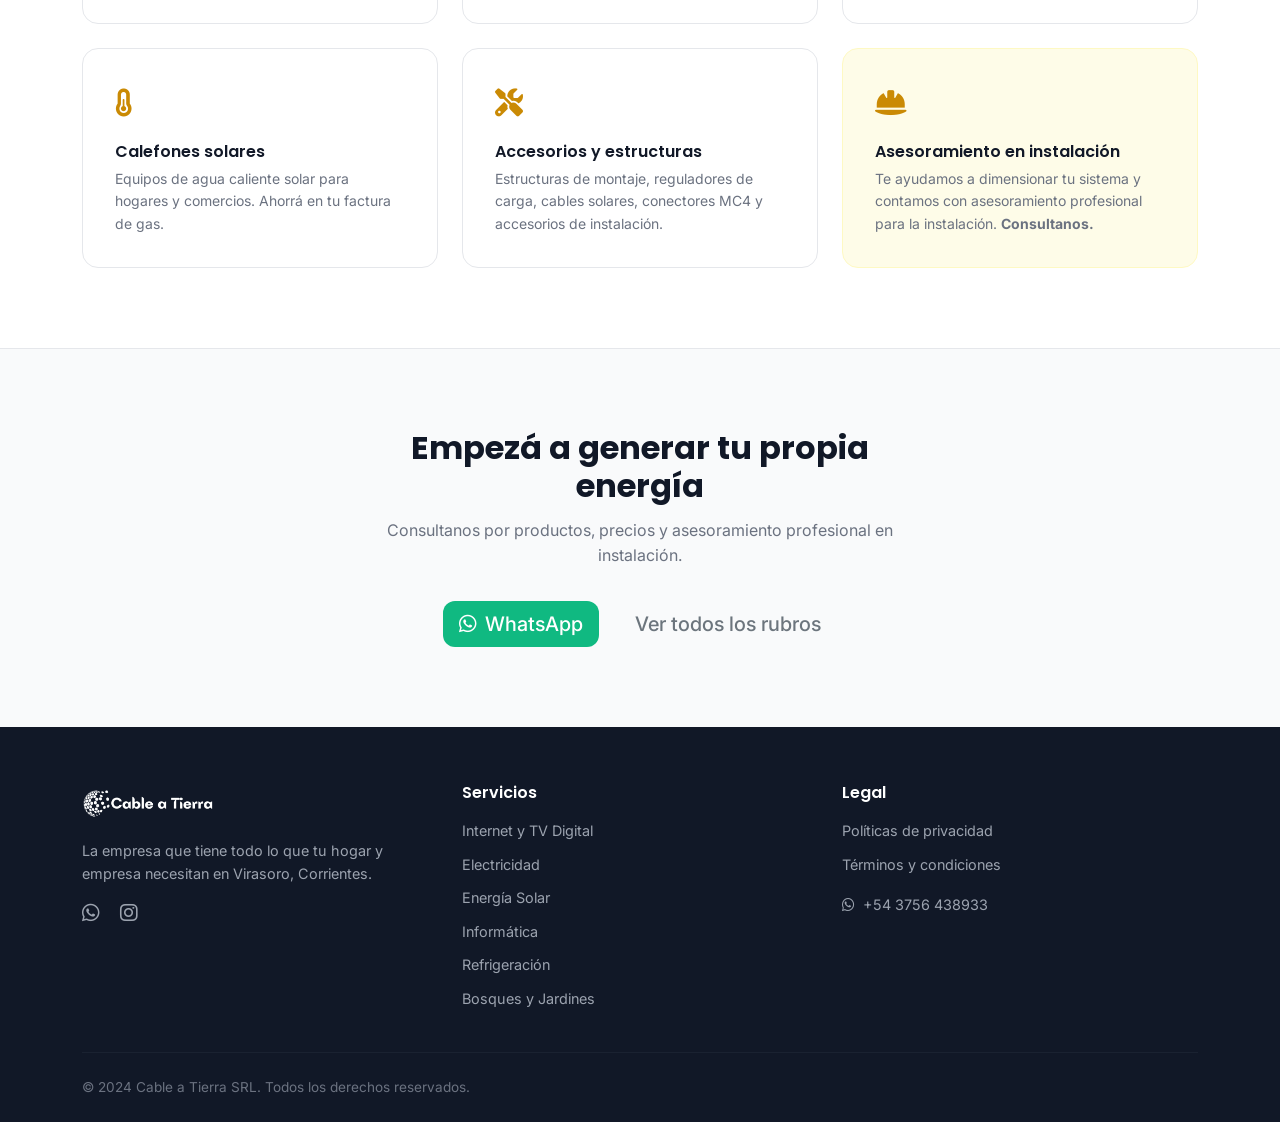
<file: solar.html>
<!DOCTYPE html>
<html lang="es">
<head>
    <meta charset="UTF-8">
    <meta name="viewport" content="width=device-width, initial-scale=1.0">
    <title>Energía Solar - Cable a Tierra Virasoro</title>
    <meta name="description" content="Paneles solares fotovoltaicos y calefones solares en Virasoro. Reducí tu factura de luz con energía renovable.">
    <link href="https://cdn.jsdelivr.net/npm/bootstrap@5.3.0/dist/css/bootstrap.min.css" rel="stylesheet">
    <link rel="stylesheet" href="https://cdnjs.cloudflare.com/ajax/libs/font-awesome/6.4.0/css/all.min.css">
    <link href="https://fonts.googleapis.com/css2?family=Inter:wght@300;400;500;600;700&family=Poppins:wght@600;700&display=swap" rel="stylesheet">
    <link rel="stylesheet" href="styles.css">
    <!-- Google Tag Manager -->
    <script>(function(w,d,s,l,i){w[l]=w[l]||[];w[l].push({'gtm.start':
    new Date().getTime(),event:'gtm.js'});var f=d.getElementsByTagName(s)[0],
    j=d.createElement(s),dl=l!='dataLayer'?'&l='+l:'';j.async=true;j.src=
    'https://www.googletagmanager.com/gtm.js?id='+i+dl;f.parentNode.insertBefore(j,f);
    })(window,document,'script','dataLayer','GTM-PGJXGLJZ');</script>
    <!-- End Google Tag Manager -->
    <!-- Google tag (gtag.js) -->
    <script async src="https://www.googletagmanager.com/gtag/js?id=G-04BR76JN8S"></script>
    <script>
      window.dataLayer = window.dataLayer || [];
      function gtag(){dataLayer.push(arguments);}
      gtag('js', new Date());
      gtag('config', 'G-04BR76JN8S');
    </script>
</head>
<body>
    <!-- Google Tag Manager (noscript) -->
    <noscript><iframe src="https://www.googletagmanager.com/ns.html?id=GTM-PGJXGLJZ"
    height="0" width="0" style="display:none;visibility:hidden"></iframe></noscript>
    <!-- End Google Tag Manager (noscript) -->

    <nav class="navbar navbar-expand-lg fixed-top">
        <div class="container">
            <a class="navbar-brand" href="index.html">
                <img src="images/logo.png" alt="Cable a Tierra" class="logo">
            </a>
            <button class="navbar-toggler" type="button" data-bs-toggle="collapse" data-bs-target="#navbarNav">
                <span class="navbar-toggler-icon"></span>
            </button>
            <div class="collapse navbar-collapse" id="navbarNav">
                <ul class="navbar-nav ms-auto align-items-center">
                    <li class="nav-item"><a class="nav-link" href="index.html"><i class="fas fa-arrow-left me-1"></i>Inicio</a></li>
                    <li class="nav-item"><a class="nav-link" href="internet.html">Internet</a></li>
                    <li class="nav-item"><a class="nav-link" href="electricidad.html">Electricidad</a></li>
                    <li class="nav-item"><a class="nav-link active" href="solar.html">Solar</a></li>
                    <li class="nav-item"><a class="nav-link" href="informatica.html">Informática</a></li>
                    <li class="nav-item"><a class="nav-link" href="refrigeracion.html">Refrigeración</a></li>
                    <li class="nav-item"><a class="nav-link" href="jardines.html">Jardines</a></li>
                    <li class="nav-item ms-2">
                        <a class="btn btn-success nav-cta" href="https://wa.me/5493756410828" target="_blank">
                            <i class="fab fa-whatsapp me-1"></i>WhatsApp
                        </a>
                    </li>
                </ul>
            </div>
        </div>
    </nav>

    <!-- Hero -->
    <section class="service-hero" style="background: linear-gradient(135deg, #CA8A04 0%, #EAB308 100%);">
        <div class="container">
            <div class="service-hero-inner">
                <div class="service-hero-badge">
                    <i class="fas fa-solar-panel"></i> Energía Solar
                </div>
                <div class="service-hero-icon"><i class="fas fa-sun"></i></div>
                <h1 class="service-hero-title">Productos solares<br>y asesoramiento experto</h1>
                <p class="service-hero-subtitle">Vendemos paneles, inversores, baterías y calefones solares. Y también te asesoramos en la instalación de tu sistema.</p>
                <a href="https://wa.me/5493756410828?text=Hola,%20me%20interesa%20la%20secci%C3%B3n%20de%20Energ%C3%ADa%20Solar" class="btn btn-light btn-lg" target="_blank">
                    <i class="fab fa-whatsapp me-2 text-success"></i>Consultanos
                </a>
            </div>
        </div>
    </section>

    <!-- Banner -->
    <div class="page-banner-wrap">
        <img src="images/solar banner.jpg" alt="Energía Solar - Paneles, Inversores, Baterías" class="page-banner">
    </div>

    <!-- Productos -->
    <section class="features-grid">
        <div class="container">
            <div class="row justify-content-center mb-5">
                <div class="col-lg-6 text-center">
                    <h2 class="section-title">Productos y asesoramiento</h2>
                    <p class="section-subtitle">Todo para armar tu sistema de energía solar, con el respaldo de profesionales</p>
                </div>
            </div>
            <div class="row g-4">
                <div class="col-lg-4 col-md-6">
                    <div class="feature-card">
                        <div class="feature-card-icon" style="color:#CA8A04"><i class="fas fa-solar-panel"></i></div>
                        <h5>Paneles fotovoltaicos</h5>
                        <p>Paneles solares de distintas potencias (W) para sistemas on-grid y off-grid. Consultanos por marcas y stock.</p>
                    </div>
                </div>
                <div class="col-lg-4 col-md-6">
                    <div class="feature-card">
                        <div class="feature-card-icon" style="color:#CA8A04"><i class="fas fa-exchange-alt"></i></div>
                        <h5>Inversores</h5>
                        <p>Inversores para sistemas fotovoltaicos conectados a red y sistemas aislados de distintas marcas y potencias.</p>
                    </div>
                </div>
                <div class="col-lg-4 col-md-6">
                    <div class="feature-card">
                        <div class="feature-card-icon" style="color:#CA8A04"><i class="fas fa-battery-full"></i></div>
                        <h5>Baterías</h5>
                        <p>Baterías de gel, AGM y litio para almacenamiento de energía solar. Distintas capacidades disponibles.</p>
                    </div>
                </div>
                <div class="col-lg-4 col-md-6">
                    <div class="feature-card">
                        <div class="feature-card-icon" style="color:#CA8A04"><i class="fas fa-thermometer-half"></i></div>
                        <h5>Calefones solares</h5>
                        <p>Equipos de agua caliente solar para hogares y comercios. Ahorrá en tu factura de gas.</p>
                    </div>
                </div>
                <div class="col-lg-4 col-md-6">
                    <div class="feature-card">
                        <div class="feature-card-icon" style="color:#CA8A04"><i class="fas fa-tools"></i></div>
                        <h5>Accesorios y estructuras</h5>
                        <p>Estructuras de montaje, reguladores de carga, cables solares, conectores MC4 y accesorios de instalación.</p>
                    </div>
                </div>
                <div class="col-lg-4 col-md-6">
                    <div class="feature-card" style="border-color:#FEF9C3; background:#FEFCE8;">
                        <div class="feature-card-icon" style="color:#CA8A04"><i class="fas fa-hard-hat"></i></div>
                        <h5>Asesoramiento en instalación</h5>
                        <p>Te ayudamos a dimensionar tu sistema y contamos con asesoramiento profesional para la instalación. <strong>Consultanos.</strong></p>
                    </div>
                </div>
            </div>
        </div>
    </section>

    <!-- CTA -->
    <section class="cta-section">
        <div class="container">
            <div class="col-lg-6 mx-auto">
                <h2>Empezá a generar tu propia energía</h2>
                <p>Consultanos por productos, precios y asesoramiento profesional en instalación.</p>
                <a href="https://wa.me/5493756410828?text=Hola,%20me%20interesa%20la%20secci%C3%B3n%20de%20Energ%C3%ADa%20Solar" class="btn btn-success btn-lg me-3" target="_blank">
                    <i class="fab fa-whatsapp me-2"></i>WhatsApp
                </a>
                <a href="index.html" class="btn btn-outline-secondary btn-lg">Ver todos los rubros</a>
            </div>
        </div>
    </section>

    <!-- Footer -->
    <footer>
        <div class="container">
            <div class="row gy-4">
                <div class="col-lg-4">
                    <img src="images/logo.png" alt="Cable a Tierra" class="footer-logo mb-3">
                    <p>La empresa que tiene todo lo que tu hogar y empresa necesitan en Virasoro, Corrientes.</p>
                    <div class="mt-3">
                        <a href="https://wa.me/5493756410828" class="footer-social me-3" target="_blank"><i class="fab fa-whatsapp fa-lg"></i></a>
                        <a href="https://instagram.com/cableatsrl" class="footer-social" target="_blank"><i class="fab fa-instagram fa-lg"></i></a>
                    </div>
                </div>
                <div class="col-lg-4">
                    <h6>Servicios</h6>
                    <ul class="list-unstyled footer-links">
                        <li><a href="internet.html">Internet y TV Digital</a></li>
                        <li><a href="electricidad.html">Electricidad</a></li>
                        <li><a href="solar.html">Energía Solar</a></li>
                        <li><a href="informatica.html">Informática</a></li>
                        <li><a href="refrigeracion.html">Refrigeración</a></li>
                        <li><a href="jardines.html">Bosques y Jardines</a></li>
                    </ul>
                </div>
                <div class="col-lg-4">
                    <h6>Legal</h6>
                    <ul class="list-unstyled footer-links">
                        <li><a href="politicas.html">Políticas de privacidad</a></li>
                        <li><a href="terminos.html">Términos y condiciones</a></li>
                    </ul>
                    <p class="mt-3" style="color:#9CA3AF;font-size:0.9rem"><i class="fab fa-whatsapp me-2"></i>+54 3756 438933</p>
                </div>
            </div>
            <hr class="footer-divider">
            <p class="footer-copy">&copy; 2024 Cable a Tierra SRL. Todos los derechos reservados.</p>
        </div>
    </footer>

    <script src="https://cdn.jsdelivr.net/npm/bootstrap@5.3.0/dist/js/bootstrap.bundle.min.js"></script>
    <script src="script.js"></script>
</body>
</html>
</file>
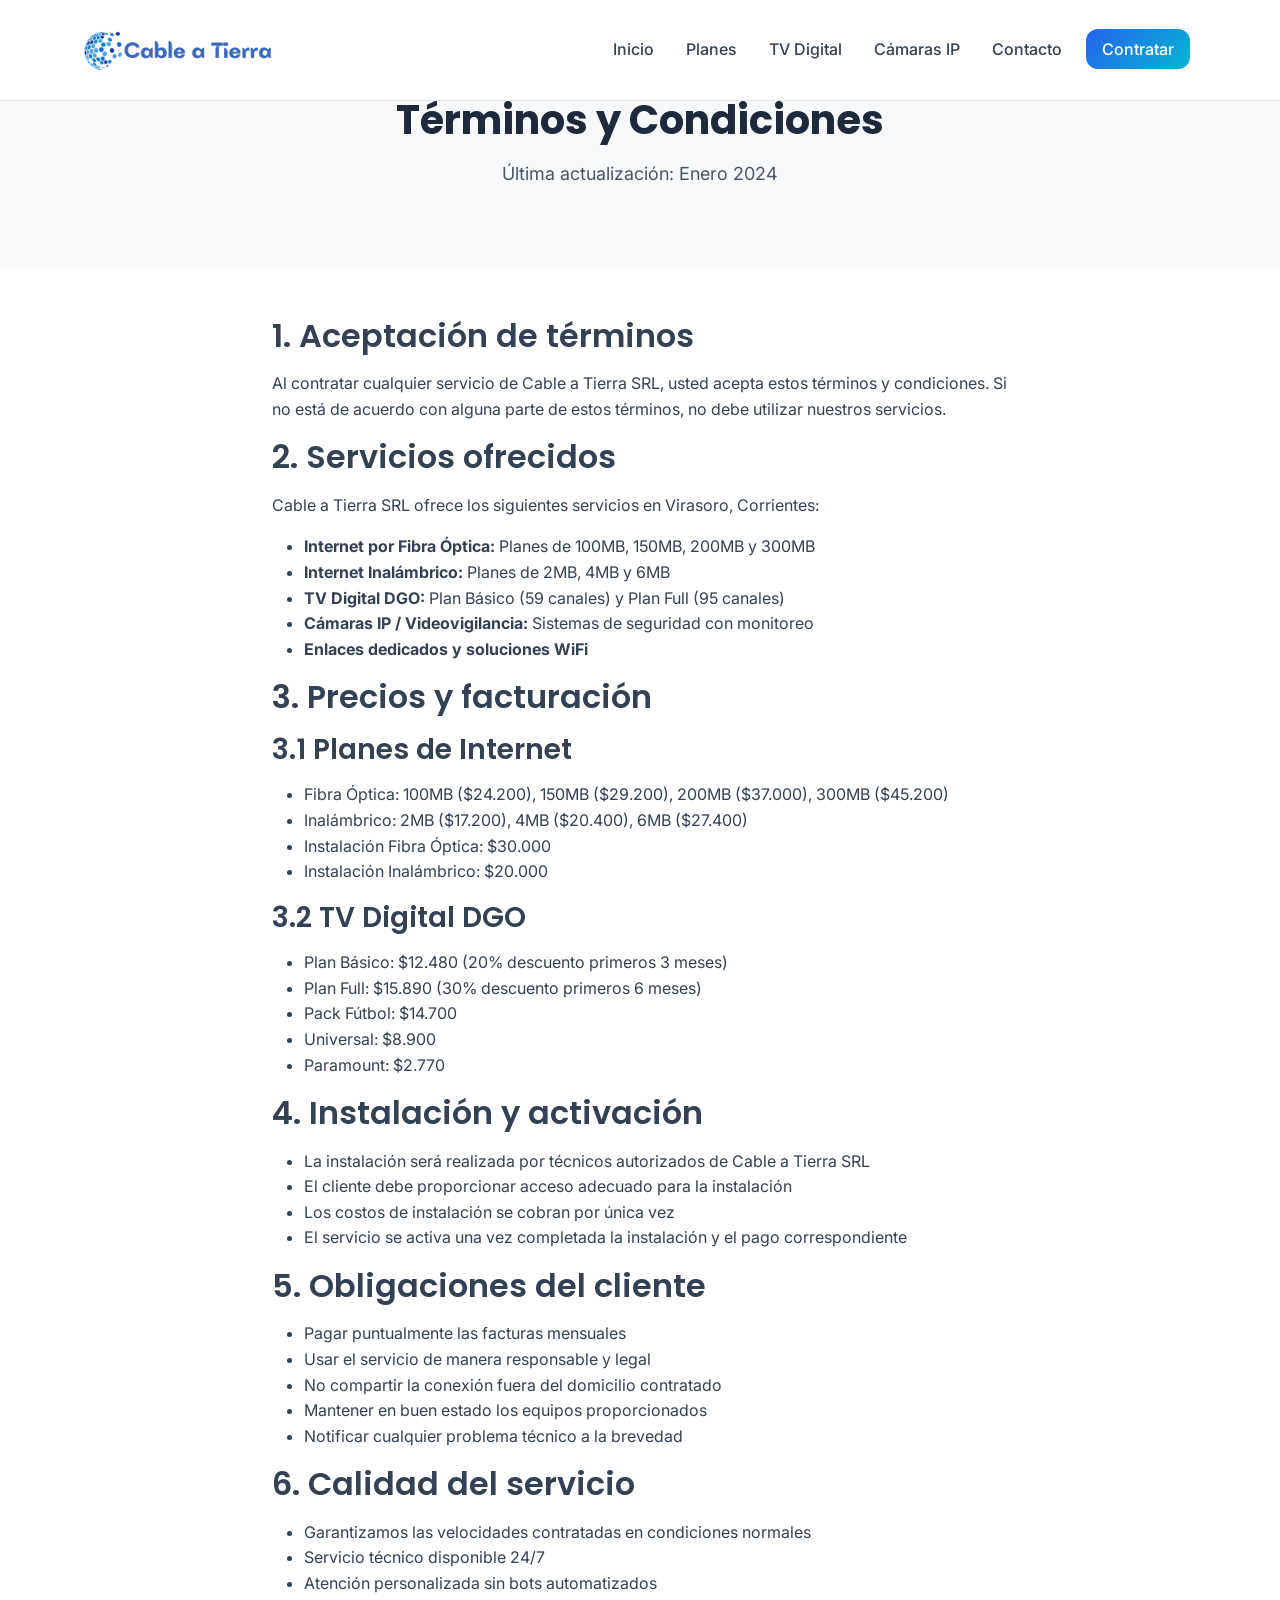
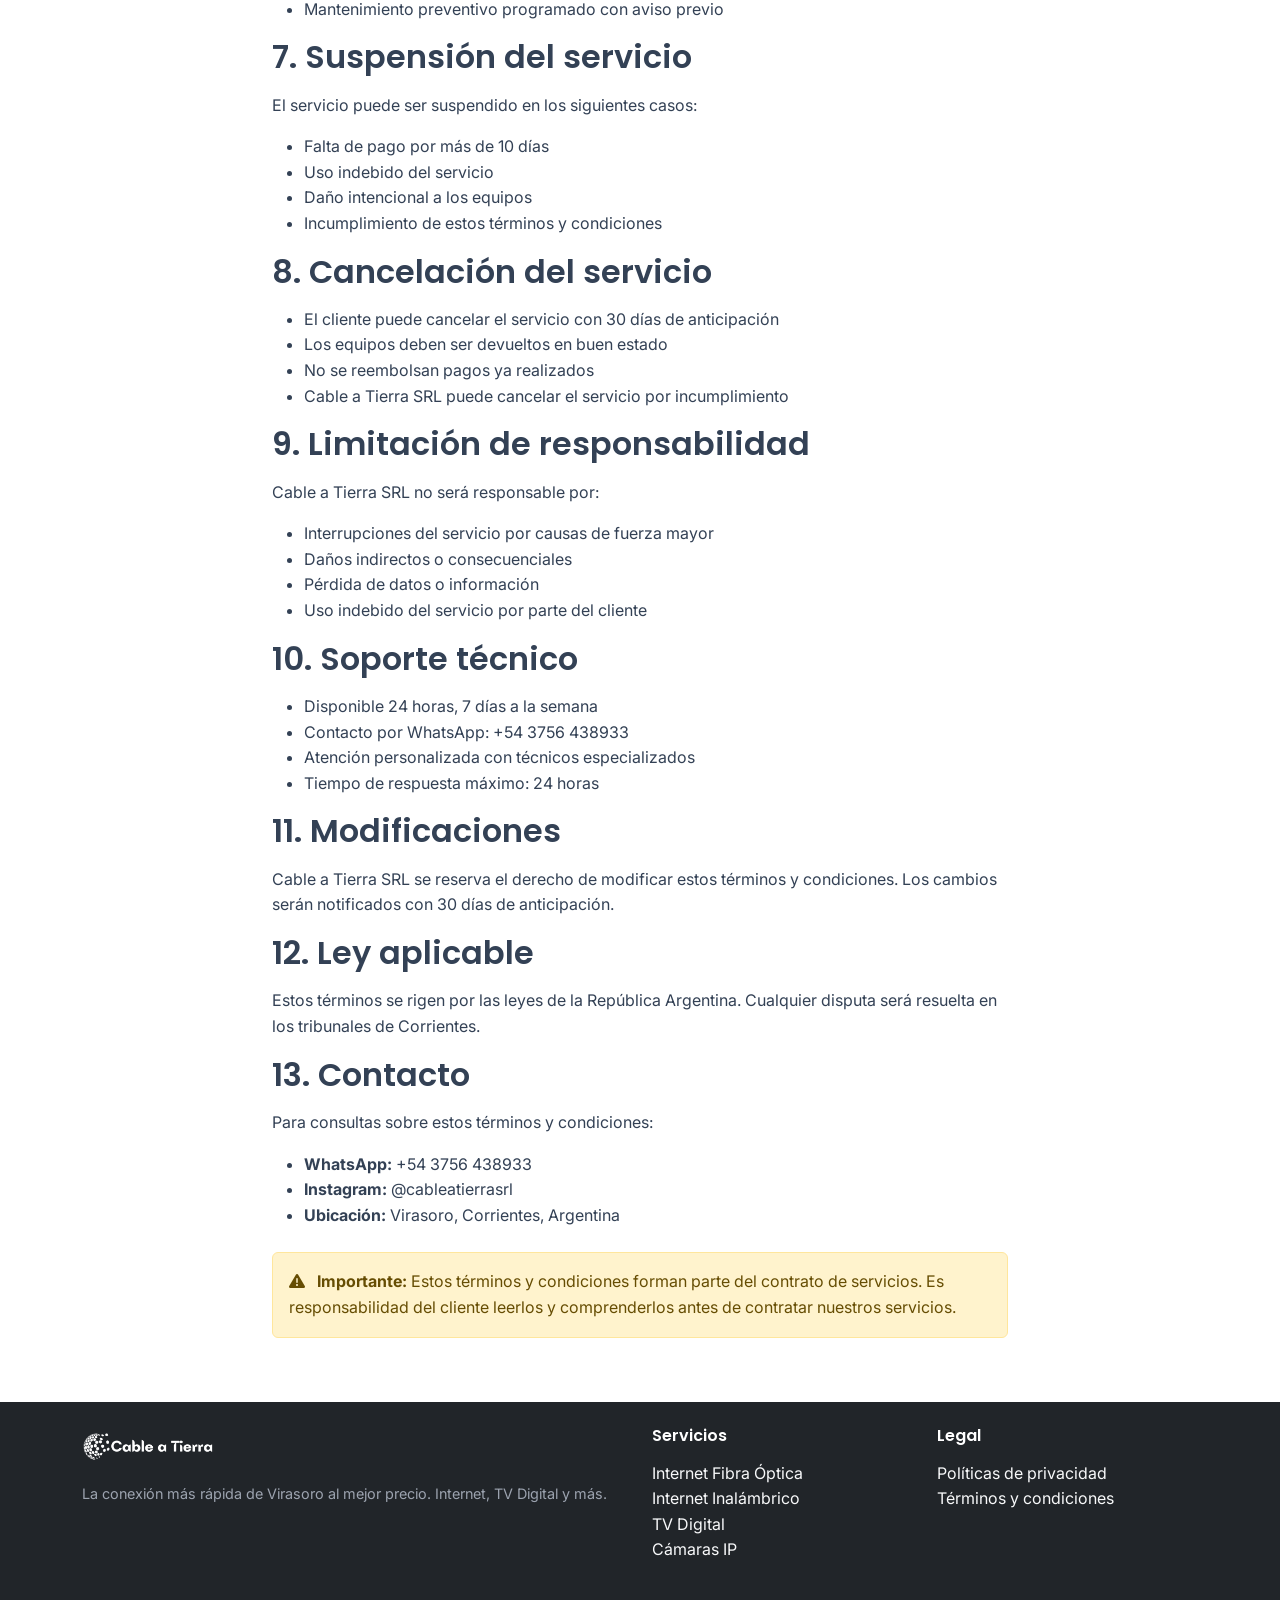
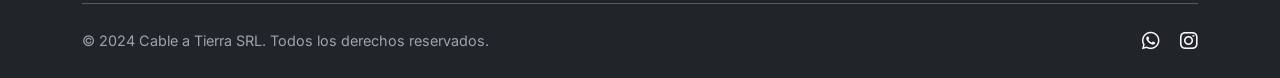
<file: terminos.html>
<!DOCTYPE html>
<html lang="es">
<head>
    <meta charset="UTF-8">
    <meta name="viewport" content="width=device-width, initial-scale=1.0">
    <title>Términos y Condiciones - Cable a Tierra</title>
    <meta name="description" content="Términos y condiciones de Cable a Tierra SRL. Conoce las condiciones de uso de nuestros servicios.">
    
    <!-- Bootstrap CSS -->
    <link href="https://cdn.jsdelivr.net/npm/bootstrap@5.3.0/dist/css/bootstrap.min.css" rel="stylesheet">
    <!-- Font Awesome -->
    <link rel="stylesheet" href="https://cdnjs.cloudflare.com/ajax/libs/font-awesome/6.4.0/css/all.min.css">
    <!-- Google Fonts -->
    <link href="https://fonts.googleapis.com/css2?family=Inter:wght@300;400;500;600;700&family=Poppins:wght@300;400;500;600;700&display=swap" rel="stylesheet">
    
    <!-- Custom CSS -->
    <link rel="stylesheet" href="styles.css">
    <!-- Google Tag Manager -->
    <script>(function(w,d,s,l,i){w[l]=w[l]||[];w[l].push({'gtm.start':
    new Date().getTime(),event:'gtm.js'});var f=d.getElementsByTagName(s)[0],
    j=d.createElement(s),dl=l!='dataLayer'?'&l='+l:'';j.async=true;j.src=
    'https://www.googletagmanager.com/gtm.js?id='+i+dl;f.parentNode.insertBefore(j,f);
    })(window,document,'script','dataLayer','GTM-PGJXGLJZ');</script>
    <!-- End Google Tag Manager -->
    <!-- Google tag (gtag.js) -->
    <script async src="https://www.googletagmanager.com/gtag/js?id=G-04BR76JN8S"></script>
    <script>
      window.dataLayer = window.dataLayer || [];
      function gtag(){dataLayer.push(arguments);}
      gtag('js', new Date());
      gtag('config', 'G-04BR76JN8S');
    </script>
</head>
<body>
    <!-- Google Tag Manager (noscript) -->
    <noscript><iframe src="https://www.googletagmanager.com/ns.html?id=GTM-PGJXGLJZ"
    height="0" width="0" style="display:none;visibility:hidden"></iframe></noscript>
    <!-- End Google Tag Manager (noscript) -->
    <!-- Navigation -->
    <nav class="navbar navbar-expand-lg navbar-light fixed-top">
        <div class="container">
            <a class="navbar-brand" href="index.html">
                <img src="images/logo.png" alt="Cable a Tierra" class="logo">
            </a>
            <button class="navbar-toggler" type="button" data-bs-toggle="collapse" data-bs-target="#navbarNav">
                <span class="navbar-toggler-icon"></span>
            </button>
            <div class="collapse navbar-collapse" id="navbarNav">
                <ul class="navbar-nav ms-auto">
                    <li class="nav-item">
                        <a class="nav-link" href="index.html">Inicio</a>
                    </li>
                    <li class="nav-item">
                        <a class="nav-link" href="index.html#planes">Planes</a>
                    </li>
                    <li class="nav-item">
                        <a class="nav-link" href="index.html#tv-digital">TV Digital</a>
                    </li>
                    <li class="nav-item">
                        <a class="nav-link" href="index.html#camaras">Cámaras IP</a>
                    </li>
                    <li class="nav-item">
                        <a class="nav-link" href="index.html#contacto">Contacto</a>
                    </li>
                    <li class="nav-item">
                        <a class="nav-link btn btn-primary text-white px-3 ms-2" href="index.html#contratar">Contratar</a>
                    </li>
                </ul>
            </div>
        </div>
    </nav>

    <!-- Header -->
    <section class="py-5 mt-5 bg-light">
        <div class="container">
            <div class="row">
                <div class="col-12 text-center">
                    <h1 class="section-title">Términos y Condiciones</h1>
                    <p class="section-subtitle">Última actualización: Enero 2024</p>
                </div>
            </div>
        </div>
    </section>

    <!-- Content -->
    <section class="py-5">
        <div class="container">
            <div class="row">
                <div class="col-lg-8 mx-auto">
                    <div class="content-wrapper">
                        <h2>1. Aceptación de términos</h2>
                        <p>Al contratar cualquier servicio de Cable a Tierra SRL, usted acepta estos términos y condiciones. Si no está de acuerdo con alguna parte de estos términos, no debe utilizar nuestros servicios.</p>

                        <h2>2. Servicios ofrecidos</h2>
                        <p>Cable a Tierra SRL ofrece los siguientes servicios en Virasoro, Corrientes:</p>
                        <ul>
                            <li><strong>Internet por Fibra Óptica:</strong> Planes de 100MB, 150MB, 200MB y 300MB</li>
                            <li><strong>Internet Inalámbrico:</strong> Planes de 2MB, 4MB y 6MB</li>
                            <li><strong>TV Digital DGO:</strong> Plan Básico (59 canales) y Plan Full (95 canales)</li>
                            <li><strong>Cámaras IP / Videovigilancia:</strong> Sistemas de seguridad con monitoreo</li>
                            <li><strong>Enlaces dedicados y soluciones WiFi</strong></li>
                        </ul>

                        <h2>3. Precios y facturación</h2>
                        <h3>3.1 Planes de Internet</h3>
                        <ul>
                            <li>Fibra Óptica: 100MB ($24.200), 150MB ($29.200), 200MB ($37.000), 300MB ($45.200)</li>
                            <li>Inalámbrico: 2MB ($17.200), 4MB ($20.400), 6MB ($27.400)</li>
                            <li>Instalación Fibra Óptica: $30.000</li>
                            <li>Instalación Inalámbrico: $20.000</li>
                        </ul>
                        
                        <h3>3.2 TV Digital DGO</h3>
                        <ul>
                            <li>Plan Básico: $12.480 (20% descuento primeros 3 meses)</li>
                            <li>Plan Full: $15.890 (30% descuento primeros 6 meses)</li>
                            <li>Pack Fútbol: $14.700</li>
                            <li>Universal: $8.900</li>
                            <li>Paramount: $2.770</li>
                        </ul>

                        <h2>4. Instalación y activación</h2>
                        <ul>
                            <li>La instalación será realizada por técnicos autorizados de Cable a Tierra SRL</li>
                            <li>El cliente debe proporcionar acceso adecuado para la instalación</li>
                            <li>Los costos de instalación se cobran por única vez</li>
                            <li>El servicio se activa una vez completada la instalación y el pago correspondiente</li>
                        </ul>

                        <h2>5. Obligaciones del cliente</h2>
                        <ul>
                            <li>Pagar puntualmente las facturas mensuales</li>
                            <li>Usar el servicio de manera responsable y legal</li>
                            <li>No compartir la conexión fuera del domicilio contratado</li>
                            <li>Mantener en buen estado los equipos proporcionados</li>
                            <li>Notificar cualquier problema técnico a la brevedad</li>
                        </ul>

                        <h2>6. Calidad del servicio</h2>
                        <ul>
                            <li>Garantizamos las velocidades contratadas en condiciones normales</li>
                            <li>Servicio técnico disponible 24/7</li>
                            <li>Atención personalizada sin bots automatizados</li>
                            <li>Mantenimiento preventivo programado con aviso previo</li>
                        </ul>

                        <h2>7. Suspensión del servicio</h2>
                        <p>El servicio puede ser suspendido en los siguientes casos:</p>
                        <ul>
                            <li>Falta de pago por más de 10 días</li>
                            <li>Uso indebido del servicio</li>
                            <li>Daño intencional a los equipos</li>
                            <li>Incumplimiento de estos términos y condiciones</li>
                        </ul>

                        <h2>8. Cancelación del servicio</h2>
                        <ul>
                            <li>El cliente puede cancelar el servicio con 30 días de anticipación</li>
                            <li>Los equipos deben ser devueltos en buen estado</li>
                            <li>No se reembolsan pagos ya realizados</li>
                            <li>Cable a Tierra SRL puede cancelar el servicio por incumplimiento</li>
                        </ul>

                        <h2>9. Limitación de responsabilidad</h2>
                        <p>Cable a Tierra SRL no será responsable por:</p>
                        <ul>
                            <li>Interrupciones del servicio por causas de fuerza mayor</li>
                            <li>Daños indirectos o consecuenciales</li>
                            <li>Pérdida de datos o información</li>
                            <li>Uso indebido del servicio por parte del cliente</li>
                        </ul>

                        <h2>10. Soporte técnico</h2>
                        <ul>
                            <li>Disponible 24 horas, 7 días a la semana</li>
                            <li>Contacto por WhatsApp: +54 3756 438933</li>
                            <li>Atención personalizada con técnicos especializados</li>
                            <li>Tiempo de respuesta máximo: 24 horas</li>
                        </ul>

                        <h2>11. Modificaciones</h2>
                        <p>Cable a Tierra SRL se reserva el derecho de modificar estos términos y condiciones. Los cambios serán notificados con 30 días de anticipación.</p>

                        <h2>12. Ley aplicable</h2>
                        <p>Estos términos se rigen por las leyes de la República Argentina. Cualquier disputa será resuelta en los tribunales de Corrientes.</p>

                        <h2>13. Contacto</h2>
                        <p>Para consultas sobre estos términos y condiciones:</p>
                        <ul>
                            <li><strong>WhatsApp:</strong> +54 3756 438933</li>
                            <li><strong>Instagram:</strong> @cableatierrasrl</li>
                            <li><strong>Ubicación:</strong> Virasoro, Corrientes, Argentina</li>
                        </ul>

                        <div class="alert alert-warning mt-4">
                            <i class="fas fa-exclamation-triangle me-2"></i>
                            <strong>Importante:</strong> Estos términos y condiciones forman parte del contrato de servicios. Es responsabilidad del cliente leerlos y comprenderlos antes de contratar nuestros servicios.
                        </div>
                    </div>
                </div>
            </div>
        </div>
    </section>

    <!-- Footer -->
    <footer class="bg-dark text-white py-4">
        <div class="container">
            <div class="row">
                <div class="col-lg-6">
                    <img src="images/logo.png" alt="Cable a Tierra" class="footer-logo mb-3">
                    <p>La conexión más rápida de Virasoro al mejor precio. Internet, TV Digital y más.</p>
                </div>
                <div class="col-lg-6">
                    <div class="row">
                        <div class="col-md-6">
                            <h6>Servicios</h6>
                            <ul class="list-unstyled">
                                <li><a href="index.html#planes" class="text-light">Internet Fibra Óptica</a></li>
                                <li><a href="index.html#planes" class="text-light">Internet Inalámbrico</a></li>
                                <li><a href="index.html#tv-digital" class="text-light">TV Digital</a></li>
                                <li><a href="index.html#camaras" class="text-light">Cámaras IP</a></li>
                            </ul>
                        </div>
                        <div class="col-md-6">
                            <h6>Legal</h6>
                            <ul class="list-unstyled">
                                <li><a href="politicas.html" class="text-light">Políticas de privacidad</a></li>
                                <li><a href="terminos.html" class="text-light">Términos y condiciones</a></li>
                            </ul>
                        </div>
                    </div>
                </div>
            </div>
            <hr class="my-4">
            <div class="row align-items-center">
                <div class="col-md-6">
                    <p class="mb-0">&copy; 2024 Cable a Tierra SRL. Todos los derechos reservados.</p>
                </div>
                <div class="col-md-6 text-md-end">
                    <a href="https://wa.me/5493756438933" class="text-light me-3" target="_blank">
                        <i class="fab fa-whatsapp fa-lg"></i>
                    </a>
                    <a href="https://instagram.com/cableatsrl" class="text-light" target="_blank">
                        <i class="fab fa-instagram fa-lg"></i>
                    </a>
                </div>
            </div>
        </div>
    </footer>

    <!-- Bootstrap JS -->
    <script src="https://cdn.jsdelivr.net/npm/bootstrap@5.3.0/dist/js/bootstrap.bundle.min.js"></script>
    <!-- Custom JS -->
    <script src="script.js"></script>
</body>
</html>
</file>
<file: styles.css>
/* Variables CSS para paleta de colores moderna */
:root {
    --primary-color: #2563eb;
    --primary-dark: #1d4ed8;
    --secondary-color: #06b6d4;
    --success-color: #10b981;
    --warning-color: #f59e0b;
    --danger-color: #ef4444;
    --dark-color: #1f2937;
    --light-color: #f8fafc;
    --gray-100: #f1f5f9;
    --gray-200: #e2e8f0;
    --gray-300: #cbd5e1;
    --gray-400: #94a3b8;
    --gray-500: #64748b;
    --gray-600: #475569;
    --gray-700: #334155;
    --gray-800: #1e293b;
    --gray-900: #0f172a;
    
    --gradient-primary: linear-gradient(135deg, #2563eb 0%, #06b6d4 100%);
    --gradient-secondary: linear-gradient(135deg, #10b981 0%, #06b6d4 100%);
    
    --font-primary: 'Inter', sans-serif;
    --font-secondary: 'Poppins', sans-serif;
    
    --border-radius: 12px;
    --border-radius-lg: 16px;
    --box-shadow: 0 4px 6px -1px rgba(0, 0, 0, 0.1), 0 2px 4px -1px rgba(0, 0, 0, 0.06);
    --box-shadow-lg: 0 20px 25px -5px rgba(0, 0, 0, 0.1), 0 10px 10px -5px rgba(0, 0, 0, 0.04);
}

/* Reset y base */
* {
    margin: 0;
    padding: 0;
    box-sizing: border-box;
}

body {
    font-family: var(--font-primary);
    line-height: 1.6;
    color: var(--gray-700);
    overflow-x: hidden;
}

/* Smooth scrolling */
html {
    scroll-behavior: smooth;
}

/* Tipografía */
h1, h2, h3, h4, h5, h6 {
    font-family: var(--font-secondary);
    font-weight: 600;
    line-height: 1.2;
    margin-bottom: 1rem;
}

.section-title {
    font-size: 2.5rem;
    font-weight: 700;
    color: var(--gray-800);
    margin-bottom: 1rem;
}

.section-subtitle {
    font-size: 1.125rem;
    color: var(--gray-600);
    margin-bottom: 2rem;
}

/* Navegación */
.navbar {
    background: rgba(255, 255, 255, 0.95);
    backdrop-filter: blur(10px);
    border-bottom: 1px solid var(--gray-200);
    transition: all 0.3s ease;
    padding: 1rem 0;
}

.navbar.scrolled {
    background: rgba(255, 255, 255, 0.98);
    box-shadow: var(--box-shadow);
}

.navbar-brand .logo {
    height: 58px;
    width: auto;
}

.navbar-nav .nav-link {
    font-weight: 500;
    color: var(--gray-700);
    margin: 0 0.5rem;
    transition: color 0.3s ease;
}

.navbar-nav .nav-link:hover {
    color: var(--primary-color);
}

.navbar-nav .nav-link.btn {
    border-radius: var(--border-radius);
    padding: 0.5rem 1rem;
}

/* Hero Section */
.hero-section {
    position: relative;
    min-height: 100vh;
    display: flex;
    align-items: center;
    background: var(--gradient-primary);
    color: white;
    overflow: hidden;
}

.hero-background {
    position: absolute;
    top: 0;
    left: 0;
    width: 100%;
    height: 100%;
    background: url('images/hero_background.png') center/cover;
    opacity: 0.3;
    z-index: 1;
}

.hero-section::before {
    content: '';
    position: absolute;
    top: 0;
    left: 0;
    width: 100%;
    height: 100%;
    background: var(--gradient-primary);
    z-index: 2;
}

.hero-section .container {
    position: relative;
    z-index: 3;
}

.hero-title {
    font-size: 3.5rem;
    font-weight: 700;
    margin-bottom: 1.5rem;
    line-height: 1.1;
}

.hero-subtitle {
    font-size: 1.25rem;
    margin-bottom: 2rem;
    opacity: 0.9;
}

.hero-buttons .btn {
    margin: 0.5rem 0.5rem 0.5rem 0;
    padding: 0.75rem 2rem;
    font-weight: 600;
    border-radius: var(--border-radius);
    transition: all 0.3s ease;
}

.hero-buttons .btn:hover {
    transform: translateY(-2px);
    box-shadow: var(--box-shadow-lg);
}

.hero-image img {
    border-radius: var(--border-radius-lg);
    box-shadow: var(--box-shadow-lg);
}

/* Botones personalizados */
.btn {
    border-radius: var(--border-radius);
    font-weight: 500;
    transition: all 0.3s ease;
    border: none;
}

.btn-primary {
    background: var(--gradient-primary);
    border: none;
}

.btn-primary:hover {
    background: var(--primary-dark);
    transform: translateY(-1px);
    box-shadow: var(--box-shadow);
}

.btn-success {
    background-color: var(--success-color);
}

.btn-success:hover {
    background-color: #059669;
    transform: translateY(-1px);
}

/* Planes de Internet */
.plan-tabs .nav-link {
    border-radius: var(--border-radius);
    font-weight: 600;
    color: var(--gray-600);
    background: var(--gray-100);
    border: none;
    margin: 0 0.25rem;
    transition: all 0.3s ease;
}

.plan-tabs .nav-link.active {
    background: var(--gradient-primary);
    color: white;
}

.plan-card {
    background: white;
    border-radius: var(--border-radius-lg);
    padding: 2rem;
    box-shadow: var(--box-shadow);
    transition: all 0.3s ease;
    height: 100%;
    position: relative;
    border: 2px solid transparent;
}

.plan-card:hover {
    transform: translateY(-5px);
    box-shadow: var(--box-shadow-lg);
}

.plan-card.featured {
    border-color: var(--primary-color);
    transform: scale(1.05);
}

.plan-card.featured:hover {
    transform: scale(1.05) translateY(-5px);
}

.plan-badge {
    position: absolute;
    top: -10px;
    left: 50%;
    transform: translateX(-50%);
    background: var(--gradient-primary);
    color: white;
    padding: 0.5rem 1rem;
    border-radius: var(--border-radius);
    font-size: 0.875rem;
    font-weight: 600;
}

.plan-header h4 {
    font-size: 1.5rem;
    color: var(--gray-800);
    margin-bottom: 0.5rem;
}

.plan-price {
    font-size: 2rem;
    font-weight: 700;
    color: var(--primary-color);
}

.plan-price-original {
    font-size: 0.95rem;
    color: var(--gray-400);
    text-decoration: line-through;
    margin-bottom: 0.1rem;
}

.plan-period {
    color: var(--gray-500);
    font-size: 0.875rem;
}

.plan-features ul {
    list-style: none;
    padding: 0;
    margin: 1.5rem 0;
}

.plan-features li {
    padding: 0.5rem 0;
    color: var(--gray-600);
}

.plan-features li i {
    color: var(--success-color);
    margin-right: 0.5rem;
}

/* TV Digital */
.tv-plan-card {
    background: white;
    border-radius: var(--border-radius);
    padding: 1.5rem;
    box-shadow: var(--box-shadow);
    transition: all 0.3s ease;
    border: 2px solid transparent;
}

.tv-plan-card:hover {
    transform: translateY(-2px);
    box-shadow: var(--box-shadow-lg);
}

.tv-plan-card.featured {
    border-color: var(--primary-color);
    background: linear-gradient(135deg, rgba(37, 99, 235, 0.05) 0%, rgba(6, 182, 212, 0.05) 100%);
}

.tv-plan-card h5 {
    color: var(--gray-800);
    margin-bottom: 0.25rem;
}

.tv-plan-card .price {
    font-size: 1.5rem;
    font-weight: 700;
    color: var(--primary-color);
}

.additional-packs {
    background: var(--gray-100);
    border-radius: var(--border-radius);
    padding: 1rem;
}

.pack-item {
    display: flex;
    justify-content: space-between;
    align-items: center;
    padding: 0.5rem 0;
    border-bottom: 1px solid var(--gray-200);
}

.pack-item:last-child {
    border-bottom: none;
}

.pack-item .price {
    font-weight: 600;
    color: var(--primary-color);
}

/* Features List */
.features-list {
    margin: 2rem 0;
}

.feature-item {
    display: flex;
    align-items: flex-start;
    margin-bottom: 1.5rem;
}

.feature-item i {
    font-size: 1.5rem;
    color: var(--primary-color);
    margin-right: 1rem;
    margin-top: 0.25rem;
}

.feature-item h5 {
    margin-bottom: 0.5rem;
    color: var(--gray-800);
}

.feature-item p {
    color: var(--gray-600);
    margin-bottom: 0;
}

/* Por qué elegirnos */
.why-choose-item i {
    color: rgba(255, 255, 255, 0.9);
}

.why-choose-item h5 {
    color: white;
    margin-bottom: 1rem;
}

.why-choose-item p {
    color: rgba(255, 255, 255, 0.8);
}

/* Formulario de contacto */
.contact-form-wrapper {
    background: white;
    border-radius: var(--border-radius-lg);
    padding: 3rem;
    box-shadow: var(--box-shadow-lg);
    border: 1px solid var(--gray-200);
}

.contact-form .form-control,
.contact-form .form-select {
    border-radius: var(--border-radius);
    border: 2px solid var(--gray-200);
    padding: 0.75rem 1rem;
    transition: all 0.3s ease;
}

.contact-form .form-control:focus,
.contact-form .form-select:focus {
    border-color: var(--primary-color);
    box-shadow: 0 0 0 0.2rem rgba(37, 99, 235, 0.25);
}

.contact-form .form-label {
    font-weight: 600;
    color: var(--gray-700);
    margin-bottom: 0.5rem;
}

/* Tarjetas de contacto */
.contact-card {
    background: white;
    border-radius: var(--border-radius-lg);
    padding: 2rem;
    box-shadow: var(--box-shadow);
    transition: all 0.3s ease;
    height: 100%;
}

.contact-card:hover {
    transform: translateY(-5px);
    box-shadow: var(--box-shadow-lg);
}

.contact-card h5 {
    color: var(--gray-800);
    margin: 1rem 0;
}

.contact-card p {
    color: var(--gray-600);
    margin-bottom: 1.5rem;
}

/* Footer */
footer {
    background: var(--gray-900) !important;
}

.footer-logo {
    height: 40px;
    width: auto;
    filter: brightness(0) invert(1);
}

footer h6 {
    color: white;
    font-weight: 600;
    margin-bottom: 1rem;
}

footer a {
    color: var(--gray-400);
    text-decoration: none;
    transition: color 0.3s ease;
}

footer a:hover {
    color: white;
}

/* Chatbot Widget */
.chatbot-widget {
    position: fixed;
    bottom: 20px;
    right: 20px;
    z-index: 1000;
}

.chatbot-toggle {
    width: 60px;
    height: 60px;
    background: var(--gradient-primary);
    border-radius: 50%;
    display: flex;
    align-items: center;
    justify-content: center;
    color: white;
    font-size: 1.5rem;
    cursor: pointer;
    box-shadow: var(--box-shadow-lg);
    transition: all 0.3s ease;
}

.chatbot-toggle:hover {
    transform: scale(1.1);
}

.chatbot-window {
    position: absolute;
    bottom: 70px;
    right: 0;
    width: 300px;
    background: white;
    border-radius: var(--border-radius-lg);
    box-shadow: var(--box-shadow-lg);
    display: none;
    overflow: hidden;
    border: 1px solid var(--gray-200);
}

.chatbot-window.active {
    display: block;
    animation: slideUp 0.3s ease;
}

@keyframes slideUp {
    from {
        opacity: 0;
        transform: translateY(20px);
    }
    to {
        opacity: 1;
        transform: translateY(0);
    }
}

.chatbot-header {
    background: var(--gradient-primary);
    color: white;
    padding: 1rem;
    display: flex;
    justify-content: space-between;
    align-items: center;
}

.chatbot-header h6 {
    margin: 0;
    font-weight: 600;
}

.chatbot-body {
    padding: 1rem;
    max-height: 300px;
    overflow-y: auto;
}

.chatbot-message {
    background: var(--gray-100);
    padding: 0.75rem;
    border-radius: var(--border-radius);
    margin-bottom: 1rem;
    font-size: 0.875rem;
}

.bot-message {
    background: var(--gray-100);
}

.user-message {
    background: var(--primary-color);
    color: white;
    margin-left: 2rem;
}

.chatbot-options {
    display: flex;
    flex-direction: column;
    gap: 0.5rem;
}

.chatbot-option {
    background: white;
    border: 2px solid var(--gray-200);
    border-radius: var(--border-radius);
    padding: 0.5rem;
    font-size: 0.875rem;
    cursor: pointer;
    transition: all 0.3s ease;
}

.chatbot-option:hover {
    border-color: var(--primary-color);
    background: rgba(37, 99, 235, 0.05);
}

/* Responsive Design */
@media (max-width: 768px) {
    .hero-title {
        font-size: 2.5rem;
    }
    
    .section-title {
        font-size: 2rem;
    }
    
    .hero-buttons .btn {
        display: block;
        width: 100%;
        margin: 0.5rem 0;
    }
    
    .contact-form-wrapper {
        padding: 2rem 1.5rem;
    }
    
    .plan-card.featured {
        transform: none;
    }
    
    .plan-card.featured:hover {
        transform: translateY(-5px);
    }
    
    .chatbot-window {
        width: 280px;
        right: -10px;
    }
}

@media (max-width: 576px) {
    .hero-title {
        font-size: 2rem;
    }
    
    .hero-subtitle {
        font-size: 1rem;
    }
    
    .contact-form-wrapper {
        padding: 1.5rem 1rem;
    }
    
    .navbar-brand .logo {
        height: 42px;
    }
}

/* Animaciones adicionales */
.fade-in {
    opacity: 0;
    transform: translateY(30px);
    transition: all 0.6s ease;
}

.fade-in.visible {
    opacity: 1;
    transform: translateY(0);
}

/* Utilidades */
.bg-gradient-primary {
    background: var(--gradient-primary);
}

.bg-gradient-secondary {
    background: var(--gradient-secondary);
}

.text-gradient {
    background: var(--gradient-primary);
    -webkit-background-clip: text;
    -webkit-text-fill-color: transparent;
    background-clip: text;
}

/* =====================
   HUB PAGE
   ===================== */

.hub-hero {
    padding: 140px 0 90px;
    background: #fff;
    border-bottom: 1px solid #E5E7EB;
}

.hub-badge {
    display: inline-block;
    background: #EFF6FF;
    color: #2563EB;
    padding: 0.35rem 1rem;
    border-radius: 100px;
    font-size: 0.875rem;
    font-weight: 600;
    letter-spacing: 0.03em;
    margin-bottom: 1.5rem;
}

.hub-title {
    font-size: 3.5rem;
    font-weight: 700;
    color: #111827;
    line-height: 1.15;
    margin-bottom: 1.25rem;
    font-family: var(--font-secondary);
}

.hub-subtitle {
    font-size: 1.1rem;
    color: #6B7280;
    margin-bottom: 2.5rem;
}

.hub-actions {
    display: flex;
    gap: 1rem;
    justify-content: center;
    flex-wrap: wrap;
}

.nav-cta {
    border-radius: var(--border-radius);
    padding: 0.5rem 1.25rem;
    font-weight: 600;
}

/* Services grid */
.services-section {
    padding: 80px 0;
    background: #F9FAFB;
}

.service-card {
    display: block;
    background: white;
    border-radius: 16px;
    padding: 2rem;
    height: 100%;
    text-decoration: none;
    color: inherit;
    border: 1px solid #E5E7EB;
    transition: all 0.25s ease;
}

.service-card:hover {
    transform: translateY(-4px);
    box-shadow: 0 12px 30px rgba(0,0,0,0.08);
    border-color: transparent;
    color: inherit;
    text-decoration: none;
}

.service-icon {
    width: 56px;
    height: 56px;
    border-radius: 14px;
    display: flex;
    align-items: center;
    justify-content: center;
    font-size: 1.4rem;
    margin-bottom: 1.25rem;
}

.service-card h4 {
    font-size: 1.1rem;
    font-weight: 600;
    color: #111827;
    margin-bottom: 0.5rem;
}

.service-card p {
    font-size: 0.9rem;
    color: #6B7280;
    margin-bottom: 1rem;
    line-height: 1.6;
}

.service-link {
    font-size: 0.875rem;
    font-weight: 600;
    color: #2563EB;
}

.service-link i {
    margin-left: 0.25rem;
    transition: transform 0.2s;
    font-size: 0.75rem;
}

.service-card:hover .service-link i {
    transform: translateX(4px);
}

/* Stats */
.stats-section {
    padding: 60px 0;
    background: white;
    border-top: 1px solid #E5E7EB;
    border-bottom: 1px solid #E5E7EB;
}

.stat-number {
    font-size: 2.5rem;
    font-weight: 700;
    color: #2563EB;
    font-family: var(--font-secondary);
    line-height: 1;
    margin-bottom: 0.5rem;
}

.stat-label {
    font-size: 0.875rem;
    color: #6B7280;
}

/* Contact bar */
.contact-bar {
    padding: 70px 0;
    background: #F9FAFB;
}

.contact-bar h2 {
    font-size: 1.75rem;
    font-weight: 700;
    color: #111827;
    margin-bottom: 0.5rem;
}

.contact-bar p {
    color: #6B7280;
    margin: 0;
}

/* Footer */
footer {
    background: #111827 !important;
    color: #9CA3AF;
    padding: 3.5rem 0 1.5rem;
}

.footer-logo {
    height: 40px;
    width: auto;
    filter: brightness(0) invert(1);
}

footer p {
    color: #9CA3AF;
    font-size: 0.9rem;
}

footer h6 {
    color: white !important;
    font-weight: 600;
    margin-bottom: 1rem;
}

.footer-links {
    margin: 0;
}

.footer-links li {
    margin-bottom: 0.5rem;
}

.footer-links a {
    color: #9CA3AF;
    text-decoration: none;
    font-size: 0.9rem;
    transition: color 0.2s;
}

.footer-links a:hover {
    color: white;
}

.footer-divider {
    border-color: #374151;
    margin: 2rem 0 1.5rem;
}

.footer-copy {
    font-size: 0.85rem;
    color: #6B7280;
    margin: 0;
}

.footer-social {
    color: #9CA3AF;
    text-decoration: none;
    transition: color 0.2s;
}

.footer-social:hover {
    color: white;
}

/* Banners de página (electricidad / solar) */
.page-banner-wrap {
    width: 100%;
    line-height: 0;
}

.page-banner {
    width: 100%;
    height: auto;
    display: block;
}

/* Secciones con banner integrado (jardines / informática) */
.product-section {
    border-top: 1px solid #E5E7EB;
}

.product-section-banner {
    width: 100%;
    line-height: 0;
}

.product-section-banner img {
    width: 100%;
    height: auto;
    display: block;
    transition: transform 0.4s ease;
}

.product-section:hover .product-section-banner img {
    transform: scale(1.02);
}

/* =====================
   SERVICE PAGES
   ===================== */

.service-hero {
    padding: 130px 0 70px;
    color: white;
    position: relative;
    overflow: hidden;
}

.service-hero::after {
    content: '';
    position: absolute;
    bottom: -2px;
    left: 0;
    right: 0;
    height: 60px;
    background: white;
    clip-path: ellipse(55% 100% at 50% 100%);
}

.service-hero-inner {
    position: relative;
    z-index: 2;
}

.service-hero-badge {
    display: inline-flex;
    align-items: center;
    gap: 0.4rem;
    background: rgba(255,255,255,0.2);
    padding: 0.35rem 1rem;
    border-radius: 100px;
    font-size: 0.85rem;
    font-weight: 500;
    margin-bottom: 1.25rem;
}

.service-hero-icon {
    font-size: 3rem;
    margin-bottom: 1rem;
    opacity: 0.9;
}

.service-hero-title {
    font-size: 2.75rem;
    font-weight: 700;
    line-height: 1.2;
    margin-bottom: 1rem;
}

.service-hero-subtitle {
    font-size: 1.1rem;
    opacity: 0.85;
    margin-bottom: 2rem;
    max-width: 520px;
}

/* Feature cards */
.features-grid {
    padding: 80px 0;
    background: white;
}

.feature-card {
    background: white;
    border-radius: 16px;
    padding: 2rem;
    border: 1px solid #E5E7EB;
    height: 100%;
    transition: all 0.25s ease;
}

.feature-card:hover {
    box-shadow: 0 8px 25px rgba(0,0,0,0.07);
    border-color: transparent;
    transform: translateY(-3px);
}

.feature-card-icon {
    font-size: 1.75rem;
    margin-bottom: 1rem;
}

.feature-card h5 {
    font-size: 1rem;
    font-weight: 600;
    color: #111827;
    margin-bottom: 0.4rem;
}

.feature-card p {
    font-size: 0.875rem;
    color: #6B7280;
    margin: 0;
    line-height: 1.6;
}

/* CTA section */
.cta-section {
    padding: 80px 0;
    background: #F9FAFB;
    text-align: center;
    border-top: 1px solid #E5E7EB;
}

.cta-section h2 {
    font-size: 2rem;
    font-weight: 700;
    color: #111827;
    margin-bottom: 0.75rem;
}

.cta-section p {
    color: #6B7280;
    margin-bottom: 2rem;
    font-size: 1rem;
}

@media (max-width: 768px) {
    .hub-title { font-size: 2.5rem; }
    .service-hero-title { font-size: 2rem; }
    .stat-number { font-size: 2rem; }
}

@media (max-width: 576px) {
    .hub-title { font-size: 2rem; }
    .hub-hero { padding: 120px 0 60px; }
}

/* Scrollbar personalizado */
::-webkit-scrollbar {
    width: 8px;
}

::-webkit-scrollbar-track {
    background: var(--gray-100);
}

::-webkit-scrollbar-thumb {
    background: var(--gray-400);
    border-radius: 4px;
}

::-webkit-scrollbar-thumb:hover {
    background: var(--gray-500);
}

/* Fotos del local */
.store-section {
    background: #111827;
}

.store-photos-strip {
    display: grid;
    grid-template-columns: repeat(3, 1fr);
    gap: 3px;
    line-height: 0;
}

.store-photos-strip img {
    width: 100%;
    height: 340px;
    object-fit: cover;
    object-position: center;
    display: block;
    transition: transform 0.4s ease;
}

.store-photos-strip img:hover {
    transform: scale(1.02);
    z-index: 1;
    position: relative;
}

.store-caption {
    text-align: center;
    padding: 0.75rem 1rem;
    color: #9CA3AF;
    font-size: 0.875rem;
    letter-spacing: 0.02em;
}

@media (max-width: 768px) {
    .store-photos-strip {
        grid-template-columns: repeat(2, 1fr);
    }
    .store-photos-strip img {
        height: 220px;
    }
    .store-photos-strip img:last-child {
        grid-column: 1 / -1;
    }
}

@media (max-width: 576px) {
    .store-photos-strip {
        grid-template-columns: 1fr;
    }
    .store-photos-strip img {
        height: 240px;
    }
    .store-photos-strip img:last-child {
        grid-column: auto;
    }
}

/* Instagram Section */
.instagram-section {
    padding: 80px 0;
    background: #fff;
    border-top: 1px solid #E5E7EB;
}

/* Próximamente badge */
.proximamente-badge {
    display: inline-flex;
    align-items: center;
    background: #FEF3C7;
    color: #92400E;
    border: 1.5px solid #FCD34D;
    padding: 0.45rem 1.1rem;
    border-radius: 100px;
    font-size: 0.9rem;
    font-weight: 600;
    letter-spacing: 0.03em;
}

.proximamente-wrap {
    position: relative;
    padding: 2.5rem;
    border-radius: var(--border-radius-lg);
    background: #FFFBEB;
    border: 2px dashed #FCD34D;
}
</file>
